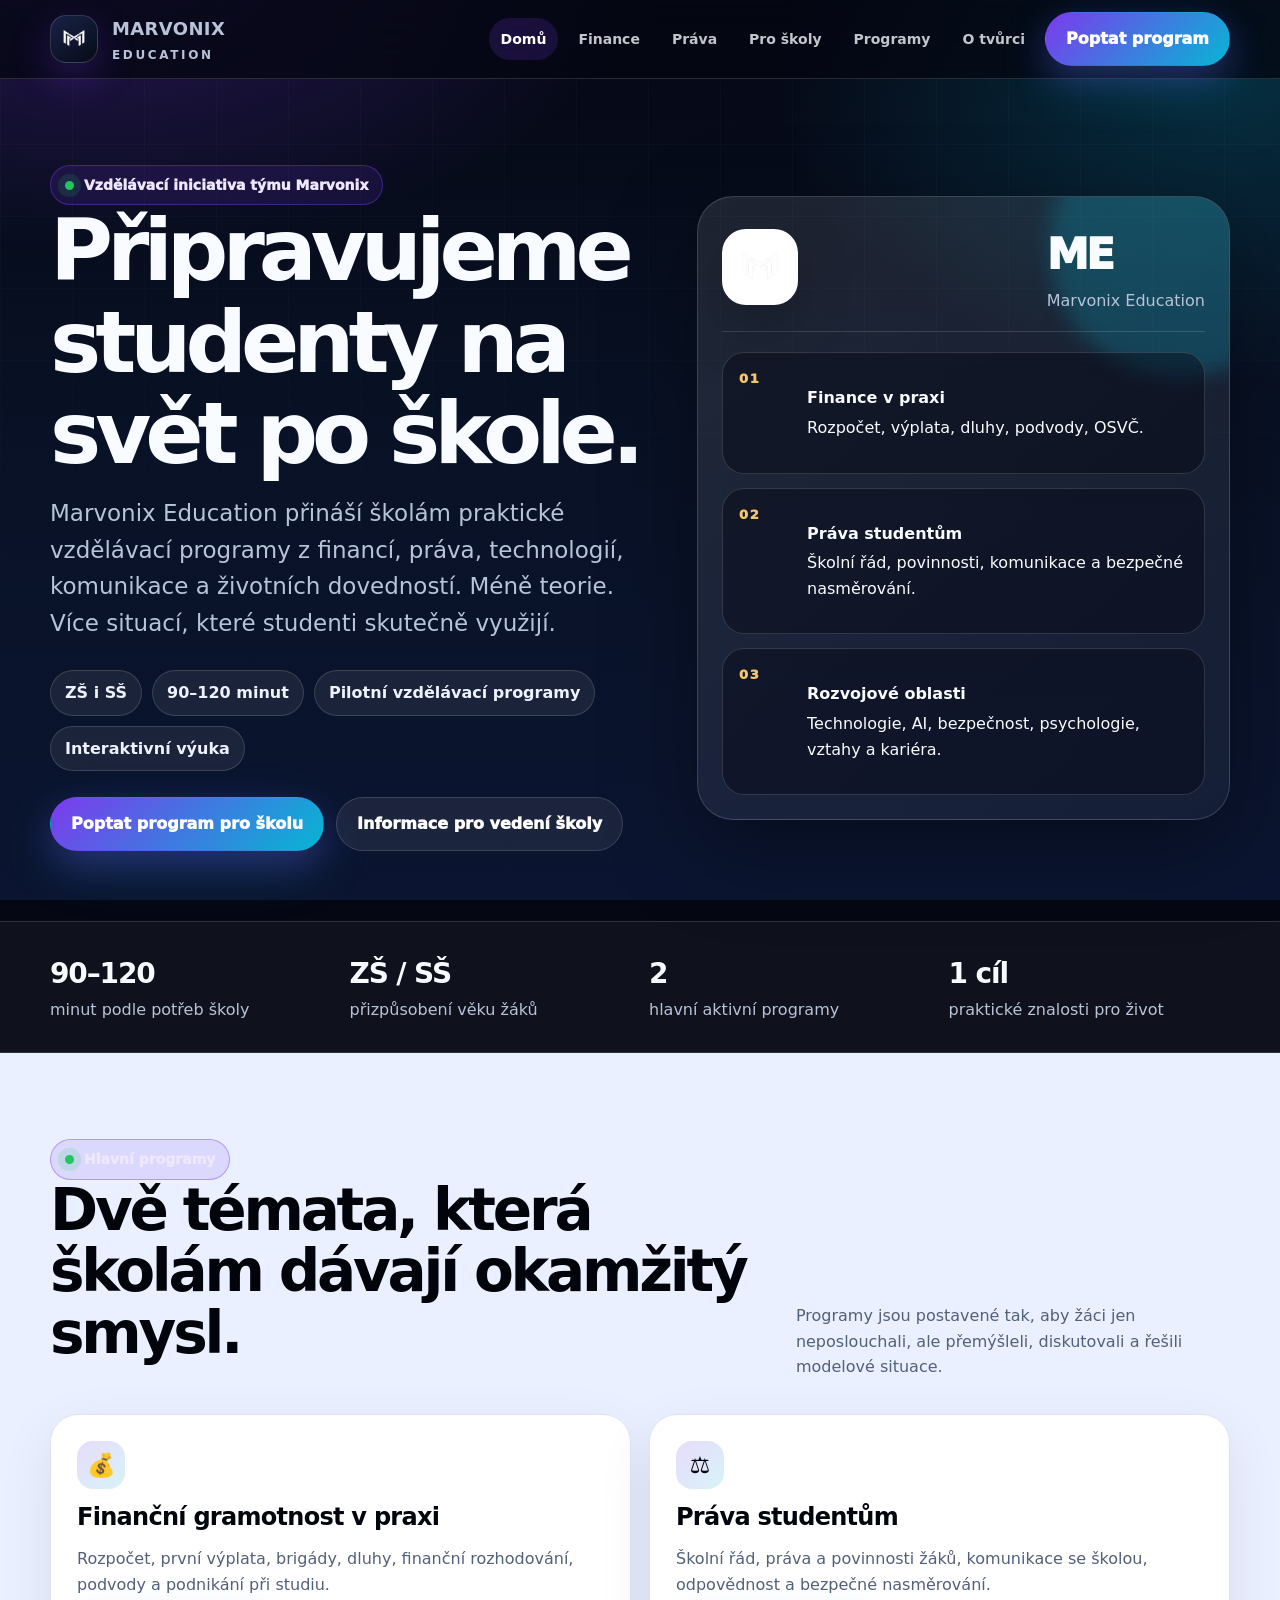
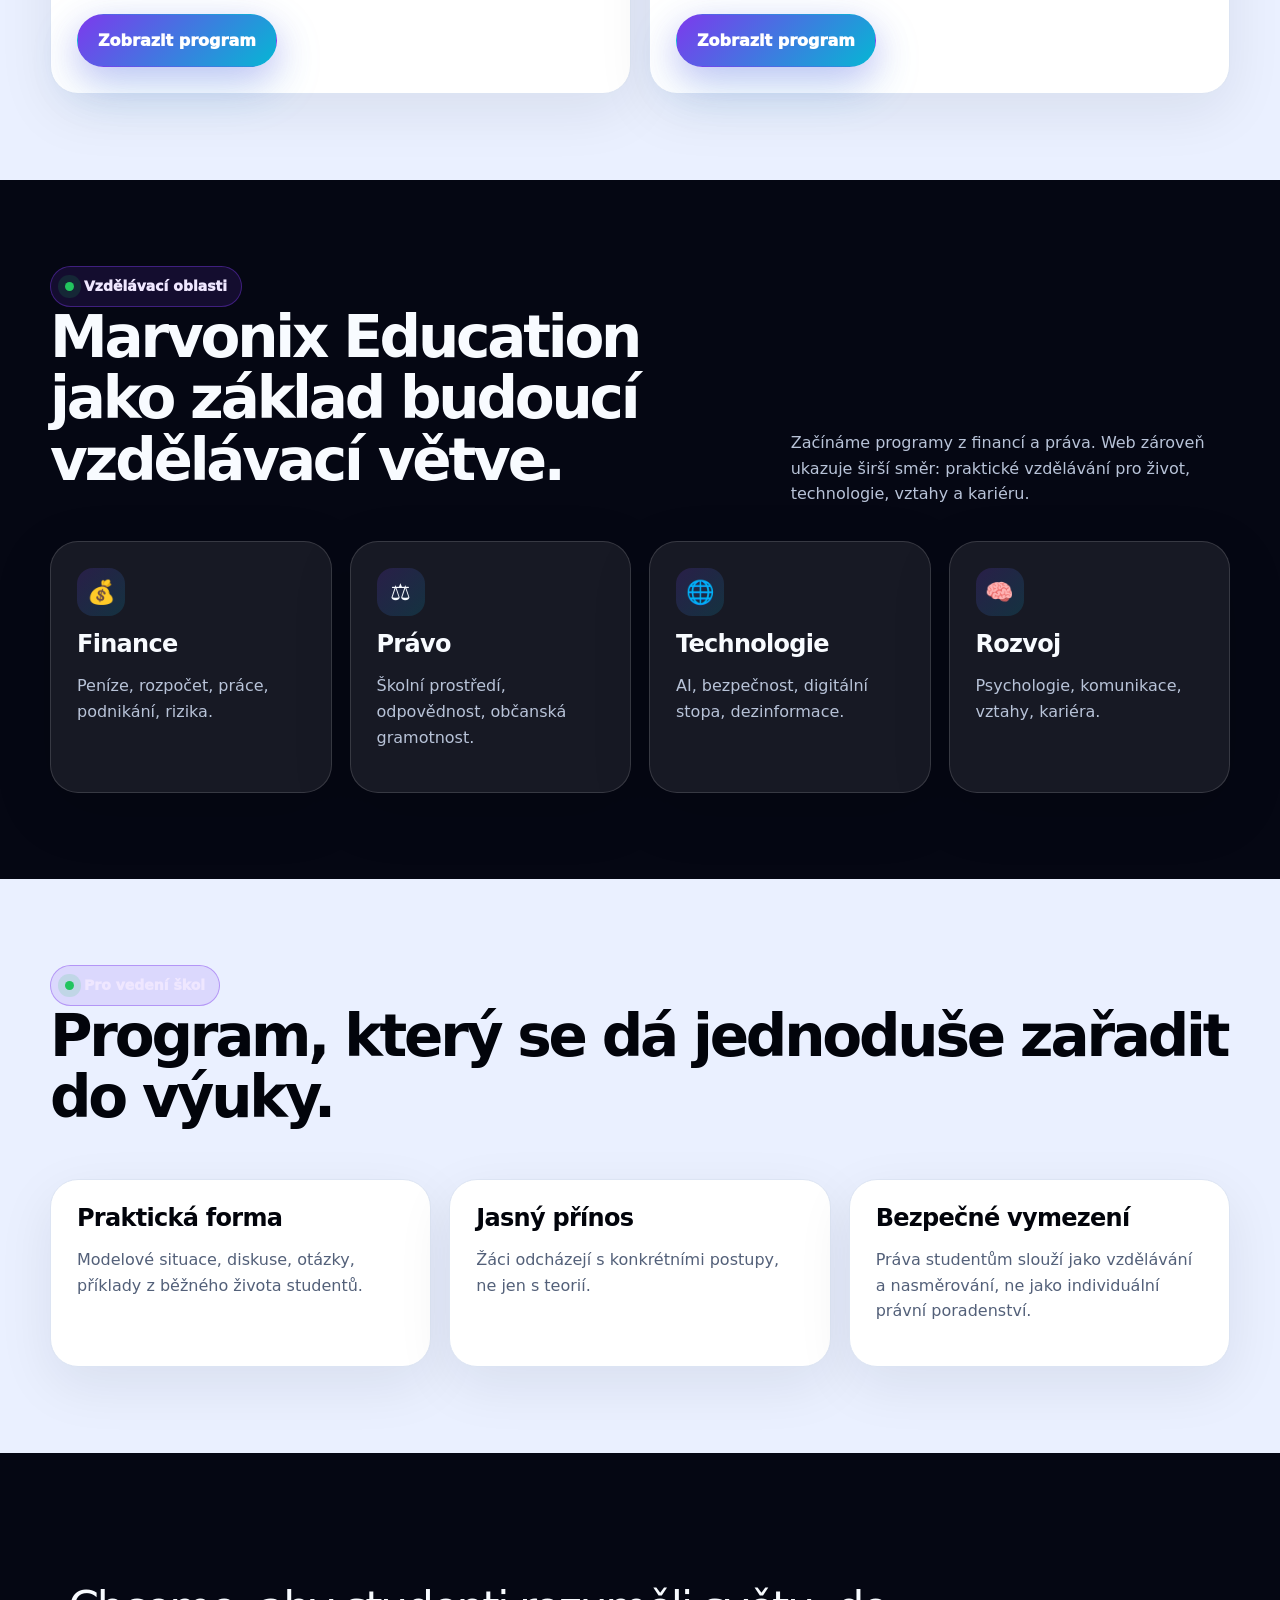
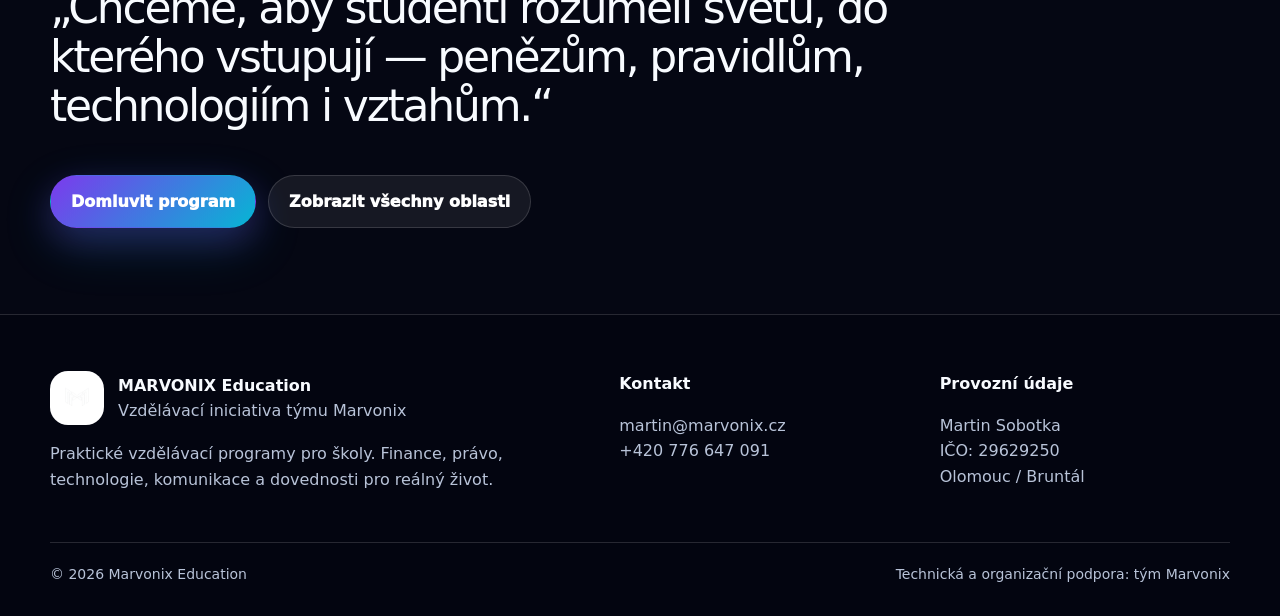
<file: index.html>
<!doctype html><html lang="cs"><head><meta charset="utf-8"><meta name="viewport" content="width=device-width,initial-scale=1,viewport-fit=cover"><title>Marvonix Education | Praktické programy pro školy</title><meta name="description" content="Marvonix Education je vzdělávací iniciativa týmu Marvonix. Přináší školám interaktivní programy z financí, práva, technologií a životních dovedností."><meta name="robots" content="index, follow, max-image-preview:large"><meta name="theme-color" content="#050713"><link rel="canonical" href="https://education.marvonix.cz/"><meta property="og:type" content="website"><meta property="og:locale" content="cs_CZ"><meta property="og:site_name" content="Marvonix Education"><meta property="og:title" content="Marvonix Education | Praktické programy pro školy"><meta property="og:description" content="Marvonix Education je vzdělávací iniciativa týmu Marvonix. Přináší školám interaktivní programy z financí, práva, technologií a životních dovedností."><meta property="og:image" content="https://education.marvonix.cz/android-chrome-512x512.png"><meta name="twitter:card" content="summary_large_image"><link rel="icon" href="favicon.ico" sizes="any"><link rel="icon" type="image/png" sizes="32x32" href="favicon-32x32.png"><link rel="icon" type="image/png" sizes="16x16" href="favicon-16x16.png"><link rel="apple-touch-icon" href="apple-touch-icon.png"><link rel="manifest" href="site.webmanifest"><meta http-equiv="Content-Security-Policy" content="default-src 'self'; img-src 'self' data:; style-src 'self' 'unsafe-inline'; script-src 'self' 'unsafe-inline'; base-uri 'self'; form-action 'self' mailto:; frame-ancestors 'none'; upgrade-insecure-requests"><meta http-equiv="X-Content-Type-Options" content="nosniff"><meta name="referrer" content="strict-origin-when-cross-origin"><style>
:root{--bg:#050713;--bg2:#081124;--card:#0c1530;--card2:#111d3e;--text:#f8fbff;--muted:#b8c3d8;--soft:#eaf0ff;--line:rgba(255,255,255,.14);--brand:#7c3aed;--brand2:#06b6d4;--accent:#22c55e;--gold:#f5c76b;--dark:#02040b;--max:1180px;--r:28px;--shadow:0 28px 90px rgba(0,0,0,.34)}*{box-sizing:border-box}html{scroll-behavior:smooth}body{margin:0;font-family:Inter,ui-sans-serif,system-ui,-apple-system,BlinkMacSystemFont,"Segoe UI",Arial,sans-serif;background:var(--bg);color:var(--text);line-height:1.6;overflow-x:hidden}body:before{content:"";position:fixed;inset:0;z-index:-2;background:radial-gradient(900px 520px at 8% -8%,rgba(124,58,237,.32),transparent 62%),radial-gradient(760px 520px at 96% 8%,rgba(6,182,212,.22),transparent 60%),linear-gradient(180deg,#050713 0%,#081124 44%,#0b1531 100%)}body:after{content:"";position:fixed;inset:0;z-index:-1;pointer-events:none;background-image:linear-gradient(rgba(255,255,255,.04) 1px,transparent 1px),linear-gradient(90deg,rgba(255,255,255,.04) 1px,transparent 1px);background-size:72px 72px;mask-image:linear-gradient(to bottom,rgba(0,0,0,.72),transparent 80%)}a{color:inherit;text-decoration:none}img{max-width:100%;display:block}.container{width:min(var(--max),calc(100% - 42px));margin-inline:auto}.skip{position:absolute;left:-999px;top:10px;padding:10px 14px;background:white;color:#000;border-radius:14px;z-index:999}.skip:focus{left:10px}.topbar{position:sticky;top:0;z-index:50;background:rgba(5,7,19,.78);backdrop-filter:blur(20px);border-bottom:1px solid var(--line)}.nav{min-height:78px;display:flex;align-items:center;justify-content:space-between;gap:20px}.brand{display:flex;align-items:center;gap:14px}.brand img{width:48px;height:48px;border-radius:16px;background:linear-gradient(145deg,#182247,#070b18);border:1px solid rgba(255,255,255,.16);box-shadow:0 14px 38px rgba(124,58,237,.28);padding:6px}.brand strong{display:block;font-size:18px;letter-spacing:.02em}.brand span{display:block;margin-top:2px;color:var(--muted);font-size:12px;text-transform:uppercase;letter-spacing:.22em;font-weight:900}.menu{display:flex;align-items:center;gap:8px}.menu a:not(.btn){font-size:14px;font-weight:850;color:rgba(248,251,255,.78);padding:10px 12px;border-radius:999px}.menu a:hover,.menu a.active{color:#fff;background:rgba(124,58,237,.18)}.btn{display:inline-flex;align-items:center;justify-content:center;gap:9px;border-radius:999px;padding:13px 20px;font-weight:950;border:1px solid transparent;transition:.18s ease}.btn:hover{transform:translateY(-2px)}.btn.primary{background:linear-gradient(135deg,var(--brand),var(--brand2));color:white;box-shadow:0 18px 52px rgba(6,182,212,.18),0 12px 34px rgba(124,58,237,.28)}.btn.ghost{border-color:var(--line);background:rgba(255,255,255,.07);color:white}.hamb{display:none;border:1px solid var(--line);background:rgba(255,255,255,.08);color:#fff;border-radius:14px;padding:9px 13px;font-size:21px}.hero{padding:86px 0 70px}.hero-grid{display:grid;grid-template-columns:1.05fr .95fr;gap:58px;align-items:center}.eyebrow{display:inline-flex;align-items:center;gap:10px;border:1px solid rgba(124,58,237,.42);background:rgba(124,58,237,.13);border-radius:999px;padding:8px 14px;color:#efe7ff;font-weight:950;font-size:14px}.dot{width:9px;height:9px;border-radius:50%;background:var(--accent);box-shadow:0 0 0 7px rgba(34,197,94,.14)}h1,h2,h3{margin:0 0 16px;line-height:1.06}h1{font-size:clamp(42px,7vw,86px);letter-spacing:-.07em;max-width:950px}h2{font-size:clamp(32px,4.6vw,58px);letter-spacing:-.055em}h3{font-size:24px;letter-spacing:-.03em}.lead{font-size:clamp(18px,2vw,23px);color:var(--muted);margin:0 0 28px;max-width:840px}.muted{color:var(--muted)}.badges{display:flex;gap:10px;flex-wrap:wrap;margin:26px 0}.badge{border:1px solid var(--line);background:rgba(255,255,255,.07);border-radius:999px;padding:9px 14px;color:#eef2ff;font-weight:850}.actions{display:flex;gap:12px;flex-wrap:wrap}.hero-panel{border:1px solid rgba(255,255,255,.16);background:linear-gradient(145deg,rgba(255,255,255,.10),rgba(255,255,255,.045));box-shadow:var(--shadow);border-radius:36px;padding:24px;position:relative;overflow:hidden}.hero-panel:before{content:"";position:absolute;inset:-80px -80px auto auto;width:260px;height:260px;border-radius:50%;background:rgba(6,182,212,.22);filter:blur(10px)}.panel-top{display:flex;align-items:center;justify-content:space-between;gap:18px;padding-bottom:18px;border-bottom:1px solid var(--line);position:relative}.panel-logo{width:76px;height:76px;border-radius:24px;background:#fff;object-fit:contain;padding:10px;box-shadow:0 22px 55px rgba(0,0,0,.24)}.kpi{font-weight:950;font-size:42px;letter-spacing:-.06em}.panel-list{display:grid;gap:14px;margin-top:20px;position:relative}.panel-item{display:grid;grid-template-columns:54px 1fr;gap:14px;align-items:start;padding:16px;border:1px solid var(--line);border-radius:22px;background:rgba(5,7,19,.42)}.num{color:var(--gold);font-size:13px;font-weight:950;letter-spacing:.12em}.panel-item strong{display:block;margin-bottom:4px}.section{padding:86px 0}.section.light{background:var(--soft);color:var(--dark)}.section.light .muted{color:#536079}.section-head{display:flex;justify-content:space-between;align-items:end;gap:28px;margin-bottom:34px}.section-head p{max-width:650px;margin:0}.grid{display:grid;gap:18px}.grid.two{grid-template-columns:repeat(2,minmax(0,1fr))}.grid.three{grid-template-columns:repeat(3,minmax(0,1fr))}.grid.four{grid-template-columns:repeat(4,minmax(0,1fr))}.card{border:1px solid var(--line);background:rgba(255,255,255,.075);border-radius:var(--r);padding:26px;box-shadow:0 18px 60px rgba(0,0,0,.13)}.light .card{background:#fff;border-color:#dce4f3;box-shadow:0 18px 55px rgba(15,23,42,.08)}.icon{width:48px;height:48px;display:grid;place-items:center;border-radius:16px;background:linear-gradient(135deg,rgba(124,58,237,.18),rgba(6,182,212,.16));margin-bottom:16px;font-size:23px}.card ul,.content ul{padding-left:20px;margin:14px 0 0}.card li,.content li{margin:7px 0}.strip{border-block:1px solid var(--line);background:rgba(255,255,255,.045);padding:30px 0}.strip-grid{display:grid;grid-template-columns:repeat(4,1fr);gap:18px}.strip strong{display:block;font-size:28px;letter-spacing:-.04em}.program{display:grid;grid-template-columns:.7fr 1.3fr;gap:24px;align-items:start}.program .mark{font-size:46px}.timeline{counter-reset:item;display:grid;gap:14px}.step{counter-increment:item;display:grid;grid-template-columns:54px 1fr;gap:16px;padding:18px;border-radius:22px;border:1px solid var(--line);background:rgba(255,255,255,.06)}.step:before{content:counter(item,decimal-leading-zero);font-weight:950;color:var(--gold)}.quote{font-size:clamp(24px,4vw,44px);letter-spacing:-.05em;line-height:1.12;max-width:980px}.footer{padding:56px 0 30px;background:#030510;border-top:1px solid var(--line)}.foot-grid{display:grid;grid-template-columns:1.3fr .7fr .7fr;gap:30px}.foot-brand{display:flex;gap:14px;align-items:center;margin-bottom:14px}.foot-brand img{width:54px;height:54px;border-radius:18px;background:#fff;padding:8px}.footer a{color:var(--muted)}.footer a:hover{color:white}.subfooter{margin-top:34px;padding-top:20px;border-top:1px solid var(--line);display:flex;justify-content:space-between;gap:18px;flex-wrap:wrap;color:var(--muted);font-size:14px}.content{max-width:880px}.page-hero{padding:72px 0 42px}.contact-box{display:grid;grid-template-columns:.9fr 1.1fr;gap:22px}.form{display:grid;gap:12px}.input,textarea{width:100%;border:1px solid #dce4f3;border-radius:16px;padding:13px 14px;font:inherit}textarea{min-height:150px}.notice{border-left:4px solid var(--brand2);background:rgba(6,182,212,.08);padding:18px;border-radius:18px;color:var(--muted)}.light .notice{color:#536079;background:#eef9ff}.blog-list{display:grid;gap:16px}.blog-list a{display:block;padding:18px;border-radius:20px;border:1px solid var(--line);background:rgba(255,255,255,.06)}@media(max-width:980px){.menu{position:fixed;left:18px;right:18px;top:86px;display:none;flex-direction:column;align-items:stretch;background:rgba(5,7,19,.96);border:1px solid var(--line);border-radius:24px;padding:16px;box-shadow:var(--shadow)}.menu.open{display:flex}.menu a{width:100%;text-align:center}.hamb{display:block}.hero-grid,.grid.two,.grid.three,.grid.four,.program,.contact-box,.foot-grid{grid-template-columns:1fr}.hero{padding-top:56px}.section-head{display:block}.strip-grid{grid-template-columns:repeat(2,1fr)}.brand strong{font-size:16px}}@media(max-width:560px){.container{width:min(100% - 28px,var(--max))}.nav{min-height:68px}.brand img{width:42px;height:42px}.brand span{font-size:10px}.hero{padding:42px 0 56px}h1{font-size:42px}.lead{font-size:17px}.btn{width:100%;padding:13px 16px}.hero-panel{padding:16px;border-radius:26px}.panel-item{grid-template-columns:1fr}.strip-grid{grid-template-columns:1fr}.section{padding:62px 0}.card{padding:22px}.subfooter{display:block}.topbar{position:sticky}}
</style><script type="application/ld+json">{"@context":"https://schema.org","@type":"EducationalOrganization","name":"Marvonix Education","description":"Vzdělávací iniciativa týmu Marvonix pro školy.","founder":{"@type":"Person","name":"Martin Sobotka"},"email":"martin@marvonix.cz","telephone":"+420776647091","url":"https://education.marvonix.cz"}</script></head><body><a class="skip" href="#obsah">Přejít na obsah</a><header class="topbar"><div class="container nav"><a class="brand" href="index.html" aria-label="Marvonix Education domů"><img src="android-chrome-192x192.png" alt=""><span><strong>MARVONIX</strong><span>Education</span></span></a><nav class="menu" data-nav aria-label="Hlavní navigace"><a class="active" href="index.html">Domů</a><a class="" href="programy/financni-gramotnost.html">Finance</a><a class="" href="programy/prava-studentum.html">Práva</a><a class="" href="pro-skoly/index.html">Pro školy</a><a class="" href="projekty/index.html">Programy</a><a class="" href="o-tvurci/index.html">O tvůrci</a><a class="btn primary" href="kontakt/index.html">Poptat program</a></nav><button class="hamb" data-menu aria-label="Otevřít menu" aria-expanded="false">☰</button></div></header><main id="obsah"><section class="hero"><div class="container hero-grid"><div><span class="eyebrow"><span class="dot"></span> Vzdělávací iniciativa týmu Marvonix</span><h1>Připravujeme studenty na svět po škole.</h1><p class="lead">Marvonix Education přináší školám praktické vzdělávací programy z financí, práva, technologií, komunikace a životních dovedností. Méně teorie. Více situací, které studenti skutečně využijí.</p><div class="badges"><span class="badge">ZŠ i SŠ</span><span class="badge">90–120 minut</span><span class="badge">Pilotní vzdělávací programy</span><span class="badge">Interaktivní výuka</span></div><div class="actions"><a class="btn primary" href="kontakt/index.html">Poptat program pro školu</a><a class="btn ghost" href="pro-skoly/index.html">Informace pro vedení školy</a></div></div><aside class="hero-panel"><div class="panel-top"><img class="panel-logo" src="android-chrome-192x192.png" alt="Logo Marvonix"><div><div class="kpi">ME</div><div class="muted">Marvonix Education</div></div></div><div class="panel-list"><div class="panel-item"><span class="num">01</span><p><strong>Finance v praxi</strong> Rozpočet, výplata, dluhy, podvody, OSVČ.</p></div><div class="panel-item"><span class="num">02</span><p><strong>Práva studentům</strong> Školní řád, povinnosti, komunikace a bezpečné nasměrování.</p></div><div class="panel-item"><span class="num">03</span><p><strong>Rozvojové oblasti</strong> Technologie, AI, bezpečnost, psychologie, vztahy a kariéra.</p></div></div></aside></div></section><section class="strip"><div class="container strip-grid"><div><strong>90–120</strong><span class="muted">minut podle potřeb školy</span></div><div><strong>ZŠ / SŠ</strong><span class="muted">přizpůsobení věku žáků</span></div><div><strong>2</strong><span class="muted">hlavní aktivní programy</span></div><div><strong>1 cíl</strong><span class="muted">praktické znalosti pro život</span></div></div></section><section class="section light"><div class="container"><div class="section-head"><div><span class="eyebrow"><span class="dot"></span> Hlavní programy</span><h2>Dvě témata, která školám dávají okamžitý smysl.</h2></div><p class="muted">Programy jsou postavené tak, aby žáci jen neposlouchali, ale přemýšleli, diskutovali a řešili modelové situace.</p></div><div class="grid two"><article class="card"><div class="icon">💰</div><h3>Finanční gramotnost v praxi</h3><p class="muted">Rozpočet, první výplata, brigády, dluhy, finanční rozhodování, podvody a podnikání při studiu.</p><a class="btn primary" href="programy/financni-gramotnost.html">Zobrazit program</a></article><article class="card"><div class="icon">⚖️</div><h3>Práva studentům</h3><p class="muted">Školní řád, práva a povinnosti žáků, komunikace se školou, odpovědnost a bezpečné nasměrování.</p><a class="btn primary" href="programy/prava-studentum.html">Zobrazit program</a></article></div></div></section><section class="section"><div class="container"><div class="section-head"><div><span class="eyebrow"><span class="dot"></span> Vzdělávací oblasti</span><h2>Marvonix Education jako základ budoucí vzdělávací větve.</h2></div><p class="muted">Začínáme programy z financí a práva. Web zároveň ukazuje širší směr: praktické vzdělávání pro život, technologie, vztahy a kariéru.</p></div><div class="grid four"><div class="card"><div class="icon">💰</div><h3>Finance</h3><p class="muted">Peníze, rozpočet, práce, podnikání, rizika.</p></div><div class="card"><div class="icon">⚖️</div><h3>Právo</h3><p class="muted">Školní prostředí, odpovědnost, občanská gramotnost.</p></div><div class="card"><div class="icon">🌐</div><h3>Technologie</h3><p class="muted">AI, bezpečnost, digitální stopa, dezinformace.</p></div><div class="card"><div class="icon">🧠</div><h3>Rozvoj</h3><p class="muted">Psychologie, komunikace, vztahy, kariéra.</p></div></div></div></section><section class="section light"><div class="container"><div class="section-head"><div><span class="eyebrow"><span class="dot"></span> Pro vedení škol</span><h2>Program, který se dá jednoduše zařadit do výuky.</h2></div></div><div class="grid three"><div class="card"><h3>Praktická forma</h3><p class="muted">Modelové situace, diskuse, otázky, příklady z běžného života studentů.</p></div><div class="card"><h3>Jasný přínos</h3><p class="muted">Žáci odcházejí s konkrétními postupy, ne jen s teorií.</p></div><div class="card"><h3>Bezpečné vymezení</h3><p class="muted">Práva studentům slouží jako vzdělávání a nasměrování, ne jako individuální právní poradenství.</p></div></div></div></section><section class="section"><div class="container"><p class="quote">„Chceme, aby studenti rozuměli světu, do kterého vstupují — penězům, pravidlům, technologiím i vztahům.“</p><div class="actions"><a class="btn primary" href="kontakt/index.html">Domluvit program</a><a class="btn ghost" href="projekty/index.html">Zobrazit všechny oblasti</a></div></div></section></main><footer class="footer"><div class="container"><div class="foot-grid"><div><div class="foot-brand"><img src="android-chrome-192x192.png" alt=""><div><strong>MARVONIX Education</strong><div class="muted">Vzdělávací iniciativa týmu Marvonix</div></div></div><p class="muted">Praktické vzdělávací programy pro školy. Finance, právo, technologie, komunikace a dovednosti pro reálný život.</p></div><div><strong>Kontakt</strong><p><a href="mailto:martin@marvonix.cz">martin@marvonix.cz</a><br><a href="tel:+420776647091">+420 776 647 091</a></p></div><div><strong>Provozní údaje</strong><p class="muted">Martin Sobotka<br>IČO: 29629250<br>Olomouc / Bruntál</p></div></div><div class="subfooter"><span>© 2026 Marvonix Education</span><span>Technická a organizační podpora: tým Marvonix</span></div></div></footer><script>document.addEventListener('DOMContentLoaded',()=>{const b=document.querySelector('[data-menu]'),m=document.querySelector('[data-nav]');if(b&&m){b.addEventListener('click',()=>{const open=m.classList.toggle('open');b.setAttribute('aria-expanded',open?'true':'false')});m.querySelectorAll('a').forEach(a=>a.addEventListener('click',()=>{m.classList.remove('open');b.setAttribute('aria-expanded','false')}))}});</script></body></html>
</file>
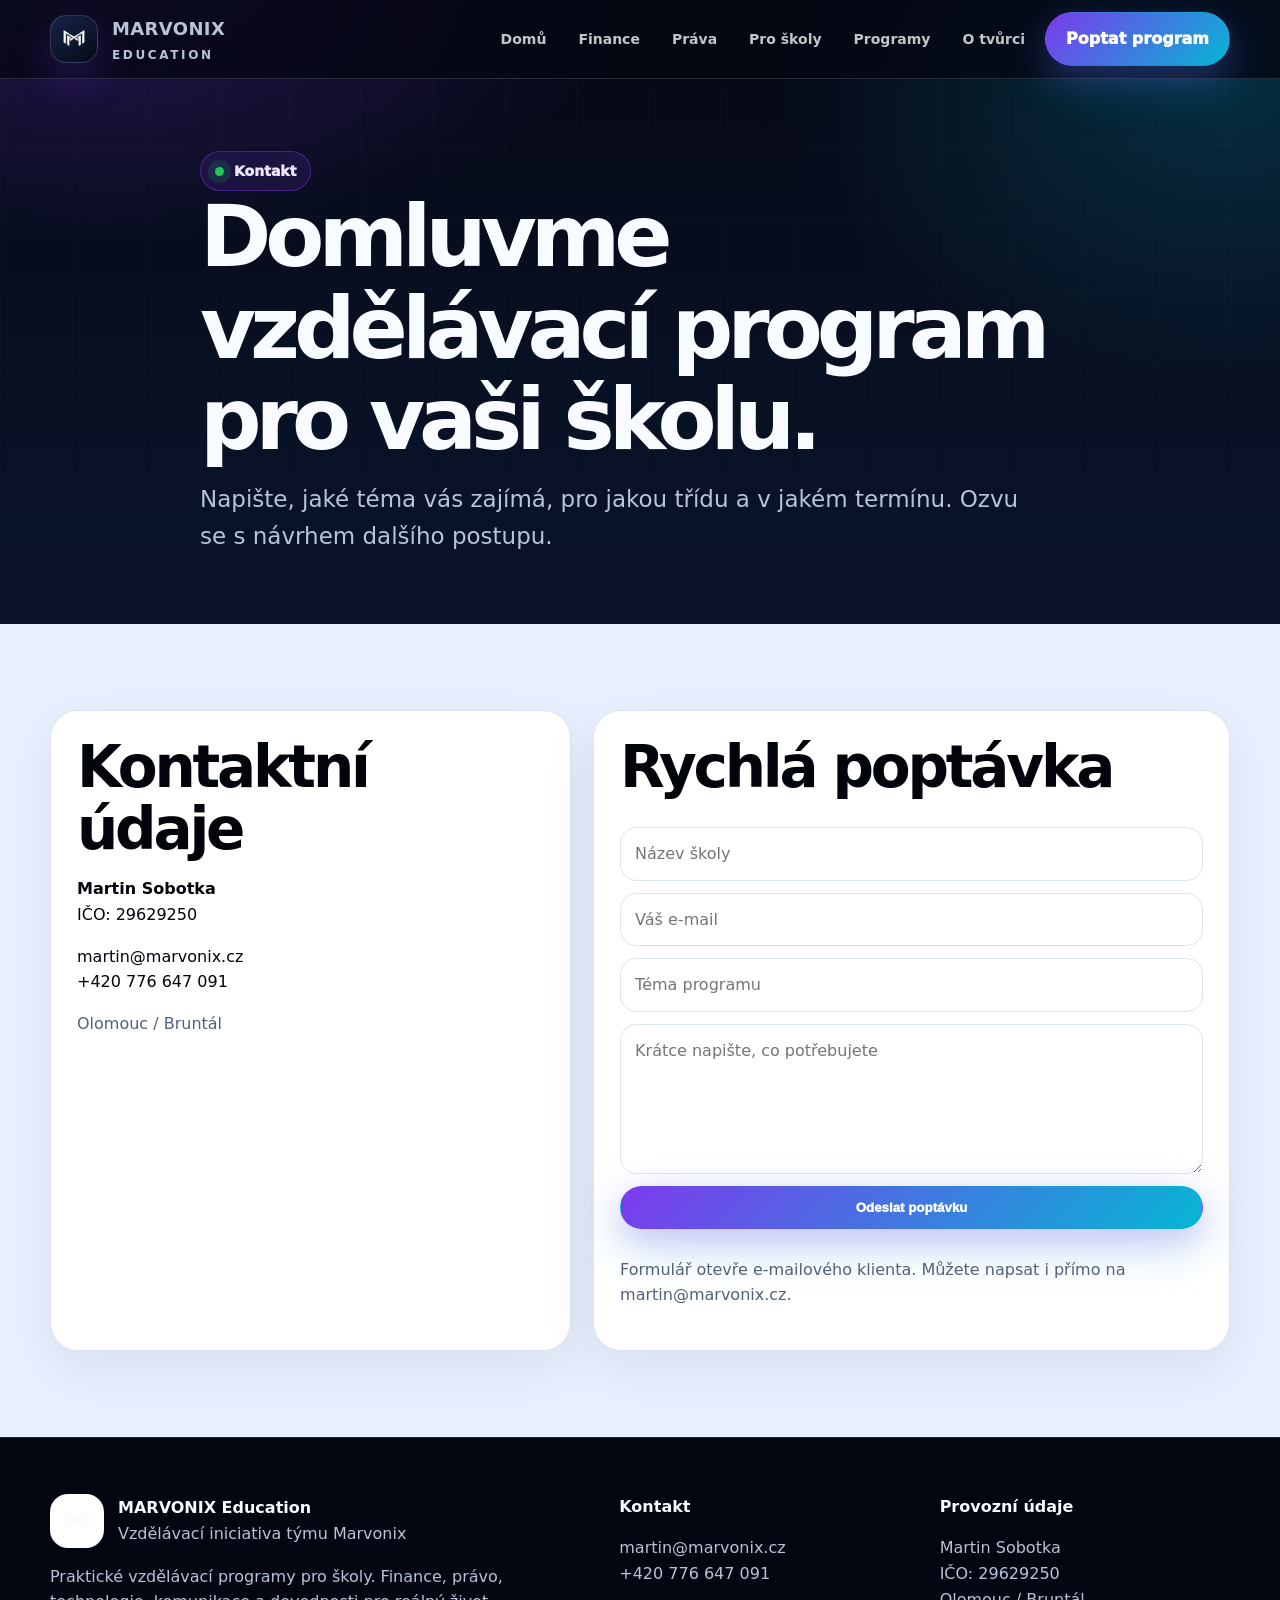
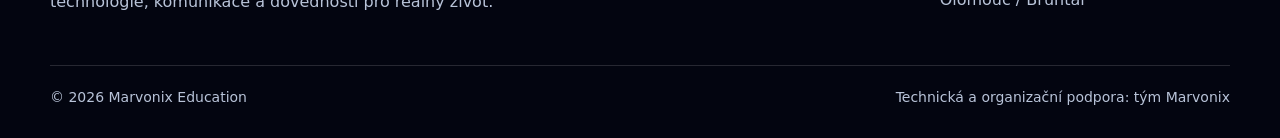
<file: kontakt/index.html>
<!doctype html><html lang="cs"><head><meta charset="utf-8"><meta name="viewport" content="width=device-width,initial-scale=1,viewport-fit=cover"><title>Kontakt | Marvonix Education</title><meta name="description" content="Kontakt pro školy a zájemce o vzdělávací programy Marvonix Education."><meta name="robots" content="index, follow, max-image-preview:large"><meta name="theme-color" content="#050713"><link rel="canonical" href="https://education.marvonix.cz/kontakt/index.html"><meta property="og:type" content="website"><meta property="og:locale" content="cs_CZ"><meta property="og:site_name" content="Marvonix Education"><meta property="og:title" content="Kontakt | Marvonix Education"><meta property="og:description" content="Kontakt pro školy a zájemce o vzdělávací programy Marvonix Education."><meta property="og:image" content="https://education.marvonix.cz/android-chrome-512x512.png"><meta name="twitter:card" content="summary_large_image"><link rel="icon" href="../favicon.ico" sizes="any"><link rel="icon" type="image/png" sizes="32x32" href="../favicon-32x32.png"><link rel="icon" type="image/png" sizes="16x16" href="../favicon-16x16.png"><link rel="apple-touch-icon" href="../apple-touch-icon.png"><link rel="manifest" href="../site.webmanifest"><meta http-equiv="Content-Security-Policy" content="default-src 'self'; img-src 'self' data:; style-src 'self' 'unsafe-inline'; script-src 'self' 'unsafe-inline'; base-uri 'self'; form-action 'self' mailto:; frame-ancestors 'none'; upgrade-insecure-requests"><meta http-equiv="X-Content-Type-Options" content="nosniff"><meta name="referrer" content="strict-origin-when-cross-origin"><style>
:root{--bg:#050713;--bg2:#081124;--card:#0c1530;--card2:#111d3e;--text:#f8fbff;--muted:#b8c3d8;--soft:#eaf0ff;--line:rgba(255,255,255,.14);--brand:#7c3aed;--brand2:#06b6d4;--accent:#22c55e;--gold:#f5c76b;--dark:#02040b;--max:1180px;--r:28px;--shadow:0 28px 90px rgba(0,0,0,.34)}*{box-sizing:border-box}html{scroll-behavior:smooth}body{margin:0;font-family:Inter,ui-sans-serif,system-ui,-apple-system,BlinkMacSystemFont,"Segoe UI",Arial,sans-serif;background:var(--bg);color:var(--text);line-height:1.6;overflow-x:hidden}body:before{content:"";position:fixed;inset:0;z-index:-2;background:radial-gradient(900px 520px at 8% -8%,rgba(124,58,237,.32),transparent 62%),radial-gradient(760px 520px at 96% 8%,rgba(6,182,212,.22),transparent 60%),linear-gradient(180deg,#050713 0%,#081124 44%,#0b1531 100%)}body:after{content:"";position:fixed;inset:0;z-index:-1;pointer-events:none;background-image:linear-gradient(rgba(255,255,255,.04) 1px,transparent 1px),linear-gradient(90deg,rgba(255,255,255,.04) 1px,transparent 1px);background-size:72px 72px;mask-image:linear-gradient(to bottom,rgba(0,0,0,.72),transparent 80%)}a{color:inherit;text-decoration:none}img{max-width:100%;display:block}.container{width:min(var(--max),calc(100% - 42px));margin-inline:auto}.skip{position:absolute;left:-999px;top:10px;padding:10px 14px;background:white;color:#000;border-radius:14px;z-index:999}.skip:focus{left:10px}.topbar{position:sticky;top:0;z-index:50;background:rgba(5,7,19,.78);backdrop-filter:blur(20px);border-bottom:1px solid var(--line)}.nav{min-height:78px;display:flex;align-items:center;justify-content:space-between;gap:20px}.brand{display:flex;align-items:center;gap:14px}.brand img{width:48px;height:48px;border-radius:16px;background:linear-gradient(145deg,#182247,#070b18);border:1px solid rgba(255,255,255,.16);box-shadow:0 14px 38px rgba(124,58,237,.28);padding:6px}.brand strong{display:block;font-size:18px;letter-spacing:.02em}.brand span{display:block;margin-top:2px;color:var(--muted);font-size:12px;text-transform:uppercase;letter-spacing:.22em;font-weight:900}.menu{display:flex;align-items:center;gap:8px}.menu a:not(.btn){font-size:14px;font-weight:850;color:rgba(248,251,255,.78);padding:10px 12px;border-radius:999px}.menu a:hover,.menu a.active{color:#fff;background:rgba(124,58,237,.18)}.btn{display:inline-flex;align-items:center;justify-content:center;gap:9px;border-radius:999px;padding:13px 20px;font-weight:950;border:1px solid transparent;transition:.18s ease}.btn:hover{transform:translateY(-2px)}.btn.primary{background:linear-gradient(135deg,var(--brand),var(--brand2));color:white;box-shadow:0 18px 52px rgba(6,182,212,.18),0 12px 34px rgba(124,58,237,.28)}.btn.ghost{border-color:var(--line);background:rgba(255,255,255,.07);color:white}.hamb{display:none;border:1px solid var(--line);background:rgba(255,255,255,.08);color:#fff;border-radius:14px;padding:9px 13px;font-size:21px}.hero{padding:86px 0 70px}.hero-grid{display:grid;grid-template-columns:1.05fr .95fr;gap:58px;align-items:center}.eyebrow{display:inline-flex;align-items:center;gap:10px;border:1px solid rgba(124,58,237,.42);background:rgba(124,58,237,.13);border-radius:999px;padding:8px 14px;color:#efe7ff;font-weight:950;font-size:14px}.dot{width:9px;height:9px;border-radius:50%;background:var(--accent);box-shadow:0 0 0 7px rgba(34,197,94,.14)}h1,h2,h3{margin:0 0 16px;line-height:1.06}h1{font-size:clamp(42px,7vw,86px);letter-spacing:-.07em;max-width:950px}h2{font-size:clamp(32px,4.6vw,58px);letter-spacing:-.055em}h3{font-size:24px;letter-spacing:-.03em}.lead{font-size:clamp(18px,2vw,23px);color:var(--muted);margin:0 0 28px;max-width:840px}.muted{color:var(--muted)}.badges{display:flex;gap:10px;flex-wrap:wrap;margin:26px 0}.badge{border:1px solid var(--line);background:rgba(255,255,255,.07);border-radius:999px;padding:9px 14px;color:#eef2ff;font-weight:850}.actions{display:flex;gap:12px;flex-wrap:wrap}.hero-panel{border:1px solid rgba(255,255,255,.16);background:linear-gradient(145deg,rgba(255,255,255,.10),rgba(255,255,255,.045));box-shadow:var(--shadow);border-radius:36px;padding:24px;position:relative;overflow:hidden}.hero-panel:before{content:"";position:absolute;inset:-80px -80px auto auto;width:260px;height:260px;border-radius:50%;background:rgba(6,182,212,.22);filter:blur(10px)}.panel-top{display:flex;align-items:center;justify-content:space-between;gap:18px;padding-bottom:18px;border-bottom:1px solid var(--line);position:relative}.panel-logo{width:76px;height:76px;border-radius:24px;background:#fff;object-fit:contain;padding:10px;box-shadow:0 22px 55px rgba(0,0,0,.24)}.kpi{font-weight:950;font-size:42px;letter-spacing:-.06em}.panel-list{display:grid;gap:14px;margin-top:20px;position:relative}.panel-item{display:grid;grid-template-columns:54px 1fr;gap:14px;align-items:start;padding:16px;border:1px solid var(--line);border-radius:22px;background:rgba(5,7,19,.42)}.num{color:var(--gold);font-size:13px;font-weight:950;letter-spacing:.12em}.panel-item strong{display:block;margin-bottom:4px}.section{padding:86px 0}.section.light{background:var(--soft);color:var(--dark)}.section.light .muted{color:#536079}.section-head{display:flex;justify-content:space-between;align-items:end;gap:28px;margin-bottom:34px}.section-head p{max-width:650px;margin:0}.grid{display:grid;gap:18px}.grid.two{grid-template-columns:repeat(2,minmax(0,1fr))}.grid.three{grid-template-columns:repeat(3,minmax(0,1fr))}.grid.four{grid-template-columns:repeat(4,minmax(0,1fr))}.card{border:1px solid var(--line);background:rgba(255,255,255,.075);border-radius:var(--r);padding:26px;box-shadow:0 18px 60px rgba(0,0,0,.13)}.light .card{background:#fff;border-color:#dce4f3;box-shadow:0 18px 55px rgba(15,23,42,.08)}.icon{width:48px;height:48px;display:grid;place-items:center;border-radius:16px;background:linear-gradient(135deg,rgba(124,58,237,.18),rgba(6,182,212,.16));margin-bottom:16px;font-size:23px}.card ul,.content ul{padding-left:20px;margin:14px 0 0}.card li,.content li{margin:7px 0}.strip{border-block:1px solid var(--line);background:rgba(255,255,255,.045);padding:30px 0}.strip-grid{display:grid;grid-template-columns:repeat(4,1fr);gap:18px}.strip strong{display:block;font-size:28px;letter-spacing:-.04em}.program{display:grid;grid-template-columns:.7fr 1.3fr;gap:24px;align-items:start}.program .mark{font-size:46px}.timeline{counter-reset:item;display:grid;gap:14px}.step{counter-increment:item;display:grid;grid-template-columns:54px 1fr;gap:16px;padding:18px;border-radius:22px;border:1px solid var(--line);background:rgba(255,255,255,.06)}.step:before{content:counter(item,decimal-leading-zero);font-weight:950;color:var(--gold)}.quote{font-size:clamp(24px,4vw,44px);letter-spacing:-.05em;line-height:1.12;max-width:980px}.footer{padding:56px 0 30px;background:#030510;border-top:1px solid var(--line)}.foot-grid{display:grid;grid-template-columns:1.3fr .7fr .7fr;gap:30px}.foot-brand{display:flex;gap:14px;align-items:center;margin-bottom:14px}.foot-brand img{width:54px;height:54px;border-radius:18px;background:#fff;padding:8px}.footer a{color:var(--muted)}.footer a:hover{color:white}.subfooter{margin-top:34px;padding-top:20px;border-top:1px solid var(--line);display:flex;justify-content:space-between;gap:18px;flex-wrap:wrap;color:var(--muted);font-size:14px}.content{max-width:880px}.page-hero{padding:72px 0 42px}.contact-box{display:grid;grid-template-columns:.9fr 1.1fr;gap:22px}.form{display:grid;gap:12px}.input,textarea{width:100%;border:1px solid #dce4f3;border-radius:16px;padding:13px 14px;font:inherit}textarea{min-height:150px}.notice{border-left:4px solid var(--brand2);background:rgba(6,182,212,.08);padding:18px;border-radius:18px;color:var(--muted)}.light .notice{color:#536079;background:#eef9ff}.blog-list{display:grid;gap:16px}.blog-list a{display:block;padding:18px;border-radius:20px;border:1px solid var(--line);background:rgba(255,255,255,.06)}@media(max-width:980px){.menu{position:fixed;left:18px;right:18px;top:86px;display:none;flex-direction:column;align-items:stretch;background:rgba(5,7,19,.96);border:1px solid var(--line);border-radius:24px;padding:16px;box-shadow:var(--shadow)}.menu.open{display:flex}.menu a{width:100%;text-align:center}.hamb{display:block}.hero-grid,.grid.two,.grid.three,.grid.four,.program,.contact-box,.foot-grid{grid-template-columns:1fr}.hero{padding-top:56px}.section-head{display:block}.strip-grid{grid-template-columns:repeat(2,1fr)}.brand strong{font-size:16px}}@media(max-width:560px){.container{width:min(100% - 28px,var(--max))}.nav{min-height:68px}.brand img{width:42px;height:42px}.brand span{font-size:10px}.hero{padding:42px 0 56px}h1{font-size:42px}.lead{font-size:17px}.btn{width:100%;padding:13px 16px}.hero-panel{padding:16px;border-radius:26px}.panel-item{grid-template-columns:1fr}.strip-grid{grid-template-columns:1fr}.section{padding:62px 0}.card{padding:22px}.subfooter{display:block}.topbar{position:sticky}}
</style><script type="application/ld+json">{"@context":"https://schema.org","@type":"EducationalOrganization","name":"Marvonix Education","description":"Vzdělávací iniciativa týmu Marvonix pro školy.","founder":{"@type":"Person","name":"Martin Sobotka"},"email":"martin@marvonix.cz","telephone":"+420776647091","url":"https://education.marvonix.cz"}</script></head><body><a class="skip" href="#obsah">Přejít na obsah</a><header class="topbar"><div class="container nav"><a class="brand" href="../index.html" aria-label="Marvonix Education domů"><img src="../android-chrome-192x192.png" alt=""><span><strong>MARVONIX</strong><span>Education</span></span></a><nav class="menu" data-nav aria-label="Hlavní navigace"><a class="" href="../index.html">Domů</a><a class="" href="../programy/financni-gramotnost.html">Finance</a><a class="" href="../programy/prava-studentum.html">Práva</a><a class="" href="../pro-skoly/index.html">Pro školy</a><a class="" href="../projekty/index.html">Programy</a><a class="" href="../o-tvurci/index.html">O tvůrci</a><a class="btn primary" href="../kontakt/index.html">Poptat program</a></nav><button class="hamb" data-menu aria-label="Otevřít menu" aria-expanded="false">☰</button></div></header><main id="obsah"><section class="page-hero"><div class="container content"><span class="eyebrow"><span class="dot"></span> Kontakt</span><h1>Domluvme vzdělávací program pro vaši školu.</h1><p class="lead">Napište, jaké téma vás zajímá, pro jakou třídu a v jakém termínu. Ozvu se s návrhem dalšího postupu.</p></div></section><section class="section light"><div class="container contact-box"><div class="card"><h2>Kontaktní údaje</h2><p><strong>Martin Sobotka</strong><br>IČO: 29629250</p><p><a href="mailto:martin@marvonix.cz">martin@marvonix.cz</a><br><a href="tel:+420776647091">+420 776 647 091</a></p><p class="muted">Olomouc / Bruntál</p></div><form class="card form" action="mailto:martin@marvonix.cz" method="post" enctype="text/plain"><h2>Rychlá poptávka</h2><input class="input" name="skola" placeholder="Název školy" required><input class="input" name="email" type="email" placeholder="Váš e-mail" required><input class="input" name="tema" placeholder="Téma programu"><textarea name="zprava" placeholder="Krátce napište, co potřebujete"></textarea><button class="btn primary" type="submit">Odeslat poptávku</button><p class="muted">Formulář otevře e-mailového klienta. Můžete napsat i přímo na martin@marvonix.cz.</p></form></div></section></main><footer class="footer"><div class="container"><div class="foot-grid"><div><div class="foot-brand"><img src="../android-chrome-192x192.png" alt=""><div><strong>MARVONIX Education</strong><div class="muted">Vzdělávací iniciativa týmu Marvonix</div></div></div><p class="muted">Praktické vzdělávací programy pro školy. Finance, právo, technologie, komunikace a dovednosti pro reálný život.</p></div><div><strong>Kontakt</strong><p><a href="mailto:martin@marvonix.cz">martin@marvonix.cz</a><br><a href="tel:+420776647091">+420 776 647 091</a></p></div><div><strong>Provozní údaje</strong><p class="muted">Martin Sobotka<br>IČO: 29629250<br>Olomouc / Bruntál</p></div></div><div class="subfooter"><span>© 2026 Marvonix Education</span><span>Technická a organizační podpora: tým Marvonix</span></div></div></footer><script>document.addEventListener('DOMContentLoaded',()=>{const b=document.querySelector('[data-menu]'),m=document.querySelector('[data-nav]');if(b&&m){b.addEventListener('click',()=>{const open=m.classList.toggle('open');b.setAttribute('aria-expanded',open?'true':'false')});m.querySelectorAll('a').forEach(a=>a.addEventListener('click',()=>{m.classList.remove('open');b.setAttribute('aria-expanded','false')}))}});</script></body></html>
</file>
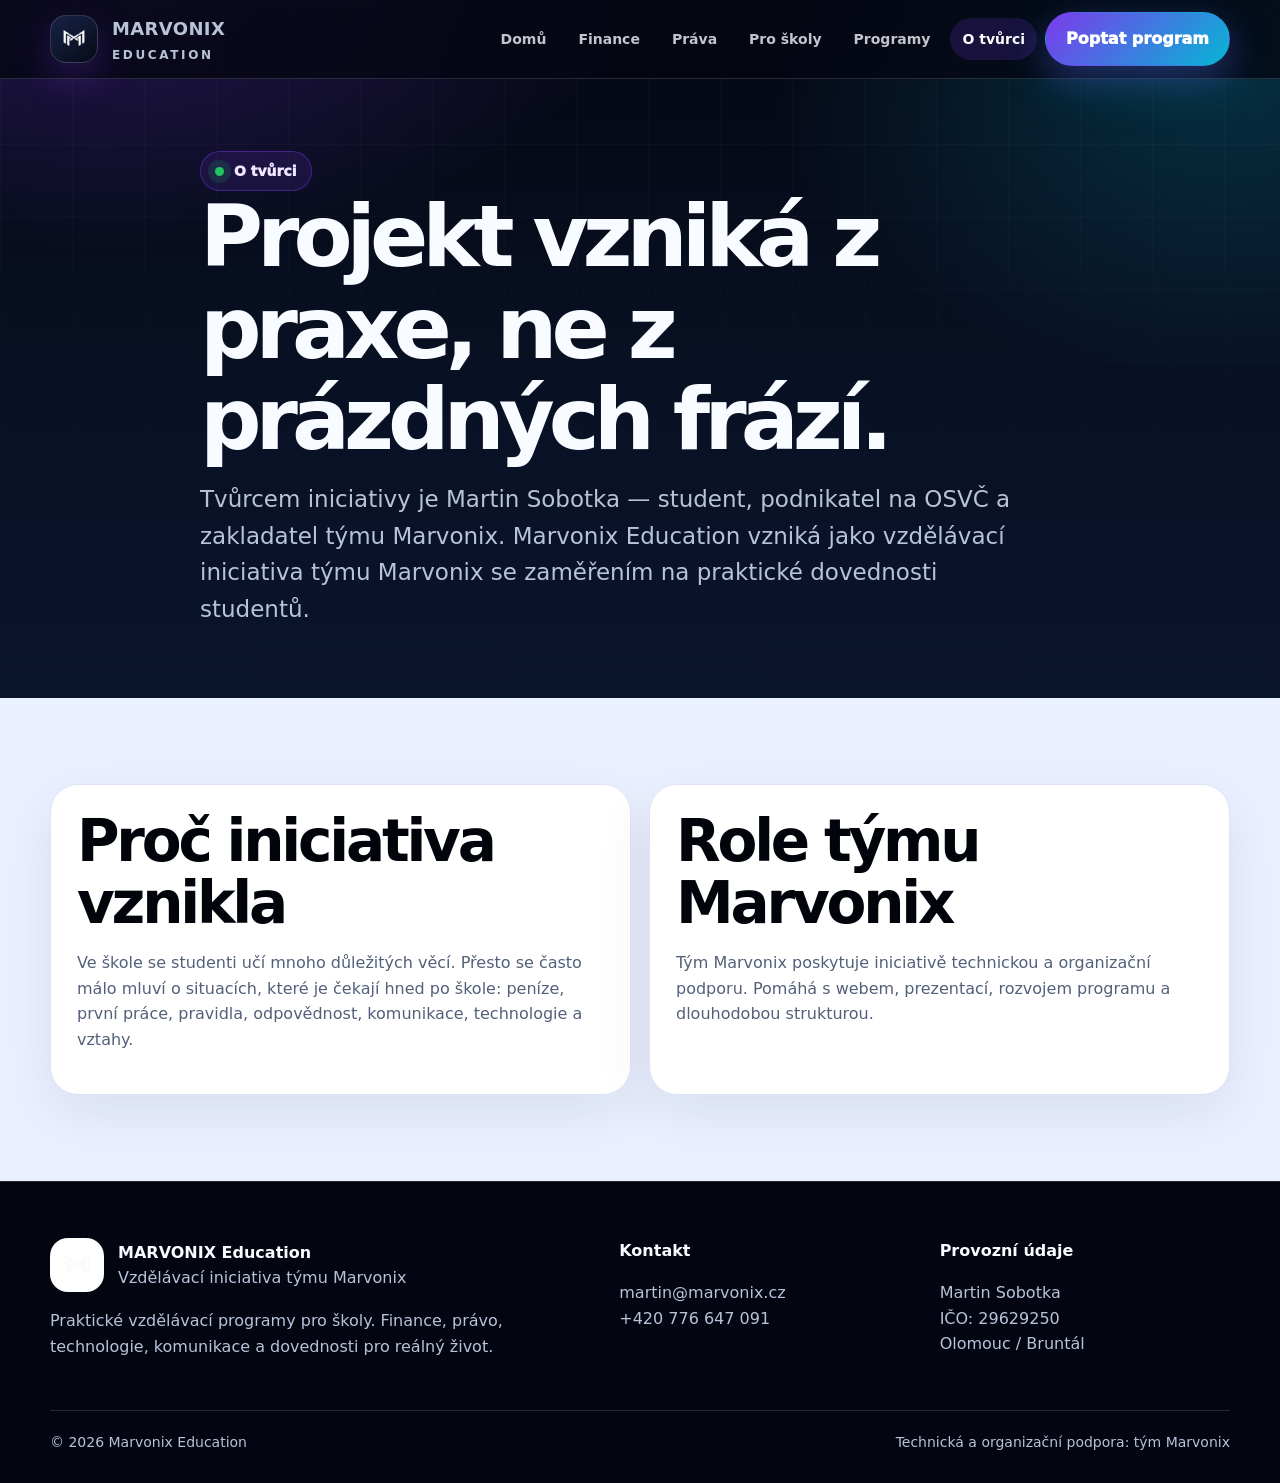
<file: o-tvurci/index.html>
<!doctype html><html lang="cs"><head><meta charset="utf-8"><meta name="viewport" content="width=device-width,initial-scale=1,viewport-fit=cover"><title>O tvůrci | Marvonix Education</title><meta name="description" content="O tvůrci vzdělávací iniciativy Marvonix Education, jejím poslání a propojení s týmem Marvonix."><meta name="robots" content="index, follow, max-image-preview:large"><meta name="theme-color" content="#050713"><link rel="canonical" href="https://education.marvonix.cz/o-tvurci/index.html"><meta property="og:type" content="website"><meta property="og:locale" content="cs_CZ"><meta property="og:site_name" content="Marvonix Education"><meta property="og:title" content="O tvůrci | Marvonix Education"><meta property="og:description" content="O tvůrci vzdělávací iniciativy Marvonix Education, jejím poslání a propojení s týmem Marvonix."><meta property="og:image" content="https://education.marvonix.cz/android-chrome-512x512.png"><meta name="twitter:card" content="summary_large_image"><link rel="icon" href="../favicon.ico" sizes="any"><link rel="icon" type="image/png" sizes="32x32" href="../favicon-32x32.png"><link rel="icon" type="image/png" sizes="16x16" href="../favicon-16x16.png"><link rel="apple-touch-icon" href="../apple-touch-icon.png"><link rel="manifest" href="../site.webmanifest"><meta http-equiv="Content-Security-Policy" content="default-src 'self'; img-src 'self' data:; style-src 'self' 'unsafe-inline'; script-src 'self' 'unsafe-inline'; base-uri 'self'; form-action 'self' mailto:; frame-ancestors 'none'; upgrade-insecure-requests"><meta http-equiv="X-Content-Type-Options" content="nosniff"><meta name="referrer" content="strict-origin-when-cross-origin"><style>
:root{--bg:#050713;--bg2:#081124;--card:#0c1530;--card2:#111d3e;--text:#f8fbff;--muted:#b8c3d8;--soft:#eaf0ff;--line:rgba(255,255,255,.14);--brand:#7c3aed;--brand2:#06b6d4;--accent:#22c55e;--gold:#f5c76b;--dark:#02040b;--max:1180px;--r:28px;--shadow:0 28px 90px rgba(0,0,0,.34)}*{box-sizing:border-box}html{scroll-behavior:smooth}body{margin:0;font-family:Inter,ui-sans-serif,system-ui,-apple-system,BlinkMacSystemFont,"Segoe UI",Arial,sans-serif;background:var(--bg);color:var(--text);line-height:1.6;overflow-x:hidden}body:before{content:"";position:fixed;inset:0;z-index:-2;background:radial-gradient(900px 520px at 8% -8%,rgba(124,58,237,.32),transparent 62%),radial-gradient(760px 520px at 96% 8%,rgba(6,182,212,.22),transparent 60%),linear-gradient(180deg,#050713 0%,#081124 44%,#0b1531 100%)}body:after{content:"";position:fixed;inset:0;z-index:-1;pointer-events:none;background-image:linear-gradient(rgba(255,255,255,.04) 1px,transparent 1px),linear-gradient(90deg,rgba(255,255,255,.04) 1px,transparent 1px);background-size:72px 72px;mask-image:linear-gradient(to bottom,rgba(0,0,0,.72),transparent 80%)}a{color:inherit;text-decoration:none}img{max-width:100%;display:block}.container{width:min(var(--max),calc(100% - 42px));margin-inline:auto}.skip{position:absolute;left:-999px;top:10px;padding:10px 14px;background:white;color:#000;border-radius:14px;z-index:999}.skip:focus{left:10px}.topbar{position:sticky;top:0;z-index:50;background:rgba(5,7,19,.78);backdrop-filter:blur(20px);border-bottom:1px solid var(--line)}.nav{min-height:78px;display:flex;align-items:center;justify-content:space-between;gap:20px}.brand{display:flex;align-items:center;gap:14px}.brand img{width:48px;height:48px;border-radius:16px;background:linear-gradient(145deg,#182247,#070b18);border:1px solid rgba(255,255,255,.16);box-shadow:0 14px 38px rgba(124,58,237,.28);padding:6px}.brand strong{display:block;font-size:18px;letter-spacing:.02em}.brand span{display:block;margin-top:2px;color:var(--muted);font-size:12px;text-transform:uppercase;letter-spacing:.22em;font-weight:900}.menu{display:flex;align-items:center;gap:8px}.menu a:not(.btn){font-size:14px;font-weight:850;color:rgba(248,251,255,.78);padding:10px 12px;border-radius:999px}.menu a:hover,.menu a.active{color:#fff;background:rgba(124,58,237,.18)}.btn{display:inline-flex;align-items:center;justify-content:center;gap:9px;border-radius:999px;padding:13px 20px;font-weight:950;border:1px solid transparent;transition:.18s ease}.btn:hover{transform:translateY(-2px)}.btn.primary{background:linear-gradient(135deg,var(--brand),var(--brand2));color:white;box-shadow:0 18px 52px rgba(6,182,212,.18),0 12px 34px rgba(124,58,237,.28)}.btn.ghost{border-color:var(--line);background:rgba(255,255,255,.07);color:white}.hamb{display:none;border:1px solid var(--line);background:rgba(255,255,255,.08);color:#fff;border-radius:14px;padding:9px 13px;font-size:21px}.hero{padding:86px 0 70px}.hero-grid{display:grid;grid-template-columns:1.05fr .95fr;gap:58px;align-items:center}.eyebrow{display:inline-flex;align-items:center;gap:10px;border:1px solid rgba(124,58,237,.42);background:rgba(124,58,237,.13);border-radius:999px;padding:8px 14px;color:#efe7ff;font-weight:950;font-size:14px}.dot{width:9px;height:9px;border-radius:50%;background:var(--accent);box-shadow:0 0 0 7px rgba(34,197,94,.14)}h1,h2,h3{margin:0 0 16px;line-height:1.06}h1{font-size:clamp(42px,7vw,86px);letter-spacing:-.07em;max-width:950px}h2{font-size:clamp(32px,4.6vw,58px);letter-spacing:-.055em}h3{font-size:24px;letter-spacing:-.03em}.lead{font-size:clamp(18px,2vw,23px);color:var(--muted);margin:0 0 28px;max-width:840px}.muted{color:var(--muted)}.badges{display:flex;gap:10px;flex-wrap:wrap;margin:26px 0}.badge{border:1px solid var(--line);background:rgba(255,255,255,.07);border-radius:999px;padding:9px 14px;color:#eef2ff;font-weight:850}.actions{display:flex;gap:12px;flex-wrap:wrap}.hero-panel{border:1px solid rgba(255,255,255,.16);background:linear-gradient(145deg,rgba(255,255,255,.10),rgba(255,255,255,.045));box-shadow:var(--shadow);border-radius:36px;padding:24px;position:relative;overflow:hidden}.hero-panel:before{content:"";position:absolute;inset:-80px -80px auto auto;width:260px;height:260px;border-radius:50%;background:rgba(6,182,212,.22);filter:blur(10px)}.panel-top{display:flex;align-items:center;justify-content:space-between;gap:18px;padding-bottom:18px;border-bottom:1px solid var(--line);position:relative}.panel-logo{width:76px;height:76px;border-radius:24px;background:#fff;object-fit:contain;padding:10px;box-shadow:0 22px 55px rgba(0,0,0,.24)}.kpi{font-weight:950;font-size:42px;letter-spacing:-.06em}.panel-list{display:grid;gap:14px;margin-top:20px;position:relative}.panel-item{display:grid;grid-template-columns:54px 1fr;gap:14px;align-items:start;padding:16px;border:1px solid var(--line);border-radius:22px;background:rgba(5,7,19,.42)}.num{color:var(--gold);font-size:13px;font-weight:950;letter-spacing:.12em}.panel-item strong{display:block;margin-bottom:4px}.section{padding:86px 0}.section.light{background:var(--soft);color:var(--dark)}.section.light .muted{color:#536079}.section-head{display:flex;justify-content:space-between;align-items:end;gap:28px;margin-bottom:34px}.section-head p{max-width:650px;margin:0}.grid{display:grid;gap:18px}.grid.two{grid-template-columns:repeat(2,minmax(0,1fr))}.grid.three{grid-template-columns:repeat(3,minmax(0,1fr))}.grid.four{grid-template-columns:repeat(4,minmax(0,1fr))}.card{border:1px solid var(--line);background:rgba(255,255,255,.075);border-radius:var(--r);padding:26px;box-shadow:0 18px 60px rgba(0,0,0,.13)}.light .card{background:#fff;border-color:#dce4f3;box-shadow:0 18px 55px rgba(15,23,42,.08)}.icon{width:48px;height:48px;display:grid;place-items:center;border-radius:16px;background:linear-gradient(135deg,rgba(124,58,237,.18),rgba(6,182,212,.16));margin-bottom:16px;font-size:23px}.card ul,.content ul{padding-left:20px;margin:14px 0 0}.card li,.content li{margin:7px 0}.strip{border-block:1px solid var(--line);background:rgba(255,255,255,.045);padding:30px 0}.strip-grid{display:grid;grid-template-columns:repeat(4,1fr);gap:18px}.strip strong{display:block;font-size:28px;letter-spacing:-.04em}.program{display:grid;grid-template-columns:.7fr 1.3fr;gap:24px;align-items:start}.program .mark{font-size:46px}.timeline{counter-reset:item;display:grid;gap:14px}.step{counter-increment:item;display:grid;grid-template-columns:54px 1fr;gap:16px;padding:18px;border-radius:22px;border:1px solid var(--line);background:rgba(255,255,255,.06)}.step:before{content:counter(item,decimal-leading-zero);font-weight:950;color:var(--gold)}.quote{font-size:clamp(24px,4vw,44px);letter-spacing:-.05em;line-height:1.12;max-width:980px}.footer{padding:56px 0 30px;background:#030510;border-top:1px solid var(--line)}.foot-grid{display:grid;grid-template-columns:1.3fr .7fr .7fr;gap:30px}.foot-brand{display:flex;gap:14px;align-items:center;margin-bottom:14px}.foot-brand img{width:54px;height:54px;border-radius:18px;background:#fff;padding:8px}.footer a{color:var(--muted)}.footer a:hover{color:white}.subfooter{margin-top:34px;padding-top:20px;border-top:1px solid var(--line);display:flex;justify-content:space-between;gap:18px;flex-wrap:wrap;color:var(--muted);font-size:14px}.content{max-width:880px}.page-hero{padding:72px 0 42px}.contact-box{display:grid;grid-template-columns:.9fr 1.1fr;gap:22px}.form{display:grid;gap:12px}.input,textarea{width:100%;border:1px solid #dce4f3;border-radius:16px;padding:13px 14px;font:inherit}textarea{min-height:150px}.notice{border-left:4px solid var(--brand2);background:rgba(6,182,212,.08);padding:18px;border-radius:18px;color:var(--muted)}.light .notice{color:#536079;background:#eef9ff}.blog-list{display:grid;gap:16px}.blog-list a{display:block;padding:18px;border-radius:20px;border:1px solid var(--line);background:rgba(255,255,255,.06)}@media(max-width:980px){.menu{position:fixed;left:18px;right:18px;top:86px;display:none;flex-direction:column;align-items:stretch;background:rgba(5,7,19,.96);border:1px solid var(--line);border-radius:24px;padding:16px;box-shadow:var(--shadow)}.menu.open{display:flex}.menu a{width:100%;text-align:center}.hamb{display:block}.hero-grid,.grid.two,.grid.three,.grid.four,.program,.contact-box,.foot-grid{grid-template-columns:1fr}.hero{padding-top:56px}.section-head{display:block}.strip-grid{grid-template-columns:repeat(2,1fr)}.brand strong{font-size:16px}}@media(max-width:560px){.container{width:min(100% - 28px,var(--max))}.nav{min-height:68px}.brand img{width:42px;height:42px}.brand span{font-size:10px}.hero{padding:42px 0 56px}h1{font-size:42px}.lead{font-size:17px}.btn{width:100%;padding:13px 16px}.hero-panel{padding:16px;border-radius:26px}.panel-item{grid-template-columns:1fr}.strip-grid{grid-template-columns:1fr}.section{padding:62px 0}.card{padding:22px}.subfooter{display:block}.topbar{position:sticky}}
</style><script type="application/ld+json">{"@context":"https://schema.org","@type":"EducationalOrganization","name":"Marvonix Education","description":"Vzdělávací iniciativa týmu Marvonix pro školy.","founder":{"@type":"Person","name":"Martin Sobotka"},"email":"martin@marvonix.cz","telephone":"+420776647091","url":"https://education.marvonix.cz"}</script></head><body><a class="skip" href="#obsah">Přejít na obsah</a><header class="topbar"><div class="container nav"><a class="brand" href="../index.html" aria-label="Marvonix Education domů"><img src="../android-chrome-192x192.png" alt=""><span><strong>MARVONIX</strong><span>Education</span></span></a><nav class="menu" data-nav aria-label="Hlavní navigace"><a class="" href="../index.html">Domů</a><a class="" href="../programy/financni-gramotnost.html">Finance</a><a class="" href="../programy/prava-studentum.html">Práva</a><a class="" href="../pro-skoly/index.html">Pro školy</a><a class="" href="../projekty/index.html">Programy</a><a class="active" href="../o-tvurci/index.html">O tvůrci</a><a class="btn primary" href="../kontakt/index.html">Poptat program</a></nav><button class="hamb" data-menu aria-label="Otevřít menu" aria-expanded="false">☰</button></div></header><main id="obsah"><section class="page-hero"><div class="container content"><span class="eyebrow"><span class="dot"></span> O tvůrci</span><h1>Projekt vzniká z praxe, ne z prázdných frází.</h1><p class="lead">Tvůrcem iniciativy je Martin Sobotka — student, podnikatel na OSVČ a zakladatel týmu Marvonix. Marvonix Education vzniká jako vzdělávací iniciativa týmu Marvonix se zaměřením na praktické dovednosti studentů.</p></div></section><section class="section light"><div class="container grid two"><div class="card"><h2>Proč iniciativa vznikla</h2><p class="muted">Ve škole se studenti učí mnoho důležitých věcí. Přesto se často málo mluví o situacích, které je čekají hned po škole: peníze, první práce, pravidla, odpovědnost, komunikace, technologie a vztahy.</p></div><div class="card"><h2>Role týmu Marvonix</h2><p class="muted">Tým Marvonix poskytuje iniciativě technickou a organizační podporu. Pomáhá s webem, prezentací, rozvojem programu a dlouhodobou strukturou.</p></div></div></section></main><footer class="footer"><div class="container"><div class="foot-grid"><div><div class="foot-brand"><img src="../android-chrome-192x192.png" alt=""><div><strong>MARVONIX Education</strong><div class="muted">Vzdělávací iniciativa týmu Marvonix</div></div></div><p class="muted">Praktické vzdělávací programy pro školy. Finance, právo, technologie, komunikace a dovednosti pro reálný život.</p></div><div><strong>Kontakt</strong><p><a href="mailto:martin@marvonix.cz">martin@marvonix.cz</a><br><a href="tel:+420776647091">+420 776 647 091</a></p></div><div><strong>Provozní údaje</strong><p class="muted">Martin Sobotka<br>IČO: 29629250<br>Olomouc / Bruntál</p></div></div><div class="subfooter"><span>© 2026 Marvonix Education</span><span>Technická a organizační podpora: tým Marvonix</span></div></div></footer><script>document.addEventListener('DOMContentLoaded',()=>{const b=document.querySelector('[data-menu]'),m=document.querySelector('[data-nav]');if(b&&m){b.addEventListener('click',()=>{const open=m.classList.toggle('open');b.setAttribute('aria-expanded',open?'true':'false')});m.querySelectorAll('a').forEach(a=>a.addEventListener('click',()=>{m.classList.remove('open');b.setAttribute('aria-expanded','false')}))}});</script></body></html>
</file>
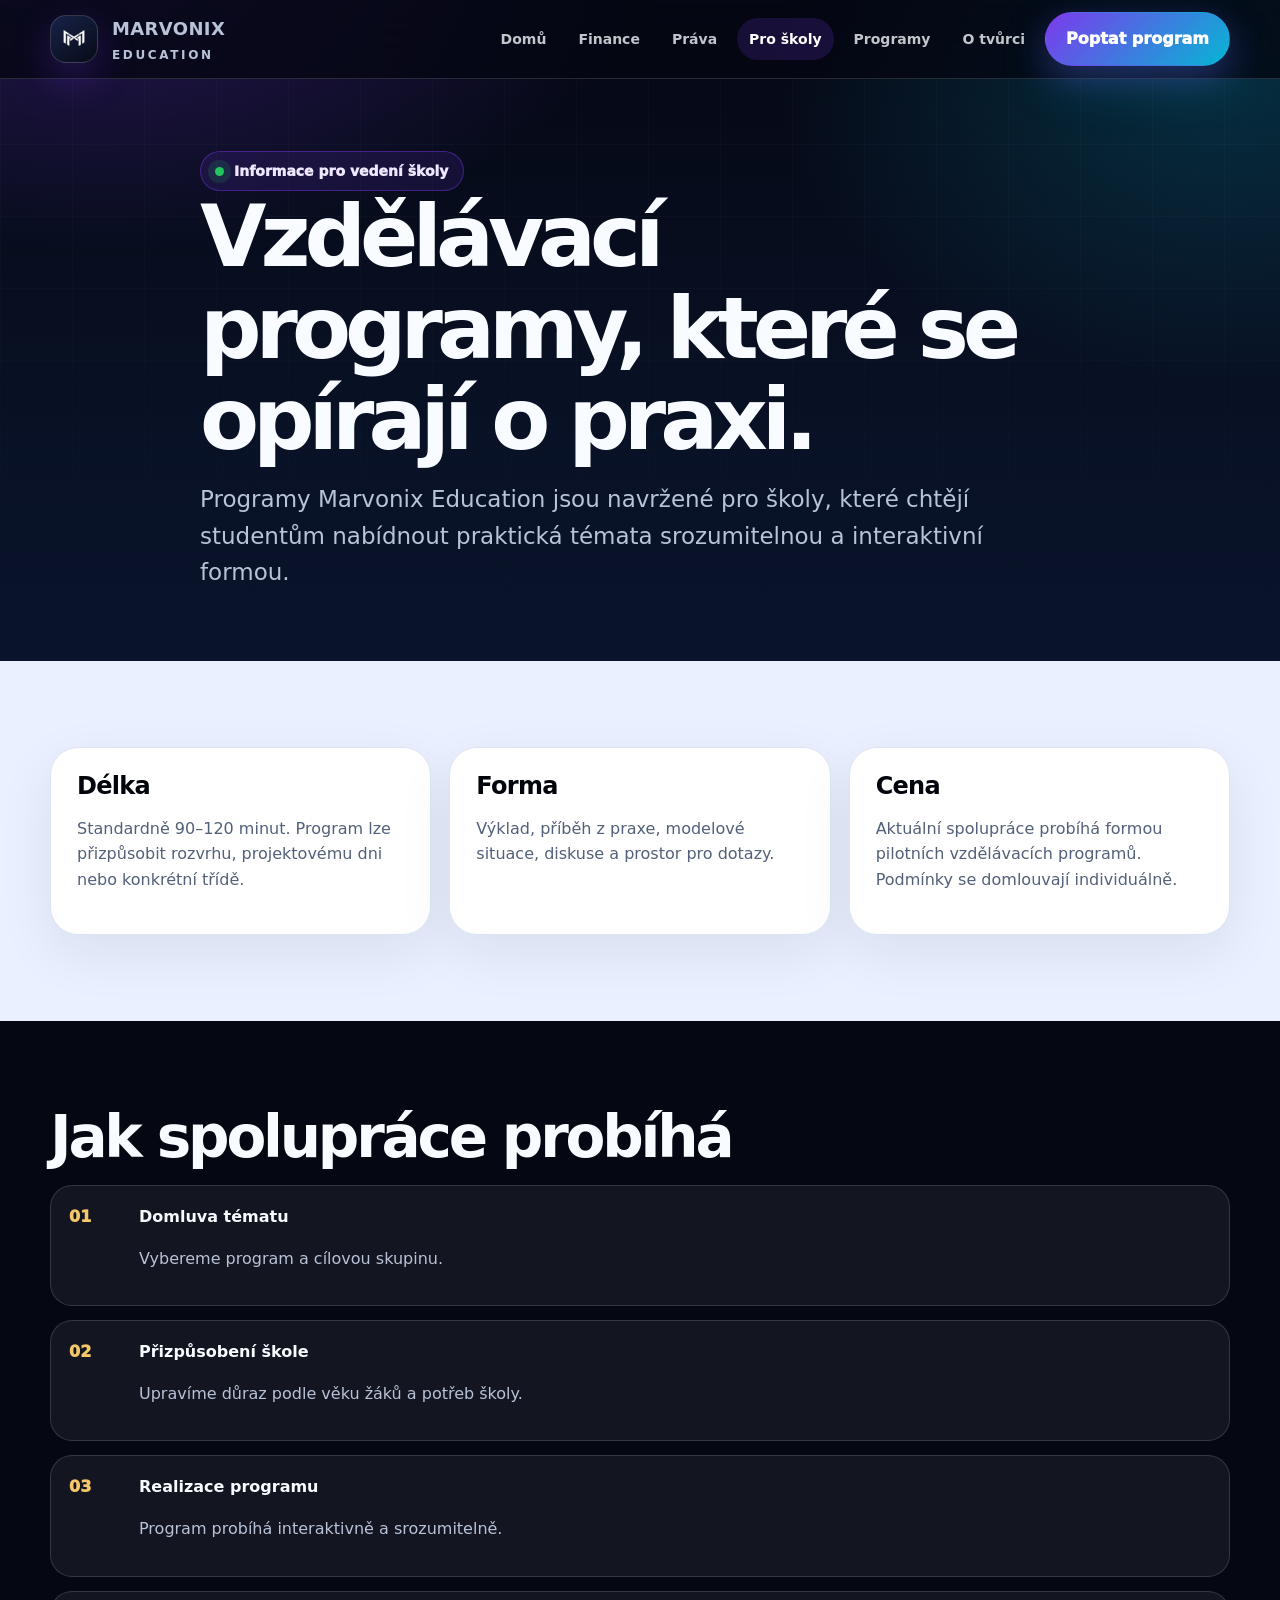
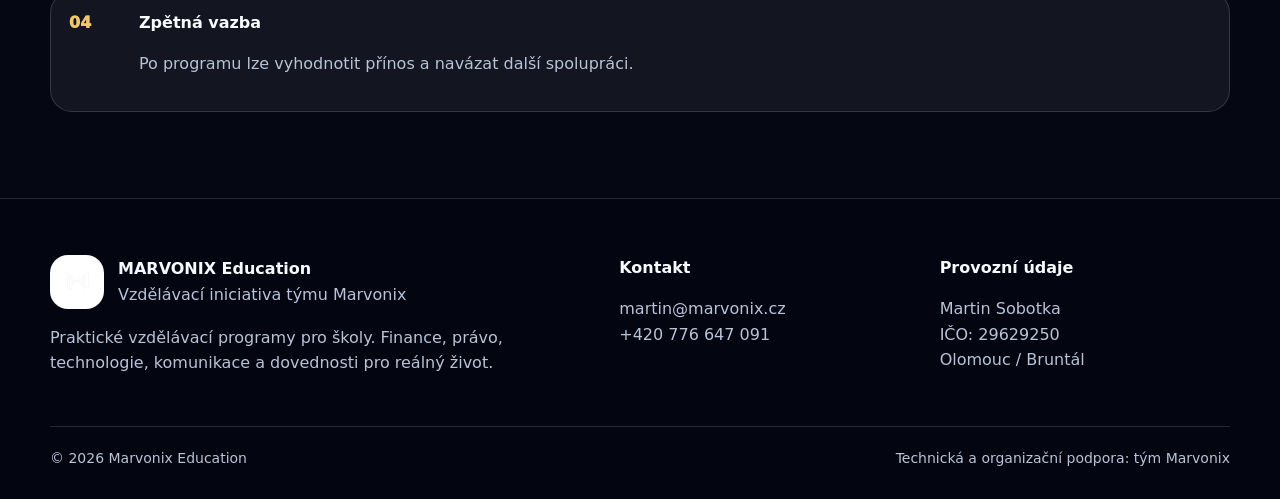
<file: pro-skoly/index.html>
<!doctype html><html lang="cs"><head><meta charset="utf-8"><meta name="viewport" content="width=device-width,initial-scale=1,viewport-fit=cover"><title>Pro školy | Marvonix Education</title><meta name="description" content="Informace pro vedení škol: délka programů, průběh, forma, cílové skupiny a přínosy pro žáky."><meta name="robots" content="index, follow, max-image-preview:large"><meta name="theme-color" content="#050713"><link rel="canonical" href="https://education.marvonix.cz/pro-skoly/index.html"><meta property="og:type" content="website"><meta property="og:locale" content="cs_CZ"><meta property="og:site_name" content="Marvonix Education"><meta property="og:title" content="Pro školy | Marvonix Education"><meta property="og:description" content="Informace pro vedení škol: délka programů, průběh, forma, cílové skupiny a přínosy pro žáky."><meta property="og:image" content="https://education.marvonix.cz/android-chrome-512x512.png"><meta name="twitter:card" content="summary_large_image"><link rel="icon" href="../favicon.ico" sizes="any"><link rel="icon" type="image/png" sizes="32x32" href="../favicon-32x32.png"><link rel="icon" type="image/png" sizes="16x16" href="../favicon-16x16.png"><link rel="apple-touch-icon" href="../apple-touch-icon.png"><link rel="manifest" href="../site.webmanifest"><meta http-equiv="Content-Security-Policy" content="default-src 'self'; img-src 'self' data:; style-src 'self' 'unsafe-inline'; script-src 'self' 'unsafe-inline'; base-uri 'self'; form-action 'self' mailto:; frame-ancestors 'none'; upgrade-insecure-requests"><meta http-equiv="X-Content-Type-Options" content="nosniff"><meta name="referrer" content="strict-origin-when-cross-origin"><style>
:root{--bg:#050713;--bg2:#081124;--card:#0c1530;--card2:#111d3e;--text:#f8fbff;--muted:#b8c3d8;--soft:#eaf0ff;--line:rgba(255,255,255,.14);--brand:#7c3aed;--brand2:#06b6d4;--accent:#22c55e;--gold:#f5c76b;--dark:#02040b;--max:1180px;--r:28px;--shadow:0 28px 90px rgba(0,0,0,.34)}*{box-sizing:border-box}html{scroll-behavior:smooth}body{margin:0;font-family:Inter,ui-sans-serif,system-ui,-apple-system,BlinkMacSystemFont,"Segoe UI",Arial,sans-serif;background:var(--bg);color:var(--text);line-height:1.6;overflow-x:hidden}body:before{content:"";position:fixed;inset:0;z-index:-2;background:radial-gradient(900px 520px at 8% -8%,rgba(124,58,237,.32),transparent 62%),radial-gradient(760px 520px at 96% 8%,rgba(6,182,212,.22),transparent 60%),linear-gradient(180deg,#050713 0%,#081124 44%,#0b1531 100%)}body:after{content:"";position:fixed;inset:0;z-index:-1;pointer-events:none;background-image:linear-gradient(rgba(255,255,255,.04) 1px,transparent 1px),linear-gradient(90deg,rgba(255,255,255,.04) 1px,transparent 1px);background-size:72px 72px;mask-image:linear-gradient(to bottom,rgba(0,0,0,.72),transparent 80%)}a{color:inherit;text-decoration:none}img{max-width:100%;display:block}.container{width:min(var(--max),calc(100% - 42px));margin-inline:auto}.skip{position:absolute;left:-999px;top:10px;padding:10px 14px;background:white;color:#000;border-radius:14px;z-index:999}.skip:focus{left:10px}.topbar{position:sticky;top:0;z-index:50;background:rgba(5,7,19,.78);backdrop-filter:blur(20px);border-bottom:1px solid var(--line)}.nav{min-height:78px;display:flex;align-items:center;justify-content:space-between;gap:20px}.brand{display:flex;align-items:center;gap:14px}.brand img{width:48px;height:48px;border-radius:16px;background:linear-gradient(145deg,#182247,#070b18);border:1px solid rgba(255,255,255,.16);box-shadow:0 14px 38px rgba(124,58,237,.28);padding:6px}.brand strong{display:block;font-size:18px;letter-spacing:.02em}.brand span{display:block;margin-top:2px;color:var(--muted);font-size:12px;text-transform:uppercase;letter-spacing:.22em;font-weight:900}.menu{display:flex;align-items:center;gap:8px}.menu a:not(.btn){font-size:14px;font-weight:850;color:rgba(248,251,255,.78);padding:10px 12px;border-radius:999px}.menu a:hover,.menu a.active{color:#fff;background:rgba(124,58,237,.18)}.btn{display:inline-flex;align-items:center;justify-content:center;gap:9px;border-radius:999px;padding:13px 20px;font-weight:950;border:1px solid transparent;transition:.18s ease}.btn:hover{transform:translateY(-2px)}.btn.primary{background:linear-gradient(135deg,var(--brand),var(--brand2));color:white;box-shadow:0 18px 52px rgba(6,182,212,.18),0 12px 34px rgba(124,58,237,.28)}.btn.ghost{border-color:var(--line);background:rgba(255,255,255,.07);color:white}.hamb{display:none;border:1px solid var(--line);background:rgba(255,255,255,.08);color:#fff;border-radius:14px;padding:9px 13px;font-size:21px}.hero{padding:86px 0 70px}.hero-grid{display:grid;grid-template-columns:1.05fr .95fr;gap:58px;align-items:center}.eyebrow{display:inline-flex;align-items:center;gap:10px;border:1px solid rgba(124,58,237,.42);background:rgba(124,58,237,.13);border-radius:999px;padding:8px 14px;color:#efe7ff;font-weight:950;font-size:14px}.dot{width:9px;height:9px;border-radius:50%;background:var(--accent);box-shadow:0 0 0 7px rgba(34,197,94,.14)}h1,h2,h3{margin:0 0 16px;line-height:1.06}h1{font-size:clamp(42px,7vw,86px);letter-spacing:-.07em;max-width:950px}h2{font-size:clamp(32px,4.6vw,58px);letter-spacing:-.055em}h3{font-size:24px;letter-spacing:-.03em}.lead{font-size:clamp(18px,2vw,23px);color:var(--muted);margin:0 0 28px;max-width:840px}.muted{color:var(--muted)}.badges{display:flex;gap:10px;flex-wrap:wrap;margin:26px 0}.badge{border:1px solid var(--line);background:rgba(255,255,255,.07);border-radius:999px;padding:9px 14px;color:#eef2ff;font-weight:850}.actions{display:flex;gap:12px;flex-wrap:wrap}.hero-panel{border:1px solid rgba(255,255,255,.16);background:linear-gradient(145deg,rgba(255,255,255,.10),rgba(255,255,255,.045));box-shadow:var(--shadow);border-radius:36px;padding:24px;position:relative;overflow:hidden}.hero-panel:before{content:"";position:absolute;inset:-80px -80px auto auto;width:260px;height:260px;border-radius:50%;background:rgba(6,182,212,.22);filter:blur(10px)}.panel-top{display:flex;align-items:center;justify-content:space-between;gap:18px;padding-bottom:18px;border-bottom:1px solid var(--line);position:relative}.panel-logo{width:76px;height:76px;border-radius:24px;background:#fff;object-fit:contain;padding:10px;box-shadow:0 22px 55px rgba(0,0,0,.24)}.kpi{font-weight:950;font-size:42px;letter-spacing:-.06em}.panel-list{display:grid;gap:14px;margin-top:20px;position:relative}.panel-item{display:grid;grid-template-columns:54px 1fr;gap:14px;align-items:start;padding:16px;border:1px solid var(--line);border-radius:22px;background:rgba(5,7,19,.42)}.num{color:var(--gold);font-size:13px;font-weight:950;letter-spacing:.12em}.panel-item strong{display:block;margin-bottom:4px}.section{padding:86px 0}.section.light{background:var(--soft);color:var(--dark)}.section.light .muted{color:#536079}.section-head{display:flex;justify-content:space-between;align-items:end;gap:28px;margin-bottom:34px}.section-head p{max-width:650px;margin:0}.grid{display:grid;gap:18px}.grid.two{grid-template-columns:repeat(2,minmax(0,1fr))}.grid.three{grid-template-columns:repeat(3,minmax(0,1fr))}.grid.four{grid-template-columns:repeat(4,minmax(0,1fr))}.card{border:1px solid var(--line);background:rgba(255,255,255,.075);border-radius:var(--r);padding:26px;box-shadow:0 18px 60px rgba(0,0,0,.13)}.light .card{background:#fff;border-color:#dce4f3;box-shadow:0 18px 55px rgba(15,23,42,.08)}.icon{width:48px;height:48px;display:grid;place-items:center;border-radius:16px;background:linear-gradient(135deg,rgba(124,58,237,.18),rgba(6,182,212,.16));margin-bottom:16px;font-size:23px}.card ul,.content ul{padding-left:20px;margin:14px 0 0}.card li,.content li{margin:7px 0}.strip{border-block:1px solid var(--line);background:rgba(255,255,255,.045);padding:30px 0}.strip-grid{display:grid;grid-template-columns:repeat(4,1fr);gap:18px}.strip strong{display:block;font-size:28px;letter-spacing:-.04em}.program{display:grid;grid-template-columns:.7fr 1.3fr;gap:24px;align-items:start}.program .mark{font-size:46px}.timeline{counter-reset:item;display:grid;gap:14px}.step{counter-increment:item;display:grid;grid-template-columns:54px 1fr;gap:16px;padding:18px;border-radius:22px;border:1px solid var(--line);background:rgba(255,255,255,.06)}.step:before{content:counter(item,decimal-leading-zero);font-weight:950;color:var(--gold)}.quote{font-size:clamp(24px,4vw,44px);letter-spacing:-.05em;line-height:1.12;max-width:980px}.footer{padding:56px 0 30px;background:#030510;border-top:1px solid var(--line)}.foot-grid{display:grid;grid-template-columns:1.3fr .7fr .7fr;gap:30px}.foot-brand{display:flex;gap:14px;align-items:center;margin-bottom:14px}.foot-brand img{width:54px;height:54px;border-radius:18px;background:#fff;padding:8px}.footer a{color:var(--muted)}.footer a:hover{color:white}.subfooter{margin-top:34px;padding-top:20px;border-top:1px solid var(--line);display:flex;justify-content:space-between;gap:18px;flex-wrap:wrap;color:var(--muted);font-size:14px}.content{max-width:880px}.page-hero{padding:72px 0 42px}.contact-box{display:grid;grid-template-columns:.9fr 1.1fr;gap:22px}.form{display:grid;gap:12px}.input,textarea{width:100%;border:1px solid #dce4f3;border-radius:16px;padding:13px 14px;font:inherit}textarea{min-height:150px}.notice{border-left:4px solid var(--brand2);background:rgba(6,182,212,.08);padding:18px;border-radius:18px;color:var(--muted)}.light .notice{color:#536079;background:#eef9ff}.blog-list{display:grid;gap:16px}.blog-list a{display:block;padding:18px;border-radius:20px;border:1px solid var(--line);background:rgba(255,255,255,.06)}@media(max-width:980px){.menu{position:fixed;left:18px;right:18px;top:86px;display:none;flex-direction:column;align-items:stretch;background:rgba(5,7,19,.96);border:1px solid var(--line);border-radius:24px;padding:16px;box-shadow:var(--shadow)}.menu.open{display:flex}.menu a{width:100%;text-align:center}.hamb{display:block}.hero-grid,.grid.two,.grid.three,.grid.four,.program,.contact-box,.foot-grid{grid-template-columns:1fr}.hero{padding-top:56px}.section-head{display:block}.strip-grid{grid-template-columns:repeat(2,1fr)}.brand strong{font-size:16px}}@media(max-width:560px){.container{width:min(100% - 28px,var(--max))}.nav{min-height:68px}.brand img{width:42px;height:42px}.brand span{font-size:10px}.hero{padding:42px 0 56px}h1{font-size:42px}.lead{font-size:17px}.btn{width:100%;padding:13px 16px}.hero-panel{padding:16px;border-radius:26px}.panel-item{grid-template-columns:1fr}.strip-grid{grid-template-columns:1fr}.section{padding:62px 0}.card{padding:22px}.subfooter{display:block}.topbar{position:sticky}}
</style><script type="application/ld+json">{"@context":"https://schema.org","@type":"EducationalOrganization","name":"Marvonix Education","description":"Vzdělávací iniciativa týmu Marvonix pro školy.","founder":{"@type":"Person","name":"Martin Sobotka"},"email":"martin@marvonix.cz","telephone":"+420776647091","url":"https://education.marvonix.cz"}</script></head><body><a class="skip" href="#obsah">Přejít na obsah</a><header class="topbar"><div class="container nav"><a class="brand" href="../index.html" aria-label="Marvonix Education domů"><img src="../android-chrome-192x192.png" alt=""><span><strong>MARVONIX</strong><span>Education</span></span></a><nav class="menu" data-nav aria-label="Hlavní navigace"><a class="" href="../index.html">Domů</a><a class="" href="../programy/financni-gramotnost.html">Finance</a><a class="" href="../programy/prava-studentum.html">Práva</a><a class="active" href="../pro-skoly/index.html">Pro školy</a><a class="" href="../projekty/index.html">Programy</a><a class="" href="../o-tvurci/index.html">O tvůrci</a><a class="btn primary" href="../kontakt/index.html">Poptat program</a></nav><button class="hamb" data-menu aria-label="Otevřít menu" aria-expanded="false">☰</button></div></header><main id="obsah"><section class="page-hero"><div class="container content"><span class="eyebrow"><span class="dot"></span> Informace pro vedení školy</span><h1>Vzdělávací programy, které se opírají o praxi.</h1><p class="lead">Programy Marvonix Education jsou navržené pro školy, které chtějí studentům nabídnout praktická témata srozumitelnou a interaktivní formou.</p></div></section><section class="section light"><div class="container grid three"><div class="card"><h3>Délka</h3><p class="muted">Standardně 90–120 minut. Program lze přizpůsobit rozvrhu, projektovému dni nebo konkrétní třídě.</p></div><div class="card"><h3>Forma</h3><p class="muted">Výklad, příběh z praxe, modelové situace, diskuse a prostor pro dotazy.</p></div><div class="card"><h3>Cena</h3><p class="muted">Aktuální spolupráce probíhá formou pilotních vzdělávacích programů. Podmínky se domlouvají individuálně.</p></div></div></section><section class="section"><div class="container"><h2>Jak spolupráce probíhá</h2><div class="timeline"><div class="step"><div><strong>Domluva tématu</strong><p class="muted">Vybereme program a cílovou skupinu.</p></div></div><div class="step"><div><strong>Přizpůsobení škole</strong><p class="muted">Upravíme důraz podle věku žáků a potřeb školy.</p></div></div><div class="step"><div><strong>Realizace programu</strong><p class="muted">Program probíhá interaktivně a srozumitelně.</p></div></div><div class="step"><div><strong>Zpětná vazba</strong><p class="muted">Po programu lze vyhodnotit přínos a navázat další spolupráci.</p></div></div></div></div></section></main><footer class="footer"><div class="container"><div class="foot-grid"><div><div class="foot-brand"><img src="../android-chrome-192x192.png" alt=""><div><strong>MARVONIX Education</strong><div class="muted">Vzdělávací iniciativa týmu Marvonix</div></div></div><p class="muted">Praktické vzdělávací programy pro školy. Finance, právo, technologie, komunikace a dovednosti pro reálný život.</p></div><div><strong>Kontakt</strong><p><a href="mailto:martin@marvonix.cz">martin@marvonix.cz</a><br><a href="tel:+420776647091">+420 776 647 091</a></p></div><div><strong>Provozní údaje</strong><p class="muted">Martin Sobotka<br>IČO: 29629250<br>Olomouc / Bruntál</p></div></div><div class="subfooter"><span>© 2026 Marvonix Education</span><span>Technická a organizační podpora: tým Marvonix</span></div></div></footer><script>document.addEventListener('DOMContentLoaded',()=>{const b=document.querySelector('[data-menu]'),m=document.querySelector('[data-nav]');if(b&&m){b.addEventListener('click',()=>{const open=m.classList.toggle('open');b.setAttribute('aria-expanded',open?'true':'false')});m.querySelectorAll('a').forEach(a=>a.addEventListener('click',()=>{m.classList.remove('open');b.setAttribute('aria-expanded','false')}))}});</script></body></html>
</file>
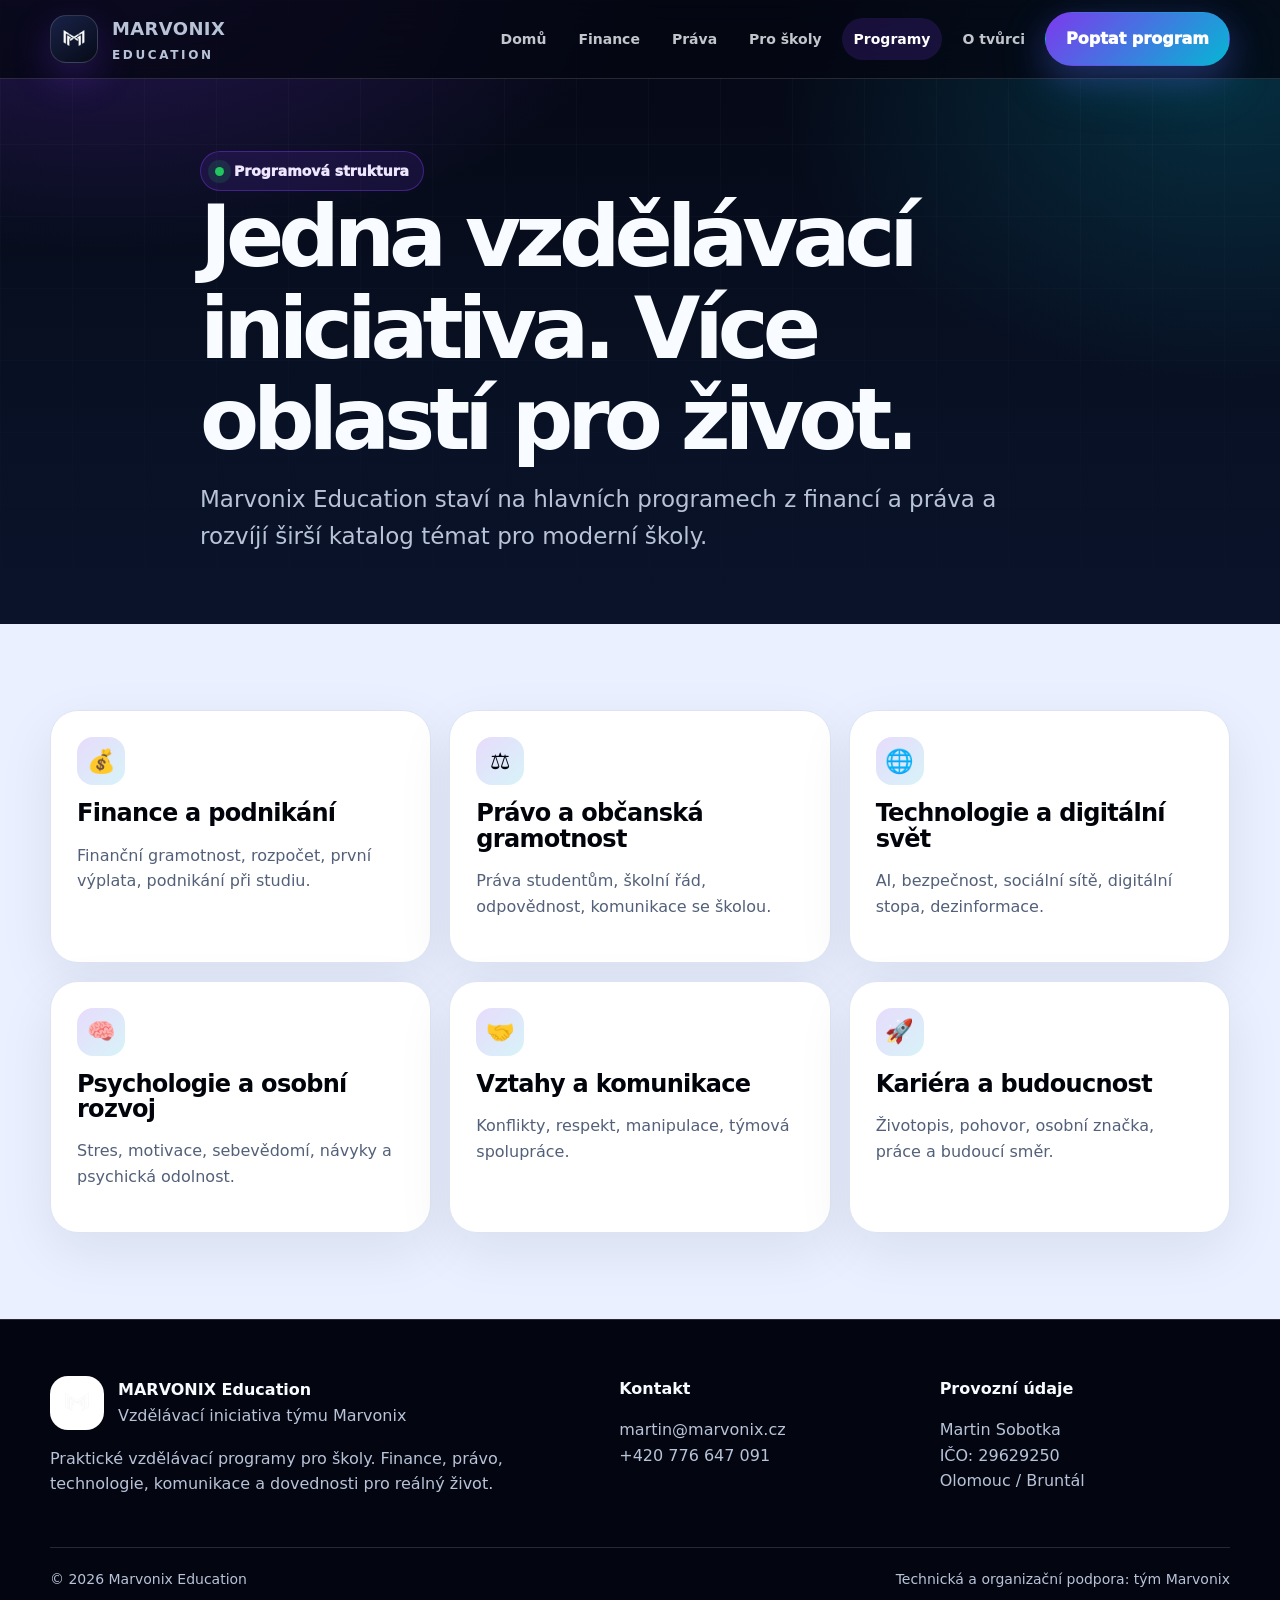
<file: projekty/index.html>
<!doctype html><html lang="cs"><head><meta charset="utf-8"><meta name="viewport" content="width=device-width,initial-scale=1,viewport-fit=cover"><title>Programy | Marvonix Education</title><meta name="description" content="Přehled vzdělávacích oblastí Marvonix Education: finance, právo, technologie, AI, psychologie, vztahy a kariéra."><meta name="robots" content="index, follow, max-image-preview:large"><meta name="theme-color" content="#050713"><link rel="canonical" href="https://education.marvonix.cz/projekty/index.html"><meta property="og:type" content="website"><meta property="og:locale" content="cs_CZ"><meta property="og:site_name" content="Marvonix Education"><meta property="og:title" content="Programy | Marvonix Education"><meta property="og:description" content="Přehled vzdělávacích oblastí Marvonix Education: finance, právo, technologie, AI, psychologie, vztahy a kariéra."><meta property="og:image" content="https://education.marvonix.cz/android-chrome-512x512.png"><meta name="twitter:card" content="summary_large_image"><link rel="icon" href="../favicon.ico" sizes="any"><link rel="icon" type="image/png" sizes="32x32" href="../favicon-32x32.png"><link rel="icon" type="image/png" sizes="16x16" href="../favicon-16x16.png"><link rel="apple-touch-icon" href="../apple-touch-icon.png"><link rel="manifest" href="../site.webmanifest"><meta http-equiv="Content-Security-Policy" content="default-src 'self'; img-src 'self' data:; style-src 'self' 'unsafe-inline'; script-src 'self' 'unsafe-inline'; base-uri 'self'; form-action 'self' mailto:; frame-ancestors 'none'; upgrade-insecure-requests"><meta http-equiv="X-Content-Type-Options" content="nosniff"><meta name="referrer" content="strict-origin-when-cross-origin"><style>
:root{--bg:#050713;--bg2:#081124;--card:#0c1530;--card2:#111d3e;--text:#f8fbff;--muted:#b8c3d8;--soft:#eaf0ff;--line:rgba(255,255,255,.14);--brand:#7c3aed;--brand2:#06b6d4;--accent:#22c55e;--gold:#f5c76b;--dark:#02040b;--max:1180px;--r:28px;--shadow:0 28px 90px rgba(0,0,0,.34)}*{box-sizing:border-box}html{scroll-behavior:smooth}body{margin:0;font-family:Inter,ui-sans-serif,system-ui,-apple-system,BlinkMacSystemFont,"Segoe UI",Arial,sans-serif;background:var(--bg);color:var(--text);line-height:1.6;overflow-x:hidden}body:before{content:"";position:fixed;inset:0;z-index:-2;background:radial-gradient(900px 520px at 8% -8%,rgba(124,58,237,.32),transparent 62%),radial-gradient(760px 520px at 96% 8%,rgba(6,182,212,.22),transparent 60%),linear-gradient(180deg,#050713 0%,#081124 44%,#0b1531 100%)}body:after{content:"";position:fixed;inset:0;z-index:-1;pointer-events:none;background-image:linear-gradient(rgba(255,255,255,.04) 1px,transparent 1px),linear-gradient(90deg,rgba(255,255,255,.04) 1px,transparent 1px);background-size:72px 72px;mask-image:linear-gradient(to bottom,rgba(0,0,0,.72),transparent 80%)}a{color:inherit;text-decoration:none}img{max-width:100%;display:block}.container{width:min(var(--max),calc(100% - 42px));margin-inline:auto}.skip{position:absolute;left:-999px;top:10px;padding:10px 14px;background:white;color:#000;border-radius:14px;z-index:999}.skip:focus{left:10px}.topbar{position:sticky;top:0;z-index:50;background:rgba(5,7,19,.78);backdrop-filter:blur(20px);border-bottom:1px solid var(--line)}.nav{min-height:78px;display:flex;align-items:center;justify-content:space-between;gap:20px}.brand{display:flex;align-items:center;gap:14px}.brand img{width:48px;height:48px;border-radius:16px;background:linear-gradient(145deg,#182247,#070b18);border:1px solid rgba(255,255,255,.16);box-shadow:0 14px 38px rgba(124,58,237,.28);padding:6px}.brand strong{display:block;font-size:18px;letter-spacing:.02em}.brand span{display:block;margin-top:2px;color:var(--muted);font-size:12px;text-transform:uppercase;letter-spacing:.22em;font-weight:900}.menu{display:flex;align-items:center;gap:8px}.menu a:not(.btn){font-size:14px;font-weight:850;color:rgba(248,251,255,.78);padding:10px 12px;border-radius:999px}.menu a:hover,.menu a.active{color:#fff;background:rgba(124,58,237,.18)}.btn{display:inline-flex;align-items:center;justify-content:center;gap:9px;border-radius:999px;padding:13px 20px;font-weight:950;border:1px solid transparent;transition:.18s ease}.btn:hover{transform:translateY(-2px)}.btn.primary{background:linear-gradient(135deg,var(--brand),var(--brand2));color:white;box-shadow:0 18px 52px rgba(6,182,212,.18),0 12px 34px rgba(124,58,237,.28)}.btn.ghost{border-color:var(--line);background:rgba(255,255,255,.07);color:white}.hamb{display:none;border:1px solid var(--line);background:rgba(255,255,255,.08);color:#fff;border-radius:14px;padding:9px 13px;font-size:21px}.hero{padding:86px 0 70px}.hero-grid{display:grid;grid-template-columns:1.05fr .95fr;gap:58px;align-items:center}.eyebrow{display:inline-flex;align-items:center;gap:10px;border:1px solid rgba(124,58,237,.42);background:rgba(124,58,237,.13);border-radius:999px;padding:8px 14px;color:#efe7ff;font-weight:950;font-size:14px}.dot{width:9px;height:9px;border-radius:50%;background:var(--accent);box-shadow:0 0 0 7px rgba(34,197,94,.14)}h1,h2,h3{margin:0 0 16px;line-height:1.06}h1{font-size:clamp(42px,7vw,86px);letter-spacing:-.07em;max-width:950px}h2{font-size:clamp(32px,4.6vw,58px);letter-spacing:-.055em}h3{font-size:24px;letter-spacing:-.03em}.lead{font-size:clamp(18px,2vw,23px);color:var(--muted);margin:0 0 28px;max-width:840px}.muted{color:var(--muted)}.badges{display:flex;gap:10px;flex-wrap:wrap;margin:26px 0}.badge{border:1px solid var(--line);background:rgba(255,255,255,.07);border-radius:999px;padding:9px 14px;color:#eef2ff;font-weight:850}.actions{display:flex;gap:12px;flex-wrap:wrap}.hero-panel{border:1px solid rgba(255,255,255,.16);background:linear-gradient(145deg,rgba(255,255,255,.10),rgba(255,255,255,.045));box-shadow:var(--shadow);border-radius:36px;padding:24px;position:relative;overflow:hidden}.hero-panel:before{content:"";position:absolute;inset:-80px -80px auto auto;width:260px;height:260px;border-radius:50%;background:rgba(6,182,212,.22);filter:blur(10px)}.panel-top{display:flex;align-items:center;justify-content:space-between;gap:18px;padding-bottom:18px;border-bottom:1px solid var(--line);position:relative}.panel-logo{width:76px;height:76px;border-radius:24px;background:#fff;object-fit:contain;padding:10px;box-shadow:0 22px 55px rgba(0,0,0,.24)}.kpi{font-weight:950;font-size:42px;letter-spacing:-.06em}.panel-list{display:grid;gap:14px;margin-top:20px;position:relative}.panel-item{display:grid;grid-template-columns:54px 1fr;gap:14px;align-items:start;padding:16px;border:1px solid var(--line);border-radius:22px;background:rgba(5,7,19,.42)}.num{color:var(--gold);font-size:13px;font-weight:950;letter-spacing:.12em}.panel-item strong{display:block;margin-bottom:4px}.section{padding:86px 0}.section.light{background:var(--soft);color:var(--dark)}.section.light .muted{color:#536079}.section-head{display:flex;justify-content:space-between;align-items:end;gap:28px;margin-bottom:34px}.section-head p{max-width:650px;margin:0}.grid{display:grid;gap:18px}.grid.two{grid-template-columns:repeat(2,minmax(0,1fr))}.grid.three{grid-template-columns:repeat(3,minmax(0,1fr))}.grid.four{grid-template-columns:repeat(4,minmax(0,1fr))}.card{border:1px solid var(--line);background:rgba(255,255,255,.075);border-radius:var(--r);padding:26px;box-shadow:0 18px 60px rgba(0,0,0,.13)}.light .card{background:#fff;border-color:#dce4f3;box-shadow:0 18px 55px rgba(15,23,42,.08)}.icon{width:48px;height:48px;display:grid;place-items:center;border-radius:16px;background:linear-gradient(135deg,rgba(124,58,237,.18),rgba(6,182,212,.16));margin-bottom:16px;font-size:23px}.card ul,.content ul{padding-left:20px;margin:14px 0 0}.card li,.content li{margin:7px 0}.strip{border-block:1px solid var(--line);background:rgba(255,255,255,.045);padding:30px 0}.strip-grid{display:grid;grid-template-columns:repeat(4,1fr);gap:18px}.strip strong{display:block;font-size:28px;letter-spacing:-.04em}.program{display:grid;grid-template-columns:.7fr 1.3fr;gap:24px;align-items:start}.program .mark{font-size:46px}.timeline{counter-reset:item;display:grid;gap:14px}.step{counter-increment:item;display:grid;grid-template-columns:54px 1fr;gap:16px;padding:18px;border-radius:22px;border:1px solid var(--line);background:rgba(255,255,255,.06)}.step:before{content:counter(item,decimal-leading-zero);font-weight:950;color:var(--gold)}.quote{font-size:clamp(24px,4vw,44px);letter-spacing:-.05em;line-height:1.12;max-width:980px}.footer{padding:56px 0 30px;background:#030510;border-top:1px solid var(--line)}.foot-grid{display:grid;grid-template-columns:1.3fr .7fr .7fr;gap:30px}.foot-brand{display:flex;gap:14px;align-items:center;margin-bottom:14px}.foot-brand img{width:54px;height:54px;border-radius:18px;background:#fff;padding:8px}.footer a{color:var(--muted)}.footer a:hover{color:white}.subfooter{margin-top:34px;padding-top:20px;border-top:1px solid var(--line);display:flex;justify-content:space-between;gap:18px;flex-wrap:wrap;color:var(--muted);font-size:14px}.content{max-width:880px}.page-hero{padding:72px 0 42px}.contact-box{display:grid;grid-template-columns:.9fr 1.1fr;gap:22px}.form{display:grid;gap:12px}.input,textarea{width:100%;border:1px solid #dce4f3;border-radius:16px;padding:13px 14px;font:inherit}textarea{min-height:150px}.notice{border-left:4px solid var(--brand2);background:rgba(6,182,212,.08);padding:18px;border-radius:18px;color:var(--muted)}.light .notice{color:#536079;background:#eef9ff}.blog-list{display:grid;gap:16px}.blog-list a{display:block;padding:18px;border-radius:20px;border:1px solid var(--line);background:rgba(255,255,255,.06)}@media(max-width:980px){.menu{position:fixed;left:18px;right:18px;top:86px;display:none;flex-direction:column;align-items:stretch;background:rgba(5,7,19,.96);border:1px solid var(--line);border-radius:24px;padding:16px;box-shadow:var(--shadow)}.menu.open{display:flex}.menu a{width:100%;text-align:center}.hamb{display:block}.hero-grid,.grid.two,.grid.three,.grid.four,.program,.contact-box,.foot-grid{grid-template-columns:1fr}.hero{padding-top:56px}.section-head{display:block}.strip-grid{grid-template-columns:repeat(2,1fr)}.brand strong{font-size:16px}}@media(max-width:560px){.container{width:min(100% - 28px,var(--max))}.nav{min-height:68px}.brand img{width:42px;height:42px}.brand span{font-size:10px}.hero{padding:42px 0 56px}h1{font-size:42px}.lead{font-size:17px}.btn{width:100%;padding:13px 16px}.hero-panel{padding:16px;border-radius:26px}.panel-item{grid-template-columns:1fr}.strip-grid{grid-template-columns:1fr}.section{padding:62px 0}.card{padding:22px}.subfooter{display:block}.topbar{position:sticky}}
</style><script type="application/ld+json">{"@context":"https://schema.org","@type":"EducationalOrganization","name":"Marvonix Education","description":"Vzdělávací iniciativa týmu Marvonix pro školy.","founder":{"@type":"Person","name":"Martin Sobotka"},"email":"martin@marvonix.cz","telephone":"+420776647091","url":"https://education.marvonix.cz"}</script></head><body><a class="skip" href="#obsah">Přejít na obsah</a><header class="topbar"><div class="container nav"><a class="brand" href="../index.html" aria-label="Marvonix Education domů"><img src="../android-chrome-192x192.png" alt=""><span><strong>MARVONIX</strong><span>Education</span></span></a><nav class="menu" data-nav aria-label="Hlavní navigace"><a class="" href="../index.html">Domů</a><a class="" href="../programy/financni-gramotnost.html">Finance</a><a class="" href="../programy/prava-studentum.html">Práva</a><a class="" href="../pro-skoly/index.html">Pro školy</a><a class="active" href="../projekty/index.html">Programy</a><a class="" href="../o-tvurci/index.html">O tvůrci</a><a class="btn primary" href="../kontakt/index.html">Poptat program</a></nav><button class="hamb" data-menu aria-label="Otevřít menu" aria-expanded="false">☰</button></div></header><main id="obsah"><section class="page-hero"><div class="container content"><span class="eyebrow"><span class="dot"></span> Programová struktura</span><h1>Jedna vzdělávací iniciativa. Více oblastí pro život.</h1><p class="lead">Marvonix Education staví na hlavních programech z financí a práva a rozvíjí širší katalog témat pro moderní školy.</p></div></section><section class="section light"><div class="container grid three"><div class="card"><div class="icon">💰</div><h3>Finance a podnikání</h3><p class="muted">Finanční gramotnost, rozpočet, první výplata, podnikání při studiu.</p></div><div class="card"><div class="icon">⚖️</div><h3>Právo a občanská gramotnost</h3><p class="muted">Práva studentům, školní řád, odpovědnost, komunikace se školou.</p></div><div class="card"><div class="icon">🌐</div><h3>Technologie a digitální svět</h3><p class="muted">AI, bezpečnost, sociální sítě, digitální stopa, dezinformace.</p></div><div class="card"><div class="icon">🧠</div><h3>Psychologie a osobní rozvoj</h3><p class="muted">Stres, motivace, sebevědomí, návyky a psychická odolnost.</p></div><div class="card"><div class="icon">🤝</div><h3>Vztahy a komunikace</h3><p class="muted">Konflikty, respekt, manipulace, týmová spolupráce.</p></div><div class="card"><div class="icon">🚀</div><h3>Kariéra a budoucnost</h3><p class="muted">Životopis, pohovor, osobní značka, práce a budoucí směr.</p></div></div></section></main><footer class="footer"><div class="container"><div class="foot-grid"><div><div class="foot-brand"><img src="../android-chrome-192x192.png" alt=""><div><strong>MARVONIX Education</strong><div class="muted">Vzdělávací iniciativa týmu Marvonix</div></div></div><p class="muted">Praktické vzdělávací programy pro školy. Finance, právo, technologie, komunikace a dovednosti pro reálný život.</p></div><div><strong>Kontakt</strong><p><a href="mailto:martin@marvonix.cz">martin@marvonix.cz</a><br><a href="tel:+420776647091">+420 776 647 091</a></p></div><div><strong>Provozní údaje</strong><p class="muted">Martin Sobotka<br>IČO: 29629250<br>Olomouc / Bruntál</p></div></div><div class="subfooter"><span>© 2026 Marvonix Education</span><span>Technická a organizační podpora: tým Marvonix</span></div></div></footer><script>document.addEventListener('DOMContentLoaded',()=>{const b=document.querySelector('[data-menu]'),m=document.querySelector('[data-nav]');if(b&&m){b.addEventListener('click',()=>{const open=m.classList.toggle('open');b.setAttribute('aria-expanded',open?'true':'false')});m.querySelectorAll('a').forEach(a=>a.addEventListener('click',()=>{m.classList.remove('open');b.setAttribute('aria-expanded','false')}))}});</script></body></html>
</file>
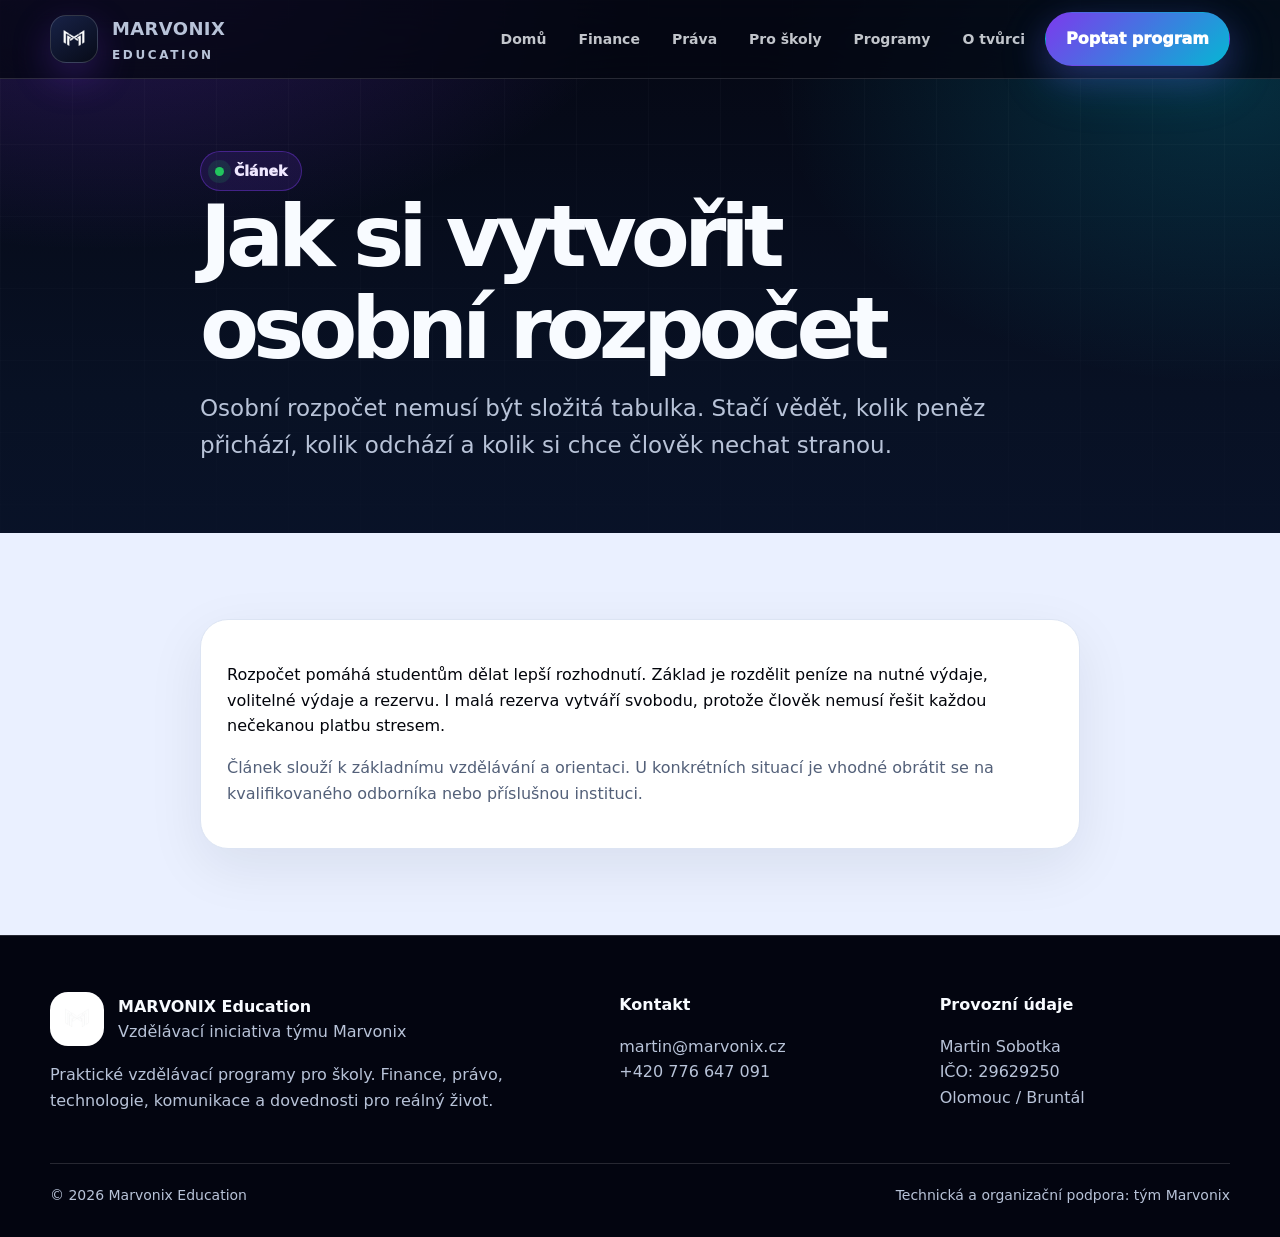
<file: blog/jak-si-vytvorit-rozpocet.html>
<!doctype html><html lang="cs"><head><meta charset="utf-8"><meta name="viewport" content="width=device-width,initial-scale=1,viewport-fit=cover"><title>Jak si vytvořit osobní rozpočet | Marvonix Education</title><meta name="description" content="Praktický článek pro studenty o osobním rozpočtu, výdajích a rezervě."><meta name="robots" content="index, follow, max-image-preview:large"><meta name="theme-color" content="#050713"><link rel="canonical" href="https://education.marvonix.cz/blog/jak-si-vytvorit-rozpocet.html"><meta property="og:type" content="website"><meta property="og:locale" content="cs_CZ"><meta property="og:site_name" content="Marvonix Education"><meta property="og:title" content="Jak si vytvořit osobní rozpočet | Marvonix Education"><meta property="og:description" content="Praktický článek pro studenty o osobním rozpočtu, výdajích a rezervě."><meta property="og:image" content="https://education.marvonix.cz/android-chrome-512x512.png"><meta name="twitter:card" content="summary_large_image"><link rel="icon" href="../favicon.ico" sizes="any"><link rel="icon" type="image/png" sizes="32x32" href="../favicon-32x32.png"><link rel="icon" type="image/png" sizes="16x16" href="../favicon-16x16.png"><link rel="apple-touch-icon" href="../apple-touch-icon.png"><link rel="manifest" href="../site.webmanifest"><meta http-equiv="Content-Security-Policy" content="default-src 'self'; img-src 'self' data:; style-src 'self' 'unsafe-inline'; script-src 'self' 'unsafe-inline'; base-uri 'self'; form-action 'self' mailto:; frame-ancestors 'none'; upgrade-insecure-requests"><meta http-equiv="X-Content-Type-Options" content="nosniff"><meta name="referrer" content="strict-origin-when-cross-origin"><style>
:root{--bg:#050713;--bg2:#081124;--card:#0c1530;--card2:#111d3e;--text:#f8fbff;--muted:#b8c3d8;--soft:#eaf0ff;--line:rgba(255,255,255,.14);--brand:#7c3aed;--brand2:#06b6d4;--accent:#22c55e;--gold:#f5c76b;--dark:#02040b;--max:1180px;--r:28px;--shadow:0 28px 90px rgba(0,0,0,.34)}*{box-sizing:border-box}html{scroll-behavior:smooth}body{margin:0;font-family:Inter,ui-sans-serif,system-ui,-apple-system,BlinkMacSystemFont,"Segoe UI",Arial,sans-serif;background:var(--bg);color:var(--text);line-height:1.6;overflow-x:hidden}body:before{content:"";position:fixed;inset:0;z-index:-2;background:radial-gradient(900px 520px at 8% -8%,rgba(124,58,237,.32),transparent 62%),radial-gradient(760px 520px at 96% 8%,rgba(6,182,212,.22),transparent 60%),linear-gradient(180deg,#050713 0%,#081124 44%,#0b1531 100%)}body:after{content:"";position:fixed;inset:0;z-index:-1;pointer-events:none;background-image:linear-gradient(rgba(255,255,255,.04) 1px,transparent 1px),linear-gradient(90deg,rgba(255,255,255,.04) 1px,transparent 1px);background-size:72px 72px;mask-image:linear-gradient(to bottom,rgba(0,0,0,.72),transparent 80%)}a{color:inherit;text-decoration:none}img{max-width:100%;display:block}.container{width:min(var(--max),calc(100% - 42px));margin-inline:auto}.skip{position:absolute;left:-999px;top:10px;padding:10px 14px;background:white;color:#000;border-radius:14px;z-index:999}.skip:focus{left:10px}.topbar{position:sticky;top:0;z-index:50;background:rgba(5,7,19,.78);backdrop-filter:blur(20px);border-bottom:1px solid var(--line)}.nav{min-height:78px;display:flex;align-items:center;justify-content:space-between;gap:20px}.brand{display:flex;align-items:center;gap:14px}.brand img{width:48px;height:48px;border-radius:16px;background:linear-gradient(145deg,#182247,#070b18);border:1px solid rgba(255,255,255,.16);box-shadow:0 14px 38px rgba(124,58,237,.28);padding:6px}.brand strong{display:block;font-size:18px;letter-spacing:.02em}.brand span{display:block;margin-top:2px;color:var(--muted);font-size:12px;text-transform:uppercase;letter-spacing:.22em;font-weight:900}.menu{display:flex;align-items:center;gap:8px}.menu a:not(.btn){font-size:14px;font-weight:850;color:rgba(248,251,255,.78);padding:10px 12px;border-radius:999px}.menu a:hover,.menu a.active{color:#fff;background:rgba(124,58,237,.18)}.btn{display:inline-flex;align-items:center;justify-content:center;gap:9px;border-radius:999px;padding:13px 20px;font-weight:950;border:1px solid transparent;transition:.18s ease}.btn:hover{transform:translateY(-2px)}.btn.primary{background:linear-gradient(135deg,var(--brand),var(--brand2));color:white;box-shadow:0 18px 52px rgba(6,182,212,.18),0 12px 34px rgba(124,58,237,.28)}.btn.ghost{border-color:var(--line);background:rgba(255,255,255,.07);color:white}.hamb{display:none;border:1px solid var(--line);background:rgba(255,255,255,.08);color:#fff;border-radius:14px;padding:9px 13px;font-size:21px}.hero{padding:86px 0 70px}.hero-grid{display:grid;grid-template-columns:1.05fr .95fr;gap:58px;align-items:center}.eyebrow{display:inline-flex;align-items:center;gap:10px;border:1px solid rgba(124,58,237,.42);background:rgba(124,58,237,.13);border-radius:999px;padding:8px 14px;color:#efe7ff;font-weight:950;font-size:14px}.dot{width:9px;height:9px;border-radius:50%;background:var(--accent);box-shadow:0 0 0 7px rgba(34,197,94,.14)}h1,h2,h3{margin:0 0 16px;line-height:1.06}h1{font-size:clamp(42px,7vw,86px);letter-spacing:-.07em;max-width:950px}h2{font-size:clamp(32px,4.6vw,58px);letter-spacing:-.055em}h3{font-size:24px;letter-spacing:-.03em}.lead{font-size:clamp(18px,2vw,23px);color:var(--muted);margin:0 0 28px;max-width:840px}.muted{color:var(--muted)}.badges{display:flex;gap:10px;flex-wrap:wrap;margin:26px 0}.badge{border:1px solid var(--line);background:rgba(255,255,255,.07);border-radius:999px;padding:9px 14px;color:#eef2ff;font-weight:850}.actions{display:flex;gap:12px;flex-wrap:wrap}.hero-panel{border:1px solid rgba(255,255,255,.16);background:linear-gradient(145deg,rgba(255,255,255,.10),rgba(255,255,255,.045));box-shadow:var(--shadow);border-radius:36px;padding:24px;position:relative;overflow:hidden}.hero-panel:before{content:"";position:absolute;inset:-80px -80px auto auto;width:260px;height:260px;border-radius:50%;background:rgba(6,182,212,.22);filter:blur(10px)}.panel-top{display:flex;align-items:center;justify-content:space-between;gap:18px;padding-bottom:18px;border-bottom:1px solid var(--line);position:relative}.panel-logo{width:76px;height:76px;border-radius:24px;background:#fff;object-fit:contain;padding:10px;box-shadow:0 22px 55px rgba(0,0,0,.24)}.kpi{font-weight:950;font-size:42px;letter-spacing:-.06em}.panel-list{display:grid;gap:14px;margin-top:20px;position:relative}.panel-item{display:grid;grid-template-columns:54px 1fr;gap:14px;align-items:start;padding:16px;border:1px solid var(--line);border-radius:22px;background:rgba(5,7,19,.42)}.num{color:var(--gold);font-size:13px;font-weight:950;letter-spacing:.12em}.panel-item strong{display:block;margin-bottom:4px}.section{padding:86px 0}.section.light{background:var(--soft);color:var(--dark)}.section.light .muted{color:#536079}.section-head{display:flex;justify-content:space-between;align-items:end;gap:28px;margin-bottom:34px}.section-head p{max-width:650px;margin:0}.grid{display:grid;gap:18px}.grid.two{grid-template-columns:repeat(2,minmax(0,1fr))}.grid.three{grid-template-columns:repeat(3,minmax(0,1fr))}.grid.four{grid-template-columns:repeat(4,minmax(0,1fr))}.card{border:1px solid var(--line);background:rgba(255,255,255,.075);border-radius:var(--r);padding:26px;box-shadow:0 18px 60px rgba(0,0,0,.13)}.light .card{background:#fff;border-color:#dce4f3;box-shadow:0 18px 55px rgba(15,23,42,.08)}.icon{width:48px;height:48px;display:grid;place-items:center;border-radius:16px;background:linear-gradient(135deg,rgba(124,58,237,.18),rgba(6,182,212,.16));margin-bottom:16px;font-size:23px}.card ul,.content ul{padding-left:20px;margin:14px 0 0}.card li,.content li{margin:7px 0}.strip{border-block:1px solid var(--line);background:rgba(255,255,255,.045);padding:30px 0}.strip-grid{display:grid;grid-template-columns:repeat(4,1fr);gap:18px}.strip strong{display:block;font-size:28px;letter-spacing:-.04em}.program{display:grid;grid-template-columns:.7fr 1.3fr;gap:24px;align-items:start}.program .mark{font-size:46px}.timeline{counter-reset:item;display:grid;gap:14px}.step{counter-increment:item;display:grid;grid-template-columns:54px 1fr;gap:16px;padding:18px;border-radius:22px;border:1px solid var(--line);background:rgba(255,255,255,.06)}.step:before{content:counter(item,decimal-leading-zero);font-weight:950;color:var(--gold)}.quote{font-size:clamp(24px,4vw,44px);letter-spacing:-.05em;line-height:1.12;max-width:980px}.footer{padding:56px 0 30px;background:#030510;border-top:1px solid var(--line)}.foot-grid{display:grid;grid-template-columns:1.3fr .7fr .7fr;gap:30px}.foot-brand{display:flex;gap:14px;align-items:center;margin-bottom:14px}.foot-brand img{width:54px;height:54px;border-radius:18px;background:#fff;padding:8px}.footer a{color:var(--muted)}.footer a:hover{color:white}.subfooter{margin-top:34px;padding-top:20px;border-top:1px solid var(--line);display:flex;justify-content:space-between;gap:18px;flex-wrap:wrap;color:var(--muted);font-size:14px}.content{max-width:880px}.page-hero{padding:72px 0 42px}.contact-box{display:grid;grid-template-columns:.9fr 1.1fr;gap:22px}.form{display:grid;gap:12px}.input,textarea{width:100%;border:1px solid #dce4f3;border-radius:16px;padding:13px 14px;font:inherit}textarea{min-height:150px}.notice{border-left:4px solid var(--brand2);background:rgba(6,182,212,.08);padding:18px;border-radius:18px;color:var(--muted)}.light .notice{color:#536079;background:#eef9ff}.blog-list{display:grid;gap:16px}.blog-list a{display:block;padding:18px;border-radius:20px;border:1px solid var(--line);background:rgba(255,255,255,.06)}@media(max-width:980px){.menu{position:fixed;left:18px;right:18px;top:86px;display:none;flex-direction:column;align-items:stretch;background:rgba(5,7,19,.96);border:1px solid var(--line);border-radius:24px;padding:16px;box-shadow:var(--shadow)}.menu.open{display:flex}.menu a{width:100%;text-align:center}.hamb{display:block}.hero-grid,.grid.two,.grid.three,.grid.four,.program,.contact-box,.foot-grid{grid-template-columns:1fr}.hero{padding-top:56px}.section-head{display:block}.strip-grid{grid-template-columns:repeat(2,1fr)}.brand strong{font-size:16px}}@media(max-width:560px){.container{width:min(100% - 28px,var(--max))}.nav{min-height:68px}.brand img{width:42px;height:42px}.brand span{font-size:10px}.hero{padding:42px 0 56px}h1{font-size:42px}.lead{font-size:17px}.btn{width:100%;padding:13px 16px}.hero-panel{padding:16px;border-radius:26px}.panel-item{grid-template-columns:1fr}.strip-grid{grid-template-columns:1fr}.section{padding:62px 0}.card{padding:22px}.subfooter{display:block}.topbar{position:sticky}}
</style><script type="application/ld+json">{"@context":"https://schema.org","@type":"EducationalOrganization","name":"Marvonix Education","description":"Vzdělávací iniciativa týmu Marvonix pro školy.","founder":{"@type":"Person","name":"Martin Sobotka"},"email":"martin@marvonix.cz","telephone":"+420776647091","url":"https://education.marvonix.cz"}</script></head><body><a class="skip" href="#obsah">Přejít na obsah</a><header class="topbar"><div class="container nav"><a class="brand" href="../index.html" aria-label="Marvonix Education domů"><img src="../android-chrome-192x192.png" alt=""><span><strong>MARVONIX</strong><span>Education</span></span></a><nav class="menu" data-nav aria-label="Hlavní navigace"><a class="" href="../index.html">Domů</a><a class="" href="../programy/financni-gramotnost.html">Finance</a><a class="" href="../programy/prava-studentum.html">Práva</a><a class="" href="../pro-skoly/index.html">Pro školy</a><a class="" href="../projekty/index.html">Programy</a><a class="" href="../o-tvurci/index.html">O tvůrci</a><a class="btn primary" href="../kontakt/index.html">Poptat program</a></nav><button class="hamb" data-menu aria-label="Otevřít menu" aria-expanded="false">☰</button></div></header><main id="obsah"><section class="page-hero"><div class="container content"><span class="eyebrow"><span class="dot"></span> Článek</span><h1>Jak si vytvořit osobní rozpočet</h1><p class="lead">Osobní rozpočet nemusí být složitá tabulka. Stačí vědět, kolik peněz přichází, kolik odchází a kolik si chce člověk nechat stranou.</p></div></section><section class="section light"><div class="container content"><article class="card"><p>Rozpočet pomáhá studentům dělat lepší rozhodnutí. Základ je rozdělit peníze na nutné výdaje, volitelné výdaje a rezervu. I malá rezerva vytváří svobodu, protože člověk nemusí řešit každou nečekanou platbu stresem.</p><p class="muted">Článek slouží k základnímu vzdělávání a orientaci. U konkrétních situací je vhodné obrátit se na kvalifikovaného odborníka nebo příslušnou instituci.</p></article></div></section></main><footer class="footer"><div class="container"><div class="foot-grid"><div><div class="foot-brand"><img src="../android-chrome-192x192.png" alt=""><div><strong>MARVONIX Education</strong><div class="muted">Vzdělávací iniciativa týmu Marvonix</div></div></div><p class="muted">Praktické vzdělávací programy pro školy. Finance, právo, technologie, komunikace a dovednosti pro reálný život.</p></div><div><strong>Kontakt</strong><p><a href="mailto:martin@marvonix.cz">martin@marvonix.cz</a><br><a href="tel:+420776647091">+420 776 647 091</a></p></div><div><strong>Provozní údaje</strong><p class="muted">Martin Sobotka<br>IČO: 29629250<br>Olomouc / Bruntál</p></div></div><div class="subfooter"><span>© 2026 Marvonix Education</span><span>Technická a organizační podpora: tým Marvonix</span></div></div></footer><script>document.addEventListener('DOMContentLoaded',()=>{const b=document.querySelector('[data-menu]'),m=document.querySelector('[data-nav]');if(b&&m){b.addEventListener('click',()=>{const open=m.classList.toggle('open');b.setAttribute('aria-expanded',open?'true':'false')});m.querySelectorAll('a').forEach(a=>a.addEventListener('click',()=>{m.classList.remove('open');b.setAttribute('aria-expanded','false')}))}});</script></body></html>
</file>
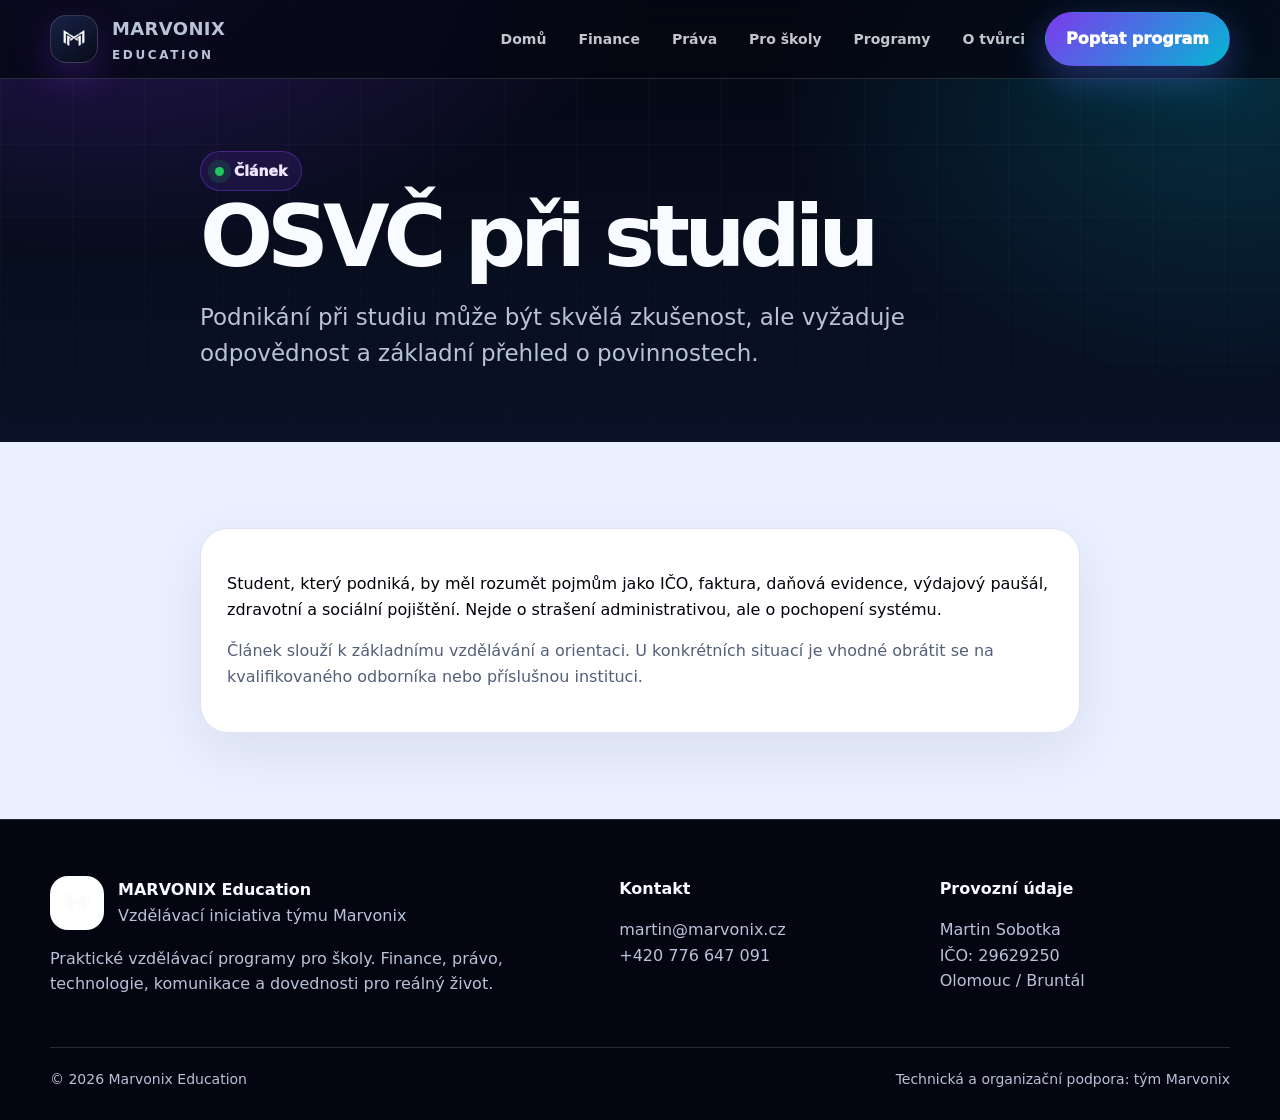
<file: blog/osvc-pri-studiu.html>
<!doctype html><html lang="cs"><head><meta charset="utf-8"><meta name="viewport" content="width=device-width,initial-scale=1,viewport-fit=cover"><title>OSVČ při studiu | Marvonix Education</title><meta name="description" content="Základní vysvětlení, co znamená podnikat při studiu a proč je důležité rozumět povinnostem."><meta name="robots" content="index, follow, max-image-preview:large"><meta name="theme-color" content="#050713"><link rel="canonical" href="https://education.marvonix.cz/blog/osvc-pri-studiu.html"><meta property="og:type" content="website"><meta property="og:locale" content="cs_CZ"><meta property="og:site_name" content="Marvonix Education"><meta property="og:title" content="OSVČ při studiu | Marvonix Education"><meta property="og:description" content="Základní vysvětlení, co znamená podnikat při studiu a proč je důležité rozumět povinnostem."><meta property="og:image" content="https://education.marvonix.cz/android-chrome-512x512.png"><meta name="twitter:card" content="summary_large_image"><link rel="icon" href="../favicon.ico" sizes="any"><link rel="icon" type="image/png" sizes="32x32" href="../favicon-32x32.png"><link rel="icon" type="image/png" sizes="16x16" href="../favicon-16x16.png"><link rel="apple-touch-icon" href="../apple-touch-icon.png"><link rel="manifest" href="../site.webmanifest"><meta http-equiv="Content-Security-Policy" content="default-src 'self'; img-src 'self' data:; style-src 'self' 'unsafe-inline'; script-src 'self' 'unsafe-inline'; base-uri 'self'; form-action 'self' mailto:; frame-ancestors 'none'; upgrade-insecure-requests"><meta http-equiv="X-Content-Type-Options" content="nosniff"><meta name="referrer" content="strict-origin-when-cross-origin"><style>
:root{--bg:#050713;--bg2:#081124;--card:#0c1530;--card2:#111d3e;--text:#f8fbff;--muted:#b8c3d8;--soft:#eaf0ff;--line:rgba(255,255,255,.14);--brand:#7c3aed;--brand2:#06b6d4;--accent:#22c55e;--gold:#f5c76b;--dark:#02040b;--max:1180px;--r:28px;--shadow:0 28px 90px rgba(0,0,0,.34)}*{box-sizing:border-box}html{scroll-behavior:smooth}body{margin:0;font-family:Inter,ui-sans-serif,system-ui,-apple-system,BlinkMacSystemFont,"Segoe UI",Arial,sans-serif;background:var(--bg);color:var(--text);line-height:1.6;overflow-x:hidden}body:before{content:"";position:fixed;inset:0;z-index:-2;background:radial-gradient(900px 520px at 8% -8%,rgba(124,58,237,.32),transparent 62%),radial-gradient(760px 520px at 96% 8%,rgba(6,182,212,.22),transparent 60%),linear-gradient(180deg,#050713 0%,#081124 44%,#0b1531 100%)}body:after{content:"";position:fixed;inset:0;z-index:-1;pointer-events:none;background-image:linear-gradient(rgba(255,255,255,.04) 1px,transparent 1px),linear-gradient(90deg,rgba(255,255,255,.04) 1px,transparent 1px);background-size:72px 72px;mask-image:linear-gradient(to bottom,rgba(0,0,0,.72),transparent 80%)}a{color:inherit;text-decoration:none}img{max-width:100%;display:block}.container{width:min(var(--max),calc(100% - 42px));margin-inline:auto}.skip{position:absolute;left:-999px;top:10px;padding:10px 14px;background:white;color:#000;border-radius:14px;z-index:999}.skip:focus{left:10px}.topbar{position:sticky;top:0;z-index:50;background:rgba(5,7,19,.78);backdrop-filter:blur(20px);border-bottom:1px solid var(--line)}.nav{min-height:78px;display:flex;align-items:center;justify-content:space-between;gap:20px}.brand{display:flex;align-items:center;gap:14px}.brand img{width:48px;height:48px;border-radius:16px;background:linear-gradient(145deg,#182247,#070b18);border:1px solid rgba(255,255,255,.16);box-shadow:0 14px 38px rgba(124,58,237,.28);padding:6px}.brand strong{display:block;font-size:18px;letter-spacing:.02em}.brand span{display:block;margin-top:2px;color:var(--muted);font-size:12px;text-transform:uppercase;letter-spacing:.22em;font-weight:900}.menu{display:flex;align-items:center;gap:8px}.menu a:not(.btn){font-size:14px;font-weight:850;color:rgba(248,251,255,.78);padding:10px 12px;border-radius:999px}.menu a:hover,.menu a.active{color:#fff;background:rgba(124,58,237,.18)}.btn{display:inline-flex;align-items:center;justify-content:center;gap:9px;border-radius:999px;padding:13px 20px;font-weight:950;border:1px solid transparent;transition:.18s ease}.btn:hover{transform:translateY(-2px)}.btn.primary{background:linear-gradient(135deg,var(--brand),var(--brand2));color:white;box-shadow:0 18px 52px rgba(6,182,212,.18),0 12px 34px rgba(124,58,237,.28)}.btn.ghost{border-color:var(--line);background:rgba(255,255,255,.07);color:white}.hamb{display:none;border:1px solid var(--line);background:rgba(255,255,255,.08);color:#fff;border-radius:14px;padding:9px 13px;font-size:21px}.hero{padding:86px 0 70px}.hero-grid{display:grid;grid-template-columns:1.05fr .95fr;gap:58px;align-items:center}.eyebrow{display:inline-flex;align-items:center;gap:10px;border:1px solid rgba(124,58,237,.42);background:rgba(124,58,237,.13);border-radius:999px;padding:8px 14px;color:#efe7ff;font-weight:950;font-size:14px}.dot{width:9px;height:9px;border-radius:50%;background:var(--accent);box-shadow:0 0 0 7px rgba(34,197,94,.14)}h1,h2,h3{margin:0 0 16px;line-height:1.06}h1{font-size:clamp(42px,7vw,86px);letter-spacing:-.07em;max-width:950px}h2{font-size:clamp(32px,4.6vw,58px);letter-spacing:-.055em}h3{font-size:24px;letter-spacing:-.03em}.lead{font-size:clamp(18px,2vw,23px);color:var(--muted);margin:0 0 28px;max-width:840px}.muted{color:var(--muted)}.badges{display:flex;gap:10px;flex-wrap:wrap;margin:26px 0}.badge{border:1px solid var(--line);background:rgba(255,255,255,.07);border-radius:999px;padding:9px 14px;color:#eef2ff;font-weight:850}.actions{display:flex;gap:12px;flex-wrap:wrap}.hero-panel{border:1px solid rgba(255,255,255,.16);background:linear-gradient(145deg,rgba(255,255,255,.10),rgba(255,255,255,.045));box-shadow:var(--shadow);border-radius:36px;padding:24px;position:relative;overflow:hidden}.hero-panel:before{content:"";position:absolute;inset:-80px -80px auto auto;width:260px;height:260px;border-radius:50%;background:rgba(6,182,212,.22);filter:blur(10px)}.panel-top{display:flex;align-items:center;justify-content:space-between;gap:18px;padding-bottom:18px;border-bottom:1px solid var(--line);position:relative}.panel-logo{width:76px;height:76px;border-radius:24px;background:#fff;object-fit:contain;padding:10px;box-shadow:0 22px 55px rgba(0,0,0,.24)}.kpi{font-weight:950;font-size:42px;letter-spacing:-.06em}.panel-list{display:grid;gap:14px;margin-top:20px;position:relative}.panel-item{display:grid;grid-template-columns:54px 1fr;gap:14px;align-items:start;padding:16px;border:1px solid var(--line);border-radius:22px;background:rgba(5,7,19,.42)}.num{color:var(--gold);font-size:13px;font-weight:950;letter-spacing:.12em}.panel-item strong{display:block;margin-bottom:4px}.section{padding:86px 0}.section.light{background:var(--soft);color:var(--dark)}.section.light .muted{color:#536079}.section-head{display:flex;justify-content:space-between;align-items:end;gap:28px;margin-bottom:34px}.section-head p{max-width:650px;margin:0}.grid{display:grid;gap:18px}.grid.two{grid-template-columns:repeat(2,minmax(0,1fr))}.grid.three{grid-template-columns:repeat(3,minmax(0,1fr))}.grid.four{grid-template-columns:repeat(4,minmax(0,1fr))}.card{border:1px solid var(--line);background:rgba(255,255,255,.075);border-radius:var(--r);padding:26px;box-shadow:0 18px 60px rgba(0,0,0,.13)}.light .card{background:#fff;border-color:#dce4f3;box-shadow:0 18px 55px rgba(15,23,42,.08)}.icon{width:48px;height:48px;display:grid;place-items:center;border-radius:16px;background:linear-gradient(135deg,rgba(124,58,237,.18),rgba(6,182,212,.16));margin-bottom:16px;font-size:23px}.card ul,.content ul{padding-left:20px;margin:14px 0 0}.card li,.content li{margin:7px 0}.strip{border-block:1px solid var(--line);background:rgba(255,255,255,.045);padding:30px 0}.strip-grid{display:grid;grid-template-columns:repeat(4,1fr);gap:18px}.strip strong{display:block;font-size:28px;letter-spacing:-.04em}.program{display:grid;grid-template-columns:.7fr 1.3fr;gap:24px;align-items:start}.program .mark{font-size:46px}.timeline{counter-reset:item;display:grid;gap:14px}.step{counter-increment:item;display:grid;grid-template-columns:54px 1fr;gap:16px;padding:18px;border-radius:22px;border:1px solid var(--line);background:rgba(255,255,255,.06)}.step:before{content:counter(item,decimal-leading-zero);font-weight:950;color:var(--gold)}.quote{font-size:clamp(24px,4vw,44px);letter-spacing:-.05em;line-height:1.12;max-width:980px}.footer{padding:56px 0 30px;background:#030510;border-top:1px solid var(--line)}.foot-grid{display:grid;grid-template-columns:1.3fr .7fr .7fr;gap:30px}.foot-brand{display:flex;gap:14px;align-items:center;margin-bottom:14px}.foot-brand img{width:54px;height:54px;border-radius:18px;background:#fff;padding:8px}.footer a{color:var(--muted)}.footer a:hover{color:white}.subfooter{margin-top:34px;padding-top:20px;border-top:1px solid var(--line);display:flex;justify-content:space-between;gap:18px;flex-wrap:wrap;color:var(--muted);font-size:14px}.content{max-width:880px}.page-hero{padding:72px 0 42px}.contact-box{display:grid;grid-template-columns:.9fr 1.1fr;gap:22px}.form{display:grid;gap:12px}.input,textarea{width:100%;border:1px solid #dce4f3;border-radius:16px;padding:13px 14px;font:inherit}textarea{min-height:150px}.notice{border-left:4px solid var(--brand2);background:rgba(6,182,212,.08);padding:18px;border-radius:18px;color:var(--muted)}.light .notice{color:#536079;background:#eef9ff}.blog-list{display:grid;gap:16px}.blog-list a{display:block;padding:18px;border-radius:20px;border:1px solid var(--line);background:rgba(255,255,255,.06)}@media(max-width:980px){.menu{position:fixed;left:18px;right:18px;top:86px;display:none;flex-direction:column;align-items:stretch;background:rgba(5,7,19,.96);border:1px solid var(--line);border-radius:24px;padding:16px;box-shadow:var(--shadow)}.menu.open{display:flex}.menu a{width:100%;text-align:center}.hamb{display:block}.hero-grid,.grid.two,.grid.three,.grid.four,.program,.contact-box,.foot-grid{grid-template-columns:1fr}.hero{padding-top:56px}.section-head{display:block}.strip-grid{grid-template-columns:repeat(2,1fr)}.brand strong{font-size:16px}}@media(max-width:560px){.container{width:min(100% - 28px,var(--max))}.nav{min-height:68px}.brand img{width:42px;height:42px}.brand span{font-size:10px}.hero{padding:42px 0 56px}h1{font-size:42px}.lead{font-size:17px}.btn{width:100%;padding:13px 16px}.hero-panel{padding:16px;border-radius:26px}.panel-item{grid-template-columns:1fr}.strip-grid{grid-template-columns:1fr}.section{padding:62px 0}.card{padding:22px}.subfooter{display:block}.topbar{position:sticky}}
</style><script type="application/ld+json">{"@context":"https://schema.org","@type":"EducationalOrganization","name":"Marvonix Education","description":"Vzdělávací iniciativa týmu Marvonix pro školy.","founder":{"@type":"Person","name":"Martin Sobotka"},"email":"martin@marvonix.cz","telephone":"+420776647091","url":"https://education.marvonix.cz"}</script></head><body><a class="skip" href="#obsah">Přejít na obsah</a><header class="topbar"><div class="container nav"><a class="brand" href="../index.html" aria-label="Marvonix Education domů"><img src="../android-chrome-192x192.png" alt=""><span><strong>MARVONIX</strong><span>Education</span></span></a><nav class="menu" data-nav aria-label="Hlavní navigace"><a class="" href="../index.html">Domů</a><a class="" href="../programy/financni-gramotnost.html">Finance</a><a class="" href="../programy/prava-studentum.html">Práva</a><a class="" href="../pro-skoly/index.html">Pro školy</a><a class="" href="../projekty/index.html">Programy</a><a class="" href="../o-tvurci/index.html">O tvůrci</a><a class="btn primary" href="../kontakt/index.html">Poptat program</a></nav><button class="hamb" data-menu aria-label="Otevřít menu" aria-expanded="false">☰</button></div></header><main id="obsah"><section class="page-hero"><div class="container content"><span class="eyebrow"><span class="dot"></span> Článek</span><h1>OSVČ při studiu</h1><p class="lead">Podnikání při studiu může být skvělá zkušenost, ale vyžaduje odpovědnost a základní přehled o povinnostech.</p></div></section><section class="section light"><div class="container content"><article class="card"><p>Student, který podniká, by měl rozumět pojmům jako IČO, faktura, daňová evidence, výdajový paušál, zdravotní a sociální pojištění. Nejde o strašení administrativou, ale o pochopení systému.</p><p class="muted">Článek slouží k základnímu vzdělávání a orientaci. U konkrétních situací je vhodné obrátit se na kvalifikovaného odborníka nebo příslušnou instituci.</p></article></div></section></main><footer class="footer"><div class="container"><div class="foot-grid"><div><div class="foot-brand"><img src="../android-chrome-192x192.png" alt=""><div><strong>MARVONIX Education</strong><div class="muted">Vzdělávací iniciativa týmu Marvonix</div></div></div><p class="muted">Praktické vzdělávací programy pro školy. Finance, právo, technologie, komunikace a dovednosti pro reálný život.</p></div><div><strong>Kontakt</strong><p><a href="mailto:martin@marvonix.cz">martin@marvonix.cz</a><br><a href="tel:+420776647091">+420 776 647 091</a></p></div><div><strong>Provozní údaje</strong><p class="muted">Martin Sobotka<br>IČO: 29629250<br>Olomouc / Bruntál</p></div></div><div class="subfooter"><span>© 2026 Marvonix Education</span><span>Technická a organizační podpora: tým Marvonix</span></div></div></footer><script>document.addEventListener('DOMContentLoaded',()=>{const b=document.querySelector('[data-menu]'),m=document.querySelector('[data-nav]');if(b&&m){b.addEventListener('click',()=>{const open=m.classList.toggle('open');b.setAttribute('aria-expanded',open?'true':'false')});m.querySelectorAll('a').forEach(a=>a.addEventListener('click',()=>{m.classList.remove('open');b.setAttribute('aria-expanded','false')}))}});</script></body></html>
</file>
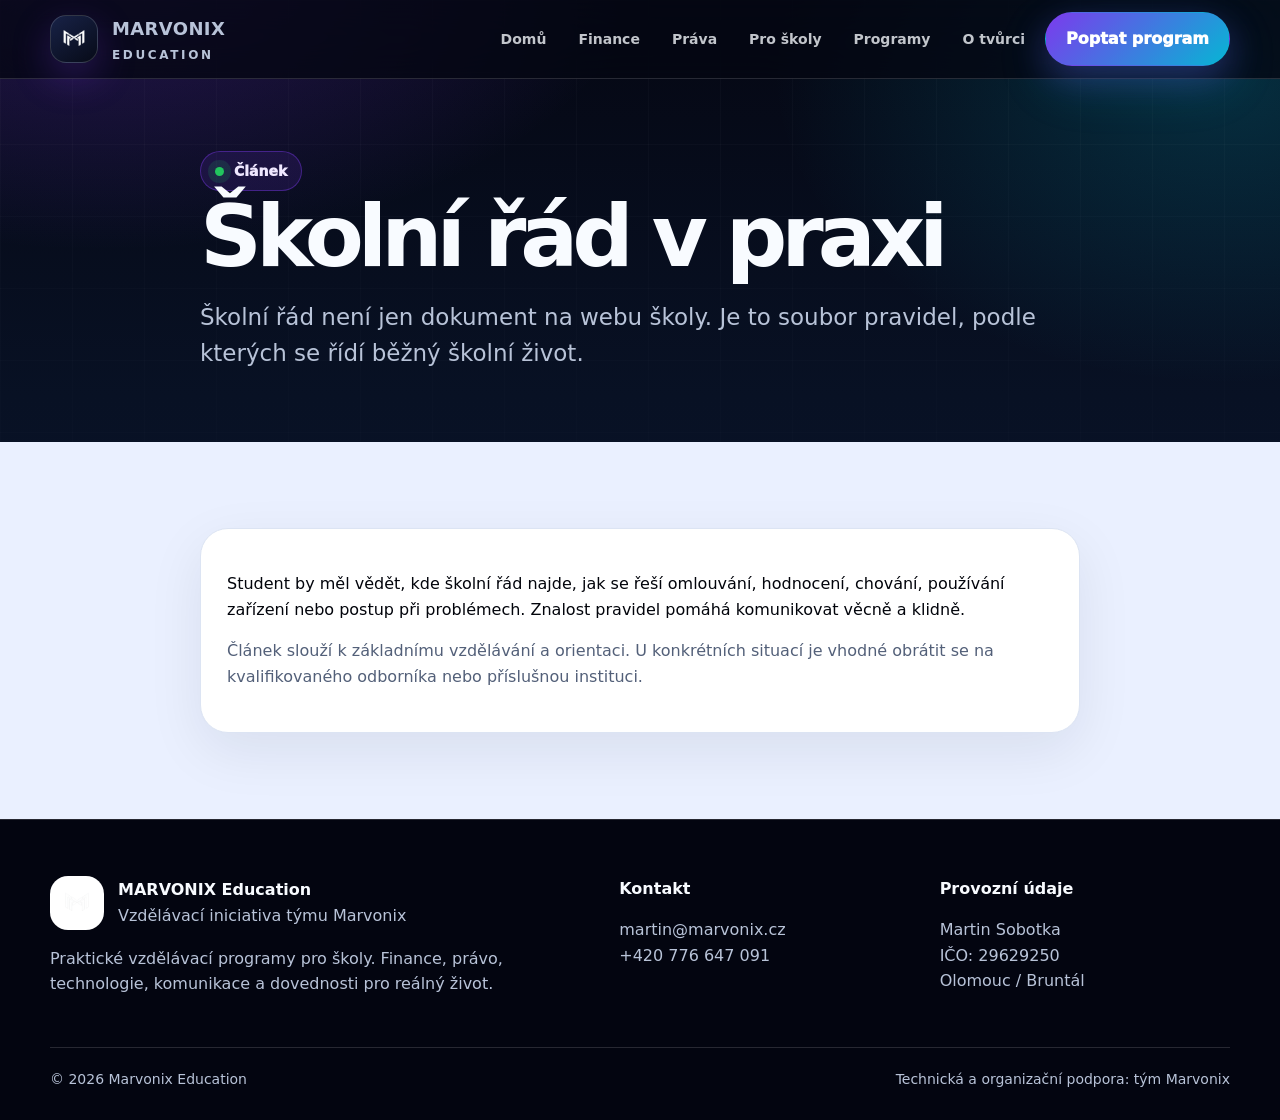
<file: blog/skolni-rad.html>
<!doctype html><html lang="cs"><head><meta charset="utf-8"><meta name="viewport" content="width=device-width,initial-scale=1,viewport-fit=cover"><title>Školní řád v praxi | Marvonix Education</title><meta name="description" content="Jak studenti mohou číst školní řád a proč je důležité znát pravidla školy."><meta name="robots" content="index, follow, max-image-preview:large"><meta name="theme-color" content="#050713"><link rel="canonical" href="https://education.marvonix.cz/blog/skolni-rad.html"><meta property="og:type" content="website"><meta property="og:locale" content="cs_CZ"><meta property="og:site_name" content="Marvonix Education"><meta property="og:title" content="Školní řád v praxi | Marvonix Education"><meta property="og:description" content="Jak studenti mohou číst školní řád a proč je důležité znát pravidla školy."><meta property="og:image" content="https://education.marvonix.cz/android-chrome-512x512.png"><meta name="twitter:card" content="summary_large_image"><link rel="icon" href="../favicon.ico" sizes="any"><link rel="icon" type="image/png" sizes="32x32" href="../favicon-32x32.png"><link rel="icon" type="image/png" sizes="16x16" href="../favicon-16x16.png"><link rel="apple-touch-icon" href="../apple-touch-icon.png"><link rel="manifest" href="../site.webmanifest"><meta http-equiv="Content-Security-Policy" content="default-src 'self'; img-src 'self' data:; style-src 'self' 'unsafe-inline'; script-src 'self' 'unsafe-inline'; base-uri 'self'; form-action 'self' mailto:; frame-ancestors 'none'; upgrade-insecure-requests"><meta http-equiv="X-Content-Type-Options" content="nosniff"><meta name="referrer" content="strict-origin-when-cross-origin"><style>
:root{--bg:#050713;--bg2:#081124;--card:#0c1530;--card2:#111d3e;--text:#f8fbff;--muted:#b8c3d8;--soft:#eaf0ff;--line:rgba(255,255,255,.14);--brand:#7c3aed;--brand2:#06b6d4;--accent:#22c55e;--gold:#f5c76b;--dark:#02040b;--max:1180px;--r:28px;--shadow:0 28px 90px rgba(0,0,0,.34)}*{box-sizing:border-box}html{scroll-behavior:smooth}body{margin:0;font-family:Inter,ui-sans-serif,system-ui,-apple-system,BlinkMacSystemFont,"Segoe UI",Arial,sans-serif;background:var(--bg);color:var(--text);line-height:1.6;overflow-x:hidden}body:before{content:"";position:fixed;inset:0;z-index:-2;background:radial-gradient(900px 520px at 8% -8%,rgba(124,58,237,.32),transparent 62%),radial-gradient(760px 520px at 96% 8%,rgba(6,182,212,.22),transparent 60%),linear-gradient(180deg,#050713 0%,#081124 44%,#0b1531 100%)}body:after{content:"";position:fixed;inset:0;z-index:-1;pointer-events:none;background-image:linear-gradient(rgba(255,255,255,.04) 1px,transparent 1px),linear-gradient(90deg,rgba(255,255,255,.04) 1px,transparent 1px);background-size:72px 72px;mask-image:linear-gradient(to bottom,rgba(0,0,0,.72),transparent 80%)}a{color:inherit;text-decoration:none}img{max-width:100%;display:block}.container{width:min(var(--max),calc(100% - 42px));margin-inline:auto}.skip{position:absolute;left:-999px;top:10px;padding:10px 14px;background:white;color:#000;border-radius:14px;z-index:999}.skip:focus{left:10px}.topbar{position:sticky;top:0;z-index:50;background:rgba(5,7,19,.78);backdrop-filter:blur(20px);border-bottom:1px solid var(--line)}.nav{min-height:78px;display:flex;align-items:center;justify-content:space-between;gap:20px}.brand{display:flex;align-items:center;gap:14px}.brand img{width:48px;height:48px;border-radius:16px;background:linear-gradient(145deg,#182247,#070b18);border:1px solid rgba(255,255,255,.16);box-shadow:0 14px 38px rgba(124,58,237,.28);padding:6px}.brand strong{display:block;font-size:18px;letter-spacing:.02em}.brand span{display:block;margin-top:2px;color:var(--muted);font-size:12px;text-transform:uppercase;letter-spacing:.22em;font-weight:900}.menu{display:flex;align-items:center;gap:8px}.menu a:not(.btn){font-size:14px;font-weight:850;color:rgba(248,251,255,.78);padding:10px 12px;border-radius:999px}.menu a:hover,.menu a.active{color:#fff;background:rgba(124,58,237,.18)}.btn{display:inline-flex;align-items:center;justify-content:center;gap:9px;border-radius:999px;padding:13px 20px;font-weight:950;border:1px solid transparent;transition:.18s ease}.btn:hover{transform:translateY(-2px)}.btn.primary{background:linear-gradient(135deg,var(--brand),var(--brand2));color:white;box-shadow:0 18px 52px rgba(6,182,212,.18),0 12px 34px rgba(124,58,237,.28)}.btn.ghost{border-color:var(--line);background:rgba(255,255,255,.07);color:white}.hamb{display:none;border:1px solid var(--line);background:rgba(255,255,255,.08);color:#fff;border-radius:14px;padding:9px 13px;font-size:21px}.hero{padding:86px 0 70px}.hero-grid{display:grid;grid-template-columns:1.05fr .95fr;gap:58px;align-items:center}.eyebrow{display:inline-flex;align-items:center;gap:10px;border:1px solid rgba(124,58,237,.42);background:rgba(124,58,237,.13);border-radius:999px;padding:8px 14px;color:#efe7ff;font-weight:950;font-size:14px}.dot{width:9px;height:9px;border-radius:50%;background:var(--accent);box-shadow:0 0 0 7px rgba(34,197,94,.14)}h1,h2,h3{margin:0 0 16px;line-height:1.06}h1{font-size:clamp(42px,7vw,86px);letter-spacing:-.07em;max-width:950px}h2{font-size:clamp(32px,4.6vw,58px);letter-spacing:-.055em}h3{font-size:24px;letter-spacing:-.03em}.lead{font-size:clamp(18px,2vw,23px);color:var(--muted);margin:0 0 28px;max-width:840px}.muted{color:var(--muted)}.badges{display:flex;gap:10px;flex-wrap:wrap;margin:26px 0}.badge{border:1px solid var(--line);background:rgba(255,255,255,.07);border-radius:999px;padding:9px 14px;color:#eef2ff;font-weight:850}.actions{display:flex;gap:12px;flex-wrap:wrap}.hero-panel{border:1px solid rgba(255,255,255,.16);background:linear-gradient(145deg,rgba(255,255,255,.10),rgba(255,255,255,.045));box-shadow:var(--shadow);border-radius:36px;padding:24px;position:relative;overflow:hidden}.hero-panel:before{content:"";position:absolute;inset:-80px -80px auto auto;width:260px;height:260px;border-radius:50%;background:rgba(6,182,212,.22);filter:blur(10px)}.panel-top{display:flex;align-items:center;justify-content:space-between;gap:18px;padding-bottom:18px;border-bottom:1px solid var(--line);position:relative}.panel-logo{width:76px;height:76px;border-radius:24px;background:#fff;object-fit:contain;padding:10px;box-shadow:0 22px 55px rgba(0,0,0,.24)}.kpi{font-weight:950;font-size:42px;letter-spacing:-.06em}.panel-list{display:grid;gap:14px;margin-top:20px;position:relative}.panel-item{display:grid;grid-template-columns:54px 1fr;gap:14px;align-items:start;padding:16px;border:1px solid var(--line);border-radius:22px;background:rgba(5,7,19,.42)}.num{color:var(--gold);font-size:13px;font-weight:950;letter-spacing:.12em}.panel-item strong{display:block;margin-bottom:4px}.section{padding:86px 0}.section.light{background:var(--soft);color:var(--dark)}.section.light .muted{color:#536079}.section-head{display:flex;justify-content:space-between;align-items:end;gap:28px;margin-bottom:34px}.section-head p{max-width:650px;margin:0}.grid{display:grid;gap:18px}.grid.two{grid-template-columns:repeat(2,minmax(0,1fr))}.grid.three{grid-template-columns:repeat(3,minmax(0,1fr))}.grid.four{grid-template-columns:repeat(4,minmax(0,1fr))}.card{border:1px solid var(--line);background:rgba(255,255,255,.075);border-radius:var(--r);padding:26px;box-shadow:0 18px 60px rgba(0,0,0,.13)}.light .card{background:#fff;border-color:#dce4f3;box-shadow:0 18px 55px rgba(15,23,42,.08)}.icon{width:48px;height:48px;display:grid;place-items:center;border-radius:16px;background:linear-gradient(135deg,rgba(124,58,237,.18),rgba(6,182,212,.16));margin-bottom:16px;font-size:23px}.card ul,.content ul{padding-left:20px;margin:14px 0 0}.card li,.content li{margin:7px 0}.strip{border-block:1px solid var(--line);background:rgba(255,255,255,.045);padding:30px 0}.strip-grid{display:grid;grid-template-columns:repeat(4,1fr);gap:18px}.strip strong{display:block;font-size:28px;letter-spacing:-.04em}.program{display:grid;grid-template-columns:.7fr 1.3fr;gap:24px;align-items:start}.program .mark{font-size:46px}.timeline{counter-reset:item;display:grid;gap:14px}.step{counter-increment:item;display:grid;grid-template-columns:54px 1fr;gap:16px;padding:18px;border-radius:22px;border:1px solid var(--line);background:rgba(255,255,255,.06)}.step:before{content:counter(item,decimal-leading-zero);font-weight:950;color:var(--gold)}.quote{font-size:clamp(24px,4vw,44px);letter-spacing:-.05em;line-height:1.12;max-width:980px}.footer{padding:56px 0 30px;background:#030510;border-top:1px solid var(--line)}.foot-grid{display:grid;grid-template-columns:1.3fr .7fr .7fr;gap:30px}.foot-brand{display:flex;gap:14px;align-items:center;margin-bottom:14px}.foot-brand img{width:54px;height:54px;border-radius:18px;background:#fff;padding:8px}.footer a{color:var(--muted)}.footer a:hover{color:white}.subfooter{margin-top:34px;padding-top:20px;border-top:1px solid var(--line);display:flex;justify-content:space-between;gap:18px;flex-wrap:wrap;color:var(--muted);font-size:14px}.content{max-width:880px}.page-hero{padding:72px 0 42px}.contact-box{display:grid;grid-template-columns:.9fr 1.1fr;gap:22px}.form{display:grid;gap:12px}.input,textarea{width:100%;border:1px solid #dce4f3;border-radius:16px;padding:13px 14px;font:inherit}textarea{min-height:150px}.notice{border-left:4px solid var(--brand2);background:rgba(6,182,212,.08);padding:18px;border-radius:18px;color:var(--muted)}.light .notice{color:#536079;background:#eef9ff}.blog-list{display:grid;gap:16px}.blog-list a{display:block;padding:18px;border-radius:20px;border:1px solid var(--line);background:rgba(255,255,255,.06)}@media(max-width:980px){.menu{position:fixed;left:18px;right:18px;top:86px;display:none;flex-direction:column;align-items:stretch;background:rgba(5,7,19,.96);border:1px solid var(--line);border-radius:24px;padding:16px;box-shadow:var(--shadow)}.menu.open{display:flex}.menu a{width:100%;text-align:center}.hamb{display:block}.hero-grid,.grid.two,.grid.three,.grid.four,.program,.contact-box,.foot-grid{grid-template-columns:1fr}.hero{padding-top:56px}.section-head{display:block}.strip-grid{grid-template-columns:repeat(2,1fr)}.brand strong{font-size:16px}}@media(max-width:560px){.container{width:min(100% - 28px,var(--max))}.nav{min-height:68px}.brand img{width:42px;height:42px}.brand span{font-size:10px}.hero{padding:42px 0 56px}h1{font-size:42px}.lead{font-size:17px}.btn{width:100%;padding:13px 16px}.hero-panel{padding:16px;border-radius:26px}.panel-item{grid-template-columns:1fr}.strip-grid{grid-template-columns:1fr}.section{padding:62px 0}.card{padding:22px}.subfooter{display:block}.topbar{position:sticky}}
</style><script type="application/ld+json">{"@context":"https://schema.org","@type":"EducationalOrganization","name":"Marvonix Education","description":"Vzdělávací iniciativa týmu Marvonix pro školy.","founder":{"@type":"Person","name":"Martin Sobotka"},"email":"martin@marvonix.cz","telephone":"+420776647091","url":"https://education.marvonix.cz"}</script></head><body><a class="skip" href="#obsah">Přejít na obsah</a><header class="topbar"><div class="container nav"><a class="brand" href="../index.html" aria-label="Marvonix Education domů"><img src="../android-chrome-192x192.png" alt=""><span><strong>MARVONIX</strong><span>Education</span></span></a><nav class="menu" data-nav aria-label="Hlavní navigace"><a class="" href="../index.html">Domů</a><a class="" href="../programy/financni-gramotnost.html">Finance</a><a class="" href="../programy/prava-studentum.html">Práva</a><a class="" href="../pro-skoly/index.html">Pro školy</a><a class="" href="../projekty/index.html">Programy</a><a class="" href="../o-tvurci/index.html">O tvůrci</a><a class="btn primary" href="../kontakt/index.html">Poptat program</a></nav><button class="hamb" data-menu aria-label="Otevřít menu" aria-expanded="false">☰</button></div></header><main id="obsah"><section class="page-hero"><div class="container content"><span class="eyebrow"><span class="dot"></span> Článek</span><h1>Školní řád v praxi</h1><p class="lead">Školní řád není jen dokument na webu školy. Je to soubor pravidel, podle kterých se řídí běžný školní život.</p></div></section><section class="section light"><div class="container content"><article class="card"><p>Student by měl vědět, kde školní řád najde, jak se řeší omlouvání, hodnocení, chování, používání zařízení nebo postup při problémech. Znalost pravidel pomáhá komunikovat věcně a klidně.</p><p class="muted">Článek slouží k základnímu vzdělávání a orientaci. U konkrétních situací je vhodné obrátit se na kvalifikovaného odborníka nebo příslušnou instituci.</p></article></div></section></main><footer class="footer"><div class="container"><div class="foot-grid"><div><div class="foot-brand"><img src="../android-chrome-192x192.png" alt=""><div><strong>MARVONIX Education</strong><div class="muted">Vzdělávací iniciativa týmu Marvonix</div></div></div><p class="muted">Praktické vzdělávací programy pro školy. Finance, právo, technologie, komunikace a dovednosti pro reálný život.</p></div><div><strong>Kontakt</strong><p><a href="mailto:martin@marvonix.cz">martin@marvonix.cz</a><br><a href="tel:+420776647091">+420 776 647 091</a></p></div><div><strong>Provozní údaje</strong><p class="muted">Martin Sobotka<br>IČO: 29629250<br>Olomouc / Bruntál</p></div></div><div class="subfooter"><span>© 2026 Marvonix Education</span><span>Technická a organizační podpora: tým Marvonix</span></div></div></footer><script>document.addEventListener('DOMContentLoaded',()=>{const b=document.querySelector('[data-menu]'),m=document.querySelector('[data-nav]');if(b&&m){b.addEventListener('click',()=>{const open=m.classList.toggle('open');b.setAttribute('aria-expanded',open?'true':'false')});m.querySelectorAll('a').forEach(a=>a.addEventListener('click',()=>{m.classList.remove('open');b.setAttribute('aria-expanded','false')}))}});</script></body></html>
</file>
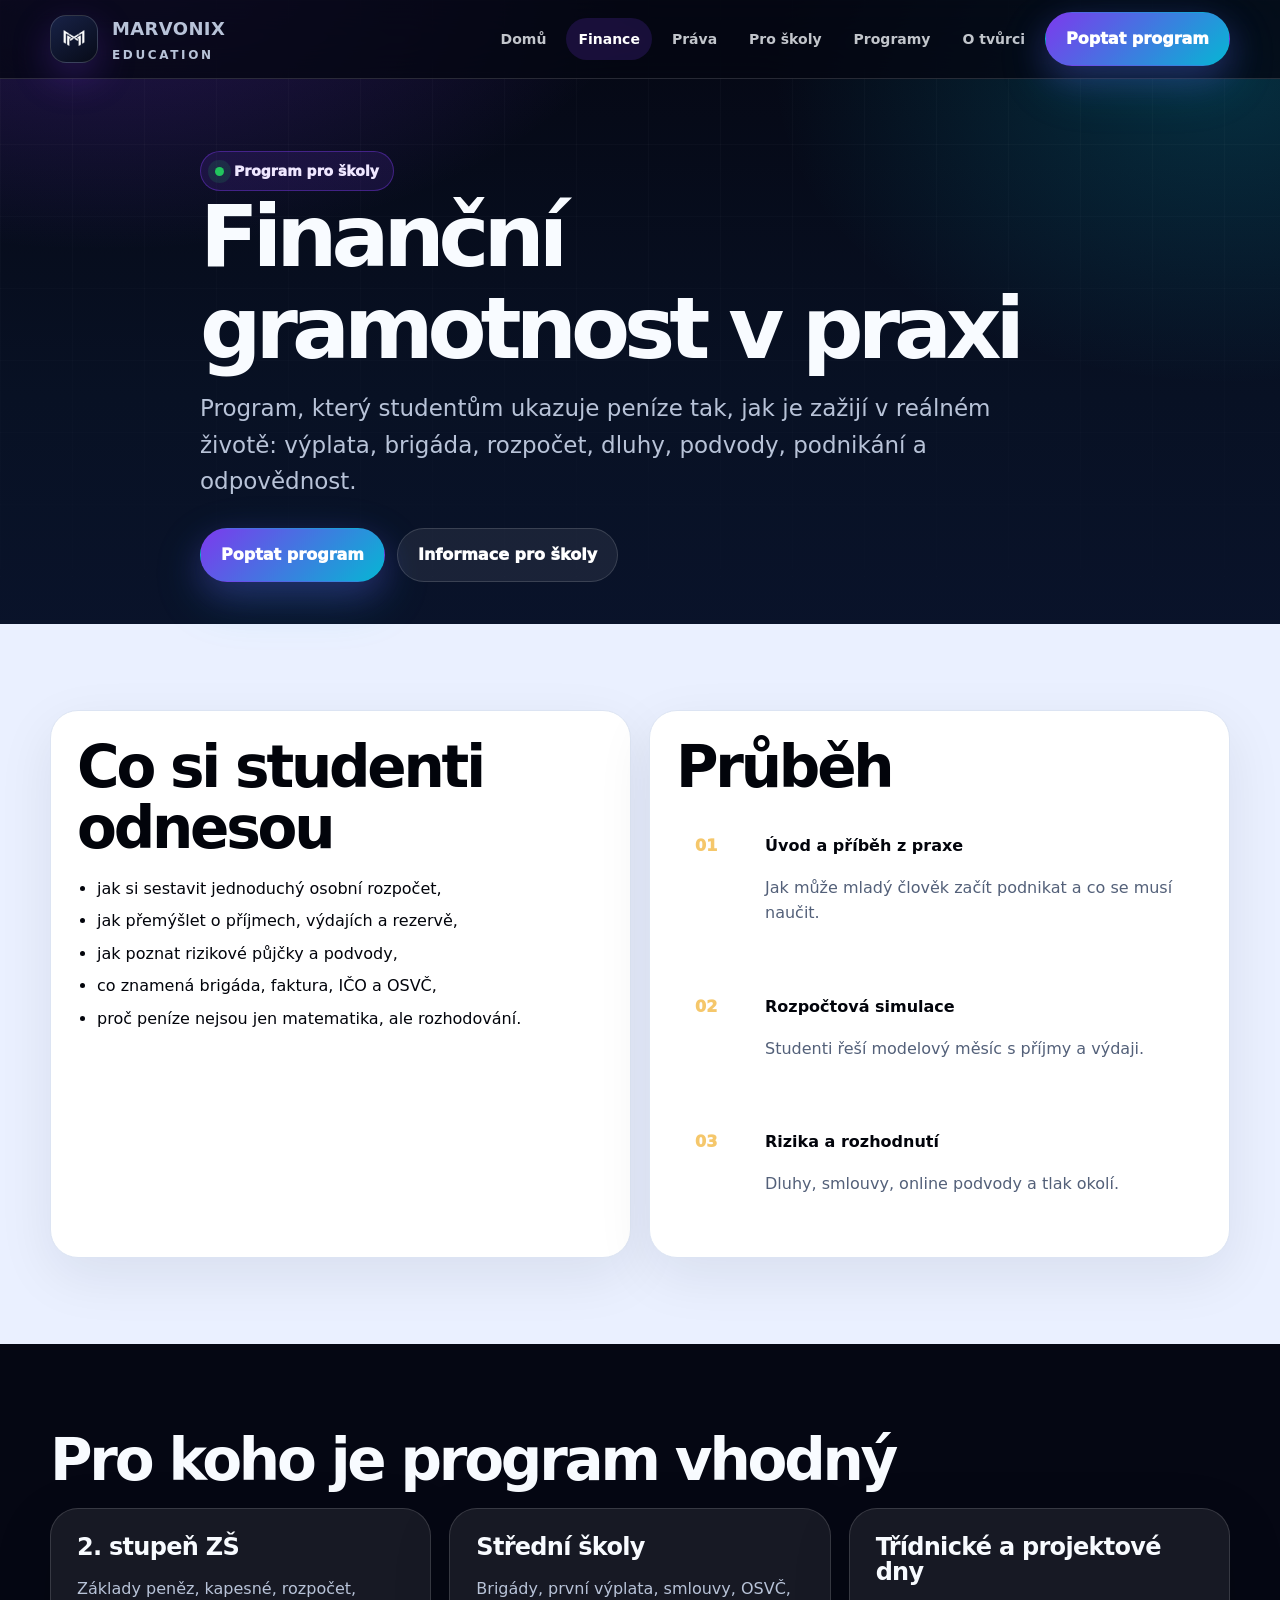
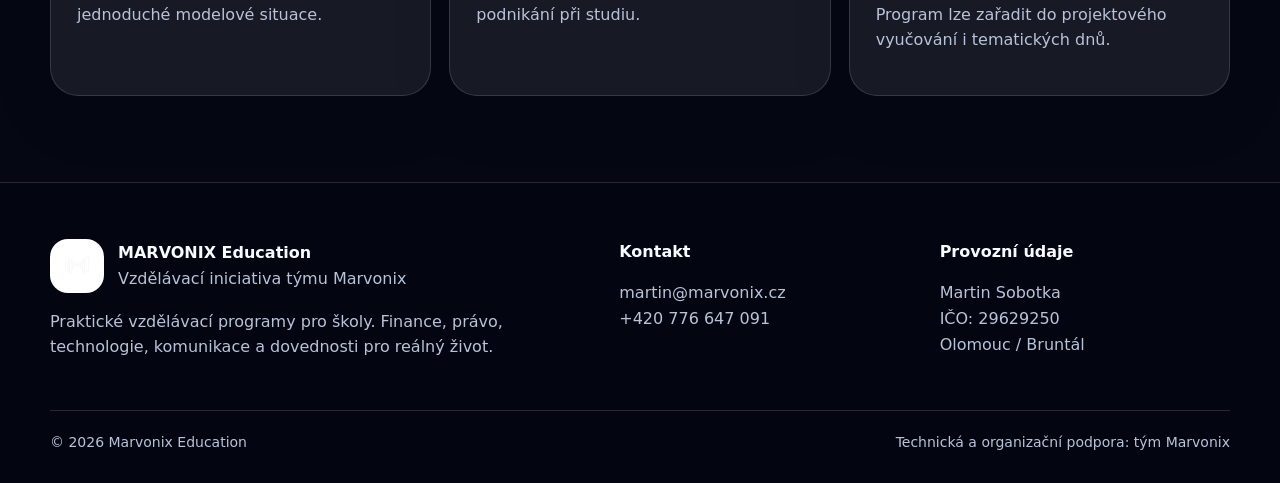
<file: programy/financni-gramotnost.html>
<!doctype html><html lang="cs"><head><meta charset="utf-8"><meta name="viewport" content="width=device-width,initial-scale=1,viewport-fit=cover"><title>Finanční gramotnost v praxi | Marvonix Education</title><meta name="description" content="Interaktivní program pro žáky ZŠ a SŠ o rozpočtu, první výplatě, brigádách, dluzích, podvodech a podnikání při studiu."><meta name="robots" content="index, follow, max-image-preview:large"><meta name="theme-color" content="#050713"><link rel="canonical" href="https://education.marvonix.cz/programy/financni-gramotnost.html"><meta property="og:type" content="website"><meta property="og:locale" content="cs_CZ"><meta property="og:site_name" content="Marvonix Education"><meta property="og:title" content="Finanční gramotnost v praxi | Marvonix Education"><meta property="og:description" content="Interaktivní program pro žáky ZŠ a SŠ o rozpočtu, první výplatě, brigádách, dluzích, podvodech a podnikání při studiu."><meta property="og:image" content="https://education.marvonix.cz/android-chrome-512x512.png"><meta name="twitter:card" content="summary_large_image"><link rel="icon" href="../favicon.ico" sizes="any"><link rel="icon" type="image/png" sizes="32x32" href="../favicon-32x32.png"><link rel="icon" type="image/png" sizes="16x16" href="../favicon-16x16.png"><link rel="apple-touch-icon" href="../apple-touch-icon.png"><link rel="manifest" href="../site.webmanifest"><meta http-equiv="Content-Security-Policy" content="default-src 'self'; img-src 'self' data:; style-src 'self' 'unsafe-inline'; script-src 'self' 'unsafe-inline'; base-uri 'self'; form-action 'self' mailto:; frame-ancestors 'none'; upgrade-insecure-requests"><meta http-equiv="X-Content-Type-Options" content="nosniff"><meta name="referrer" content="strict-origin-when-cross-origin"><style>
:root{--bg:#050713;--bg2:#081124;--card:#0c1530;--card2:#111d3e;--text:#f8fbff;--muted:#b8c3d8;--soft:#eaf0ff;--line:rgba(255,255,255,.14);--brand:#7c3aed;--brand2:#06b6d4;--accent:#22c55e;--gold:#f5c76b;--dark:#02040b;--max:1180px;--r:28px;--shadow:0 28px 90px rgba(0,0,0,.34)}*{box-sizing:border-box}html{scroll-behavior:smooth}body{margin:0;font-family:Inter,ui-sans-serif,system-ui,-apple-system,BlinkMacSystemFont,"Segoe UI",Arial,sans-serif;background:var(--bg);color:var(--text);line-height:1.6;overflow-x:hidden}body:before{content:"";position:fixed;inset:0;z-index:-2;background:radial-gradient(900px 520px at 8% -8%,rgba(124,58,237,.32),transparent 62%),radial-gradient(760px 520px at 96% 8%,rgba(6,182,212,.22),transparent 60%),linear-gradient(180deg,#050713 0%,#081124 44%,#0b1531 100%)}body:after{content:"";position:fixed;inset:0;z-index:-1;pointer-events:none;background-image:linear-gradient(rgba(255,255,255,.04) 1px,transparent 1px),linear-gradient(90deg,rgba(255,255,255,.04) 1px,transparent 1px);background-size:72px 72px;mask-image:linear-gradient(to bottom,rgba(0,0,0,.72),transparent 80%)}a{color:inherit;text-decoration:none}img{max-width:100%;display:block}.container{width:min(var(--max),calc(100% - 42px));margin-inline:auto}.skip{position:absolute;left:-999px;top:10px;padding:10px 14px;background:white;color:#000;border-radius:14px;z-index:999}.skip:focus{left:10px}.topbar{position:sticky;top:0;z-index:50;background:rgba(5,7,19,.78);backdrop-filter:blur(20px);border-bottom:1px solid var(--line)}.nav{min-height:78px;display:flex;align-items:center;justify-content:space-between;gap:20px}.brand{display:flex;align-items:center;gap:14px}.brand img{width:48px;height:48px;border-radius:16px;background:linear-gradient(145deg,#182247,#070b18);border:1px solid rgba(255,255,255,.16);box-shadow:0 14px 38px rgba(124,58,237,.28);padding:6px}.brand strong{display:block;font-size:18px;letter-spacing:.02em}.brand span{display:block;margin-top:2px;color:var(--muted);font-size:12px;text-transform:uppercase;letter-spacing:.22em;font-weight:900}.menu{display:flex;align-items:center;gap:8px}.menu a:not(.btn){font-size:14px;font-weight:850;color:rgba(248,251,255,.78);padding:10px 12px;border-radius:999px}.menu a:hover,.menu a.active{color:#fff;background:rgba(124,58,237,.18)}.btn{display:inline-flex;align-items:center;justify-content:center;gap:9px;border-radius:999px;padding:13px 20px;font-weight:950;border:1px solid transparent;transition:.18s ease}.btn:hover{transform:translateY(-2px)}.btn.primary{background:linear-gradient(135deg,var(--brand),var(--brand2));color:white;box-shadow:0 18px 52px rgba(6,182,212,.18),0 12px 34px rgba(124,58,237,.28)}.btn.ghost{border-color:var(--line);background:rgba(255,255,255,.07);color:white}.hamb{display:none;border:1px solid var(--line);background:rgba(255,255,255,.08);color:#fff;border-radius:14px;padding:9px 13px;font-size:21px}.hero{padding:86px 0 70px}.hero-grid{display:grid;grid-template-columns:1.05fr .95fr;gap:58px;align-items:center}.eyebrow{display:inline-flex;align-items:center;gap:10px;border:1px solid rgba(124,58,237,.42);background:rgba(124,58,237,.13);border-radius:999px;padding:8px 14px;color:#efe7ff;font-weight:950;font-size:14px}.dot{width:9px;height:9px;border-radius:50%;background:var(--accent);box-shadow:0 0 0 7px rgba(34,197,94,.14)}h1,h2,h3{margin:0 0 16px;line-height:1.06}h1{font-size:clamp(42px,7vw,86px);letter-spacing:-.07em;max-width:950px}h2{font-size:clamp(32px,4.6vw,58px);letter-spacing:-.055em}h3{font-size:24px;letter-spacing:-.03em}.lead{font-size:clamp(18px,2vw,23px);color:var(--muted);margin:0 0 28px;max-width:840px}.muted{color:var(--muted)}.badges{display:flex;gap:10px;flex-wrap:wrap;margin:26px 0}.badge{border:1px solid var(--line);background:rgba(255,255,255,.07);border-radius:999px;padding:9px 14px;color:#eef2ff;font-weight:850}.actions{display:flex;gap:12px;flex-wrap:wrap}.hero-panel{border:1px solid rgba(255,255,255,.16);background:linear-gradient(145deg,rgba(255,255,255,.10),rgba(255,255,255,.045));box-shadow:var(--shadow);border-radius:36px;padding:24px;position:relative;overflow:hidden}.hero-panel:before{content:"";position:absolute;inset:-80px -80px auto auto;width:260px;height:260px;border-radius:50%;background:rgba(6,182,212,.22);filter:blur(10px)}.panel-top{display:flex;align-items:center;justify-content:space-between;gap:18px;padding-bottom:18px;border-bottom:1px solid var(--line);position:relative}.panel-logo{width:76px;height:76px;border-radius:24px;background:#fff;object-fit:contain;padding:10px;box-shadow:0 22px 55px rgba(0,0,0,.24)}.kpi{font-weight:950;font-size:42px;letter-spacing:-.06em}.panel-list{display:grid;gap:14px;margin-top:20px;position:relative}.panel-item{display:grid;grid-template-columns:54px 1fr;gap:14px;align-items:start;padding:16px;border:1px solid var(--line);border-radius:22px;background:rgba(5,7,19,.42)}.num{color:var(--gold);font-size:13px;font-weight:950;letter-spacing:.12em}.panel-item strong{display:block;margin-bottom:4px}.section{padding:86px 0}.section.light{background:var(--soft);color:var(--dark)}.section.light .muted{color:#536079}.section-head{display:flex;justify-content:space-between;align-items:end;gap:28px;margin-bottom:34px}.section-head p{max-width:650px;margin:0}.grid{display:grid;gap:18px}.grid.two{grid-template-columns:repeat(2,minmax(0,1fr))}.grid.three{grid-template-columns:repeat(3,minmax(0,1fr))}.grid.four{grid-template-columns:repeat(4,minmax(0,1fr))}.card{border:1px solid var(--line);background:rgba(255,255,255,.075);border-radius:var(--r);padding:26px;box-shadow:0 18px 60px rgba(0,0,0,.13)}.light .card{background:#fff;border-color:#dce4f3;box-shadow:0 18px 55px rgba(15,23,42,.08)}.icon{width:48px;height:48px;display:grid;place-items:center;border-radius:16px;background:linear-gradient(135deg,rgba(124,58,237,.18),rgba(6,182,212,.16));margin-bottom:16px;font-size:23px}.card ul,.content ul{padding-left:20px;margin:14px 0 0}.card li,.content li{margin:7px 0}.strip{border-block:1px solid var(--line);background:rgba(255,255,255,.045);padding:30px 0}.strip-grid{display:grid;grid-template-columns:repeat(4,1fr);gap:18px}.strip strong{display:block;font-size:28px;letter-spacing:-.04em}.program{display:grid;grid-template-columns:.7fr 1.3fr;gap:24px;align-items:start}.program .mark{font-size:46px}.timeline{counter-reset:item;display:grid;gap:14px}.step{counter-increment:item;display:grid;grid-template-columns:54px 1fr;gap:16px;padding:18px;border-radius:22px;border:1px solid var(--line);background:rgba(255,255,255,.06)}.step:before{content:counter(item,decimal-leading-zero);font-weight:950;color:var(--gold)}.quote{font-size:clamp(24px,4vw,44px);letter-spacing:-.05em;line-height:1.12;max-width:980px}.footer{padding:56px 0 30px;background:#030510;border-top:1px solid var(--line)}.foot-grid{display:grid;grid-template-columns:1.3fr .7fr .7fr;gap:30px}.foot-brand{display:flex;gap:14px;align-items:center;margin-bottom:14px}.foot-brand img{width:54px;height:54px;border-radius:18px;background:#fff;padding:8px}.footer a{color:var(--muted)}.footer a:hover{color:white}.subfooter{margin-top:34px;padding-top:20px;border-top:1px solid var(--line);display:flex;justify-content:space-between;gap:18px;flex-wrap:wrap;color:var(--muted);font-size:14px}.content{max-width:880px}.page-hero{padding:72px 0 42px}.contact-box{display:grid;grid-template-columns:.9fr 1.1fr;gap:22px}.form{display:grid;gap:12px}.input,textarea{width:100%;border:1px solid #dce4f3;border-radius:16px;padding:13px 14px;font:inherit}textarea{min-height:150px}.notice{border-left:4px solid var(--brand2);background:rgba(6,182,212,.08);padding:18px;border-radius:18px;color:var(--muted)}.light .notice{color:#536079;background:#eef9ff}.blog-list{display:grid;gap:16px}.blog-list a{display:block;padding:18px;border-radius:20px;border:1px solid var(--line);background:rgba(255,255,255,.06)}@media(max-width:980px){.menu{position:fixed;left:18px;right:18px;top:86px;display:none;flex-direction:column;align-items:stretch;background:rgba(5,7,19,.96);border:1px solid var(--line);border-radius:24px;padding:16px;box-shadow:var(--shadow)}.menu.open{display:flex}.menu a{width:100%;text-align:center}.hamb{display:block}.hero-grid,.grid.two,.grid.three,.grid.four,.program,.contact-box,.foot-grid{grid-template-columns:1fr}.hero{padding-top:56px}.section-head{display:block}.strip-grid{grid-template-columns:repeat(2,1fr)}.brand strong{font-size:16px}}@media(max-width:560px){.container{width:min(100% - 28px,var(--max))}.nav{min-height:68px}.brand img{width:42px;height:42px}.brand span{font-size:10px}.hero{padding:42px 0 56px}h1{font-size:42px}.lead{font-size:17px}.btn{width:100%;padding:13px 16px}.hero-panel{padding:16px;border-radius:26px}.panel-item{grid-template-columns:1fr}.strip-grid{grid-template-columns:1fr}.section{padding:62px 0}.card{padding:22px}.subfooter{display:block}.topbar{position:sticky}}
</style><script type="application/ld+json">{"@context":"https://schema.org","@type":"EducationalOrganization","name":"Marvonix Education","description":"Vzdělávací iniciativa týmu Marvonix pro školy.","founder":{"@type":"Person","name":"Martin Sobotka"},"email":"martin@marvonix.cz","telephone":"+420776647091","url":"https://education.marvonix.cz"}</script></head><body><a class="skip" href="#obsah">Přejít na obsah</a><header class="topbar"><div class="container nav"><a class="brand" href="../index.html" aria-label="Marvonix Education domů"><img src="../android-chrome-192x192.png" alt=""><span><strong>MARVONIX</strong><span>Education</span></span></a><nav class="menu" data-nav aria-label="Hlavní navigace"><a class="" href="../index.html">Domů</a><a class="active" href="../programy/financni-gramotnost.html">Finance</a><a class="" href="../programy/prava-studentum.html">Práva</a><a class="" href="../pro-skoly/index.html">Pro školy</a><a class="" href="../projekty/index.html">Programy</a><a class="" href="../o-tvurci/index.html">O tvůrci</a><a class="btn primary" href="../kontakt/index.html">Poptat program</a></nav><button class="hamb" data-menu aria-label="Otevřít menu" aria-expanded="false">☰</button></div></header><main id="obsah"><section class="page-hero"><div class="container content"><span class="eyebrow"><span class="dot"></span> Program pro školy</span><h1>Finanční gramotnost v praxi</h1><p class="lead">Program, který studentům ukazuje peníze tak, jak je zažijí v reálném životě: výplata, brigáda, rozpočet, dluhy, podvody, podnikání a odpovědnost.</p><div class="actions"><a class="btn primary" href="../kontakt/index.html">Poptat program</a><a class="btn ghost" href="../pro-skoly/index.html">Informace pro školy</a></div></div></section><section class="section light"><div class="container grid two"><div class="card"><h2>Co si studenti odnesou</h2><ul><li>jak si sestavit jednoduchý osobní rozpočet,</li><li>jak přemýšlet o příjmech, výdajích a rezervě,</li><li>jak poznat rizikové půjčky a podvody,</li><li>co znamená brigáda, faktura, IČO a OSVČ,</li><li>proč peníze nejsou jen matematika, ale rozhodování.</li></ul></div><div class="card"><h2>Průběh</h2><div class="timeline"><div class="step"><div><strong>Úvod a příběh z praxe</strong><p class="muted">Jak může mladý člověk začít podnikat a co se musí naučit.</p></div></div><div class="step"><div><strong>Rozpočtová simulace</strong><p class="muted">Studenti řeší modelový měsíc s příjmy a výdaji.</p></div></div><div class="step"><div><strong>Rizika a rozhodnutí</strong><p class="muted">Dluhy, smlouvy, online podvody a tlak okolí.</p></div></div></div></div></div></section><section class="section"><div class="container"><h2>Pro koho je program vhodný</h2><div class="grid three"><div class="card"><h3>2. stupeň ZŠ</h3><p class="muted">Základy peněz, kapesné, rozpočet, jednoduché modelové situace.</p></div><div class="card"><h3>Střední školy</h3><p class="muted">Brigády, první výplata, smlouvy, OSVČ, podnikání při studiu.</p></div><div class="card"><h3>Třídnické a projektové dny</h3><p class="muted">Program lze zařadit do projektového vyučování i tematických dnů.</p></div></div></div></section></main><footer class="footer"><div class="container"><div class="foot-grid"><div><div class="foot-brand"><img src="../android-chrome-192x192.png" alt=""><div><strong>MARVONIX Education</strong><div class="muted">Vzdělávací iniciativa týmu Marvonix</div></div></div><p class="muted">Praktické vzdělávací programy pro školy. Finance, právo, technologie, komunikace a dovednosti pro reálný život.</p></div><div><strong>Kontakt</strong><p><a href="mailto:martin@marvonix.cz">martin@marvonix.cz</a><br><a href="tel:+420776647091">+420 776 647 091</a></p></div><div><strong>Provozní údaje</strong><p class="muted">Martin Sobotka<br>IČO: 29629250<br>Olomouc / Bruntál</p></div></div><div class="subfooter"><span>© 2026 Marvonix Education</span><span>Technická a organizační podpora: tým Marvonix</span></div></div></footer><script>document.addEventListener('DOMContentLoaded',()=>{const b=document.querySelector('[data-menu]'),m=document.querySelector('[data-nav]');if(b&&m){b.addEventListener('click',()=>{const open=m.classList.toggle('open');b.setAttribute('aria-expanded',open?'true':'false')});m.querySelectorAll('a').forEach(a=>a.addEventListener('click',()=>{m.classList.remove('open');b.setAttribute('aria-expanded','false')}))}});</script></body></html>
</file>
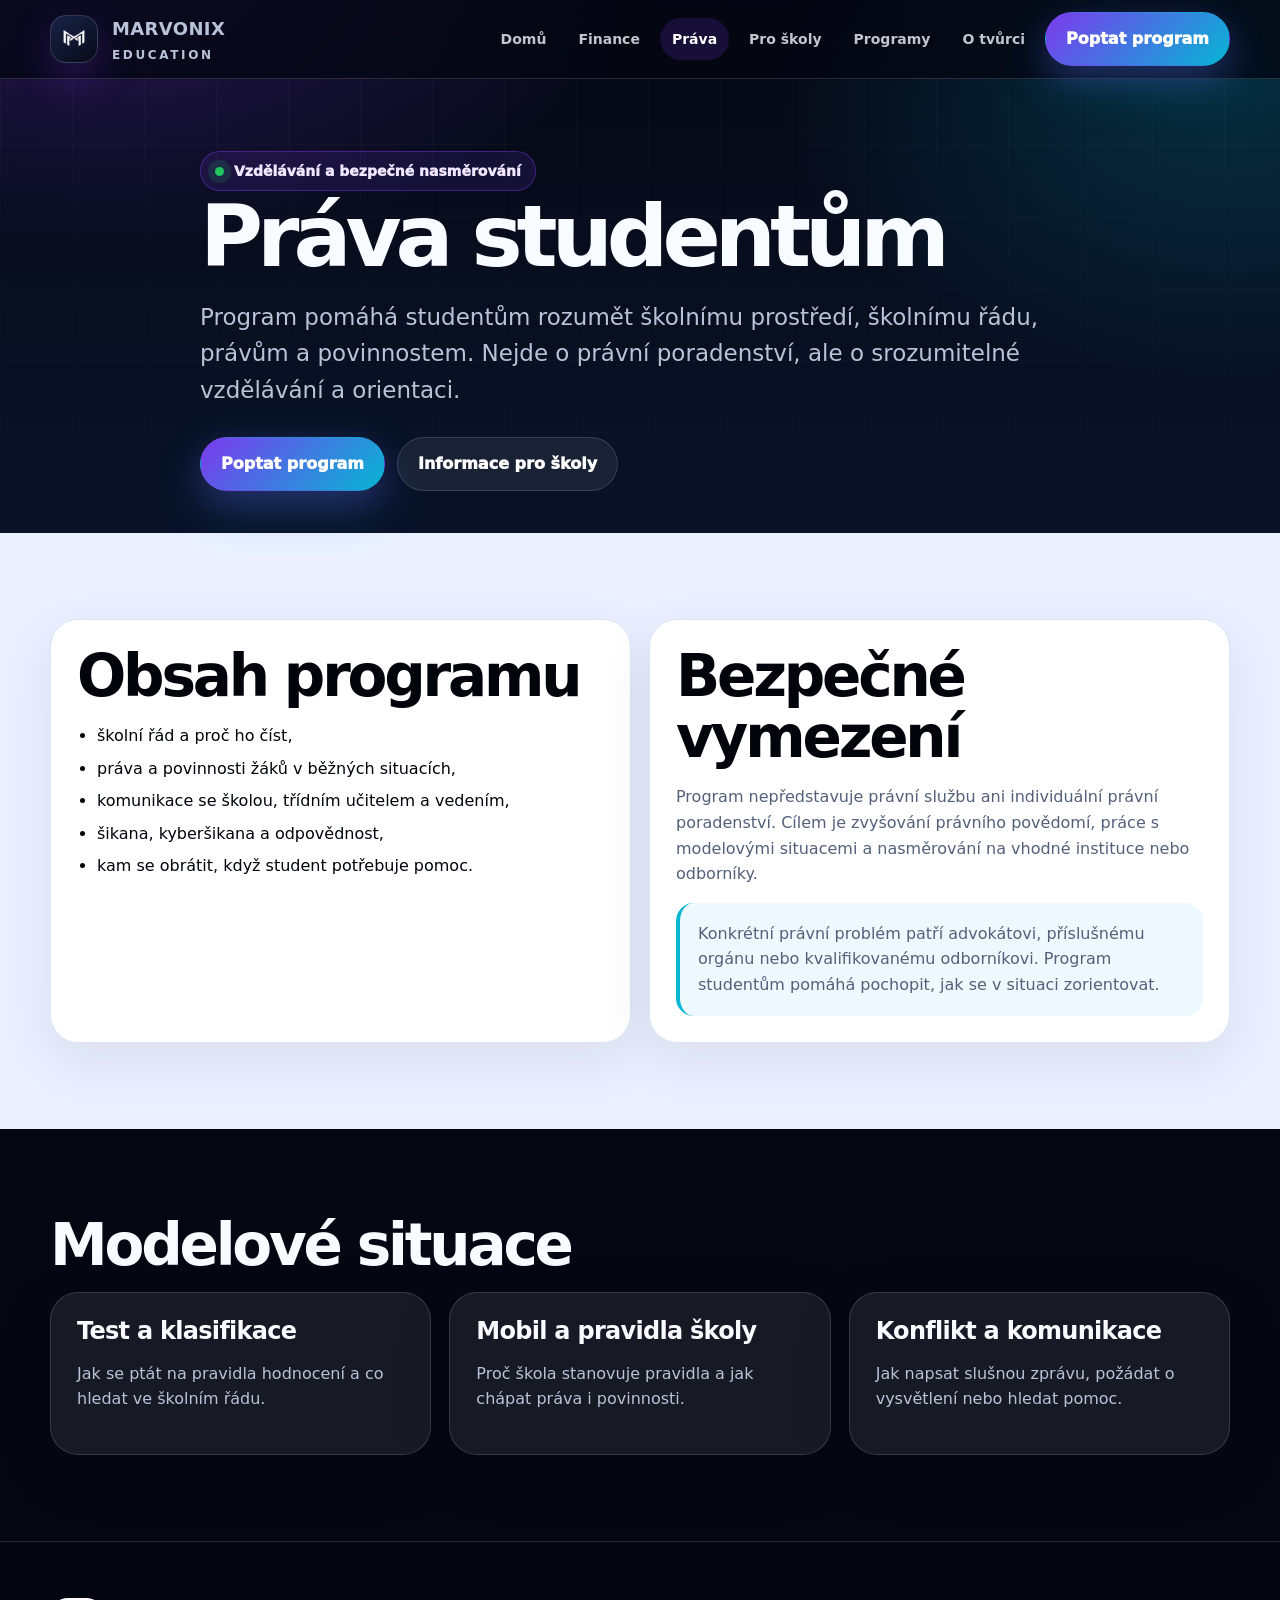
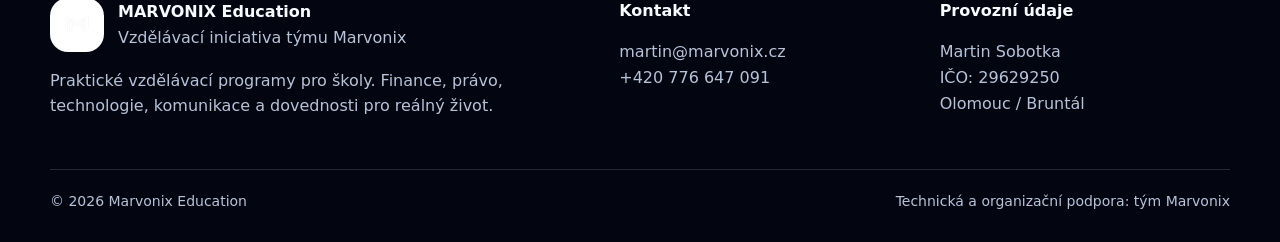
<file: programy/prava-studentum.html>
<!doctype html><html lang="cs"><head><meta charset="utf-8"><meta name="viewport" content="width=device-width,initial-scale=1,viewport-fit=cover"><title>Práva studentům | Marvonix Education</title><meta name="description" content="Vzdělávací program zaměřený na školní řád, práva a povinnosti žáků, komunikaci se školou a bezpečné nasměrování."><meta name="robots" content="index, follow, max-image-preview:large"><meta name="theme-color" content="#050713"><link rel="canonical" href="https://education.marvonix.cz/programy/prava-studentum.html"><meta property="og:type" content="website"><meta property="og:locale" content="cs_CZ"><meta property="og:site_name" content="Marvonix Education"><meta property="og:title" content="Práva studentům | Marvonix Education"><meta property="og:description" content="Vzdělávací program zaměřený na školní řád, práva a povinnosti žáků, komunikaci se školou a bezpečné nasměrování."><meta property="og:image" content="https://education.marvonix.cz/android-chrome-512x512.png"><meta name="twitter:card" content="summary_large_image"><link rel="icon" href="../favicon.ico" sizes="any"><link rel="icon" type="image/png" sizes="32x32" href="../favicon-32x32.png"><link rel="icon" type="image/png" sizes="16x16" href="../favicon-16x16.png"><link rel="apple-touch-icon" href="../apple-touch-icon.png"><link rel="manifest" href="../site.webmanifest"><meta http-equiv="Content-Security-Policy" content="default-src 'self'; img-src 'self' data:; style-src 'self' 'unsafe-inline'; script-src 'self' 'unsafe-inline'; base-uri 'self'; form-action 'self' mailto:; frame-ancestors 'none'; upgrade-insecure-requests"><meta http-equiv="X-Content-Type-Options" content="nosniff"><meta name="referrer" content="strict-origin-when-cross-origin"><style>
:root{--bg:#050713;--bg2:#081124;--card:#0c1530;--card2:#111d3e;--text:#f8fbff;--muted:#b8c3d8;--soft:#eaf0ff;--line:rgba(255,255,255,.14);--brand:#7c3aed;--brand2:#06b6d4;--accent:#22c55e;--gold:#f5c76b;--dark:#02040b;--max:1180px;--r:28px;--shadow:0 28px 90px rgba(0,0,0,.34)}*{box-sizing:border-box}html{scroll-behavior:smooth}body{margin:0;font-family:Inter,ui-sans-serif,system-ui,-apple-system,BlinkMacSystemFont,"Segoe UI",Arial,sans-serif;background:var(--bg);color:var(--text);line-height:1.6;overflow-x:hidden}body:before{content:"";position:fixed;inset:0;z-index:-2;background:radial-gradient(900px 520px at 8% -8%,rgba(124,58,237,.32),transparent 62%),radial-gradient(760px 520px at 96% 8%,rgba(6,182,212,.22),transparent 60%),linear-gradient(180deg,#050713 0%,#081124 44%,#0b1531 100%)}body:after{content:"";position:fixed;inset:0;z-index:-1;pointer-events:none;background-image:linear-gradient(rgba(255,255,255,.04) 1px,transparent 1px),linear-gradient(90deg,rgba(255,255,255,.04) 1px,transparent 1px);background-size:72px 72px;mask-image:linear-gradient(to bottom,rgba(0,0,0,.72),transparent 80%)}a{color:inherit;text-decoration:none}img{max-width:100%;display:block}.container{width:min(var(--max),calc(100% - 42px));margin-inline:auto}.skip{position:absolute;left:-999px;top:10px;padding:10px 14px;background:white;color:#000;border-radius:14px;z-index:999}.skip:focus{left:10px}.topbar{position:sticky;top:0;z-index:50;background:rgba(5,7,19,.78);backdrop-filter:blur(20px);border-bottom:1px solid var(--line)}.nav{min-height:78px;display:flex;align-items:center;justify-content:space-between;gap:20px}.brand{display:flex;align-items:center;gap:14px}.brand img{width:48px;height:48px;border-radius:16px;background:linear-gradient(145deg,#182247,#070b18);border:1px solid rgba(255,255,255,.16);box-shadow:0 14px 38px rgba(124,58,237,.28);padding:6px}.brand strong{display:block;font-size:18px;letter-spacing:.02em}.brand span{display:block;margin-top:2px;color:var(--muted);font-size:12px;text-transform:uppercase;letter-spacing:.22em;font-weight:900}.menu{display:flex;align-items:center;gap:8px}.menu a:not(.btn){font-size:14px;font-weight:850;color:rgba(248,251,255,.78);padding:10px 12px;border-radius:999px}.menu a:hover,.menu a.active{color:#fff;background:rgba(124,58,237,.18)}.btn{display:inline-flex;align-items:center;justify-content:center;gap:9px;border-radius:999px;padding:13px 20px;font-weight:950;border:1px solid transparent;transition:.18s ease}.btn:hover{transform:translateY(-2px)}.btn.primary{background:linear-gradient(135deg,var(--brand),var(--brand2));color:white;box-shadow:0 18px 52px rgba(6,182,212,.18),0 12px 34px rgba(124,58,237,.28)}.btn.ghost{border-color:var(--line);background:rgba(255,255,255,.07);color:white}.hamb{display:none;border:1px solid var(--line);background:rgba(255,255,255,.08);color:#fff;border-radius:14px;padding:9px 13px;font-size:21px}.hero{padding:86px 0 70px}.hero-grid{display:grid;grid-template-columns:1.05fr .95fr;gap:58px;align-items:center}.eyebrow{display:inline-flex;align-items:center;gap:10px;border:1px solid rgba(124,58,237,.42);background:rgba(124,58,237,.13);border-radius:999px;padding:8px 14px;color:#efe7ff;font-weight:950;font-size:14px}.dot{width:9px;height:9px;border-radius:50%;background:var(--accent);box-shadow:0 0 0 7px rgba(34,197,94,.14)}h1,h2,h3{margin:0 0 16px;line-height:1.06}h1{font-size:clamp(42px,7vw,86px);letter-spacing:-.07em;max-width:950px}h2{font-size:clamp(32px,4.6vw,58px);letter-spacing:-.055em}h3{font-size:24px;letter-spacing:-.03em}.lead{font-size:clamp(18px,2vw,23px);color:var(--muted);margin:0 0 28px;max-width:840px}.muted{color:var(--muted)}.badges{display:flex;gap:10px;flex-wrap:wrap;margin:26px 0}.badge{border:1px solid var(--line);background:rgba(255,255,255,.07);border-radius:999px;padding:9px 14px;color:#eef2ff;font-weight:850}.actions{display:flex;gap:12px;flex-wrap:wrap}.hero-panel{border:1px solid rgba(255,255,255,.16);background:linear-gradient(145deg,rgba(255,255,255,.10),rgba(255,255,255,.045));box-shadow:var(--shadow);border-radius:36px;padding:24px;position:relative;overflow:hidden}.hero-panel:before{content:"";position:absolute;inset:-80px -80px auto auto;width:260px;height:260px;border-radius:50%;background:rgba(6,182,212,.22);filter:blur(10px)}.panel-top{display:flex;align-items:center;justify-content:space-between;gap:18px;padding-bottom:18px;border-bottom:1px solid var(--line);position:relative}.panel-logo{width:76px;height:76px;border-radius:24px;background:#fff;object-fit:contain;padding:10px;box-shadow:0 22px 55px rgba(0,0,0,.24)}.kpi{font-weight:950;font-size:42px;letter-spacing:-.06em}.panel-list{display:grid;gap:14px;margin-top:20px;position:relative}.panel-item{display:grid;grid-template-columns:54px 1fr;gap:14px;align-items:start;padding:16px;border:1px solid var(--line);border-radius:22px;background:rgba(5,7,19,.42)}.num{color:var(--gold);font-size:13px;font-weight:950;letter-spacing:.12em}.panel-item strong{display:block;margin-bottom:4px}.section{padding:86px 0}.section.light{background:var(--soft);color:var(--dark)}.section.light .muted{color:#536079}.section-head{display:flex;justify-content:space-between;align-items:end;gap:28px;margin-bottom:34px}.section-head p{max-width:650px;margin:0}.grid{display:grid;gap:18px}.grid.two{grid-template-columns:repeat(2,minmax(0,1fr))}.grid.three{grid-template-columns:repeat(3,minmax(0,1fr))}.grid.four{grid-template-columns:repeat(4,minmax(0,1fr))}.card{border:1px solid var(--line);background:rgba(255,255,255,.075);border-radius:var(--r);padding:26px;box-shadow:0 18px 60px rgba(0,0,0,.13)}.light .card{background:#fff;border-color:#dce4f3;box-shadow:0 18px 55px rgba(15,23,42,.08)}.icon{width:48px;height:48px;display:grid;place-items:center;border-radius:16px;background:linear-gradient(135deg,rgba(124,58,237,.18),rgba(6,182,212,.16));margin-bottom:16px;font-size:23px}.card ul,.content ul{padding-left:20px;margin:14px 0 0}.card li,.content li{margin:7px 0}.strip{border-block:1px solid var(--line);background:rgba(255,255,255,.045);padding:30px 0}.strip-grid{display:grid;grid-template-columns:repeat(4,1fr);gap:18px}.strip strong{display:block;font-size:28px;letter-spacing:-.04em}.program{display:grid;grid-template-columns:.7fr 1.3fr;gap:24px;align-items:start}.program .mark{font-size:46px}.timeline{counter-reset:item;display:grid;gap:14px}.step{counter-increment:item;display:grid;grid-template-columns:54px 1fr;gap:16px;padding:18px;border-radius:22px;border:1px solid var(--line);background:rgba(255,255,255,.06)}.step:before{content:counter(item,decimal-leading-zero);font-weight:950;color:var(--gold)}.quote{font-size:clamp(24px,4vw,44px);letter-spacing:-.05em;line-height:1.12;max-width:980px}.footer{padding:56px 0 30px;background:#030510;border-top:1px solid var(--line)}.foot-grid{display:grid;grid-template-columns:1.3fr .7fr .7fr;gap:30px}.foot-brand{display:flex;gap:14px;align-items:center;margin-bottom:14px}.foot-brand img{width:54px;height:54px;border-radius:18px;background:#fff;padding:8px}.footer a{color:var(--muted)}.footer a:hover{color:white}.subfooter{margin-top:34px;padding-top:20px;border-top:1px solid var(--line);display:flex;justify-content:space-between;gap:18px;flex-wrap:wrap;color:var(--muted);font-size:14px}.content{max-width:880px}.page-hero{padding:72px 0 42px}.contact-box{display:grid;grid-template-columns:.9fr 1.1fr;gap:22px}.form{display:grid;gap:12px}.input,textarea{width:100%;border:1px solid #dce4f3;border-radius:16px;padding:13px 14px;font:inherit}textarea{min-height:150px}.notice{border-left:4px solid var(--brand2);background:rgba(6,182,212,.08);padding:18px;border-radius:18px;color:var(--muted)}.light .notice{color:#536079;background:#eef9ff}.blog-list{display:grid;gap:16px}.blog-list a{display:block;padding:18px;border-radius:20px;border:1px solid var(--line);background:rgba(255,255,255,.06)}@media(max-width:980px){.menu{position:fixed;left:18px;right:18px;top:86px;display:none;flex-direction:column;align-items:stretch;background:rgba(5,7,19,.96);border:1px solid var(--line);border-radius:24px;padding:16px;box-shadow:var(--shadow)}.menu.open{display:flex}.menu a{width:100%;text-align:center}.hamb{display:block}.hero-grid,.grid.two,.grid.three,.grid.four,.program,.contact-box,.foot-grid{grid-template-columns:1fr}.hero{padding-top:56px}.section-head{display:block}.strip-grid{grid-template-columns:repeat(2,1fr)}.brand strong{font-size:16px}}@media(max-width:560px){.container{width:min(100% - 28px,var(--max))}.nav{min-height:68px}.brand img{width:42px;height:42px}.brand span{font-size:10px}.hero{padding:42px 0 56px}h1{font-size:42px}.lead{font-size:17px}.btn{width:100%;padding:13px 16px}.hero-panel{padding:16px;border-radius:26px}.panel-item{grid-template-columns:1fr}.strip-grid{grid-template-columns:1fr}.section{padding:62px 0}.card{padding:22px}.subfooter{display:block}.topbar{position:sticky}}
</style><script type="application/ld+json">{"@context":"https://schema.org","@type":"EducationalOrganization","name":"Marvonix Education","description":"Vzdělávací iniciativa týmu Marvonix pro školy.","founder":{"@type":"Person","name":"Martin Sobotka"},"email":"martin@marvonix.cz","telephone":"+420776647091","url":"https://education.marvonix.cz"}</script></head><body><a class="skip" href="#obsah">Přejít na obsah</a><header class="topbar"><div class="container nav"><a class="brand" href="../index.html" aria-label="Marvonix Education domů"><img src="../android-chrome-192x192.png" alt=""><span><strong>MARVONIX</strong><span>Education</span></span></a><nav class="menu" data-nav aria-label="Hlavní navigace"><a class="" href="../index.html">Domů</a><a class="" href="../programy/financni-gramotnost.html">Finance</a><a class="active" href="../programy/prava-studentum.html">Práva</a><a class="" href="../pro-skoly/index.html">Pro školy</a><a class="" href="../projekty/index.html">Programy</a><a class="" href="../o-tvurci/index.html">O tvůrci</a><a class="btn primary" href="../kontakt/index.html">Poptat program</a></nav><button class="hamb" data-menu aria-label="Otevřít menu" aria-expanded="false">☰</button></div></header><main id="obsah"><section class="page-hero"><div class="container content"><span class="eyebrow"><span class="dot"></span> Vzdělávání a bezpečné nasměrování</span><h1>Práva studentům</h1><p class="lead">Program pomáhá studentům rozumět školnímu prostředí, školnímu řádu, právům a povinnostem. Nejde o právní poradenství, ale o srozumitelné vzdělávání a orientaci.</p><div class="actions"><a class="btn primary" href="../kontakt/index.html">Poptat program</a><a class="btn ghost" href="../pro-skoly/index.html">Informace pro školy</a></div></div></section><section class="section light"><div class="container grid two"><div class="card"><h2>Obsah programu</h2><ul><li>školní řád a proč ho číst,</li><li>práva a povinnosti žáků v běžných situacích,</li><li>komunikace se školou, třídním učitelem a vedením,</li><li>šikana, kyberšikana a odpovědnost,</li><li>kam se obrátit, když student potřebuje pomoc.</li></ul></div><div class="card"><h2>Bezpečné vymezení</h2><p class="muted">Program nepředstavuje právní službu ani individuální právní poradenství. Cílem je zvyšování právního povědomí, práce s modelovými situacemi a nasměrování na vhodné instituce nebo odborníky.</p><div class="notice">Konkrétní právní problém patří advokátovi, příslušnému orgánu nebo kvalifikovanému odborníkovi. Program studentům pomáhá pochopit, jak se v situaci zorientovat.</div></div></div></section><section class="section"><div class="container"><h2>Modelové situace</h2><div class="grid three"><div class="card"><h3>Test a klasifikace</h3><p class="muted">Jak se ptát na pravidla hodnocení a co hledat ve školním řádu.</p></div><div class="card"><h3>Mobil a pravidla školy</h3><p class="muted">Proč škola stanovuje pravidla a jak chápat práva i povinnosti.</p></div><div class="card"><h3>Konflikt a komunikace</h3><p class="muted">Jak napsat slušnou zprávu, požádat o vysvětlení nebo hledat pomoc.</p></div></div></div></section></main><footer class="footer"><div class="container"><div class="foot-grid"><div><div class="foot-brand"><img src="../android-chrome-192x192.png" alt=""><div><strong>MARVONIX Education</strong><div class="muted">Vzdělávací iniciativa týmu Marvonix</div></div></div><p class="muted">Praktické vzdělávací programy pro školy. Finance, právo, technologie, komunikace a dovednosti pro reálný život.</p></div><div><strong>Kontakt</strong><p><a href="mailto:martin@marvonix.cz">martin@marvonix.cz</a><br><a href="tel:+420776647091">+420 776 647 091</a></p></div><div><strong>Provozní údaje</strong><p class="muted">Martin Sobotka<br>IČO: 29629250<br>Olomouc / Bruntál</p></div></div><div class="subfooter"><span>© 2026 Marvonix Education</span><span>Technická a organizační podpora: tým Marvonix</span></div></div></footer><script>document.addEventListener('DOMContentLoaded',()=>{const b=document.querySelector('[data-menu]'),m=document.querySelector('[data-nav]');if(b&&m){b.addEventListener('click',()=>{const open=m.classList.toggle('open');b.setAttribute('aria-expanded',open?'true':'false')});m.querySelectorAll('a').forEach(a=>a.addEventListener('click',()=>{m.classList.remove('open');b.setAttribute('aria-expanded','false')}))}});</script></body></html>
</file>
